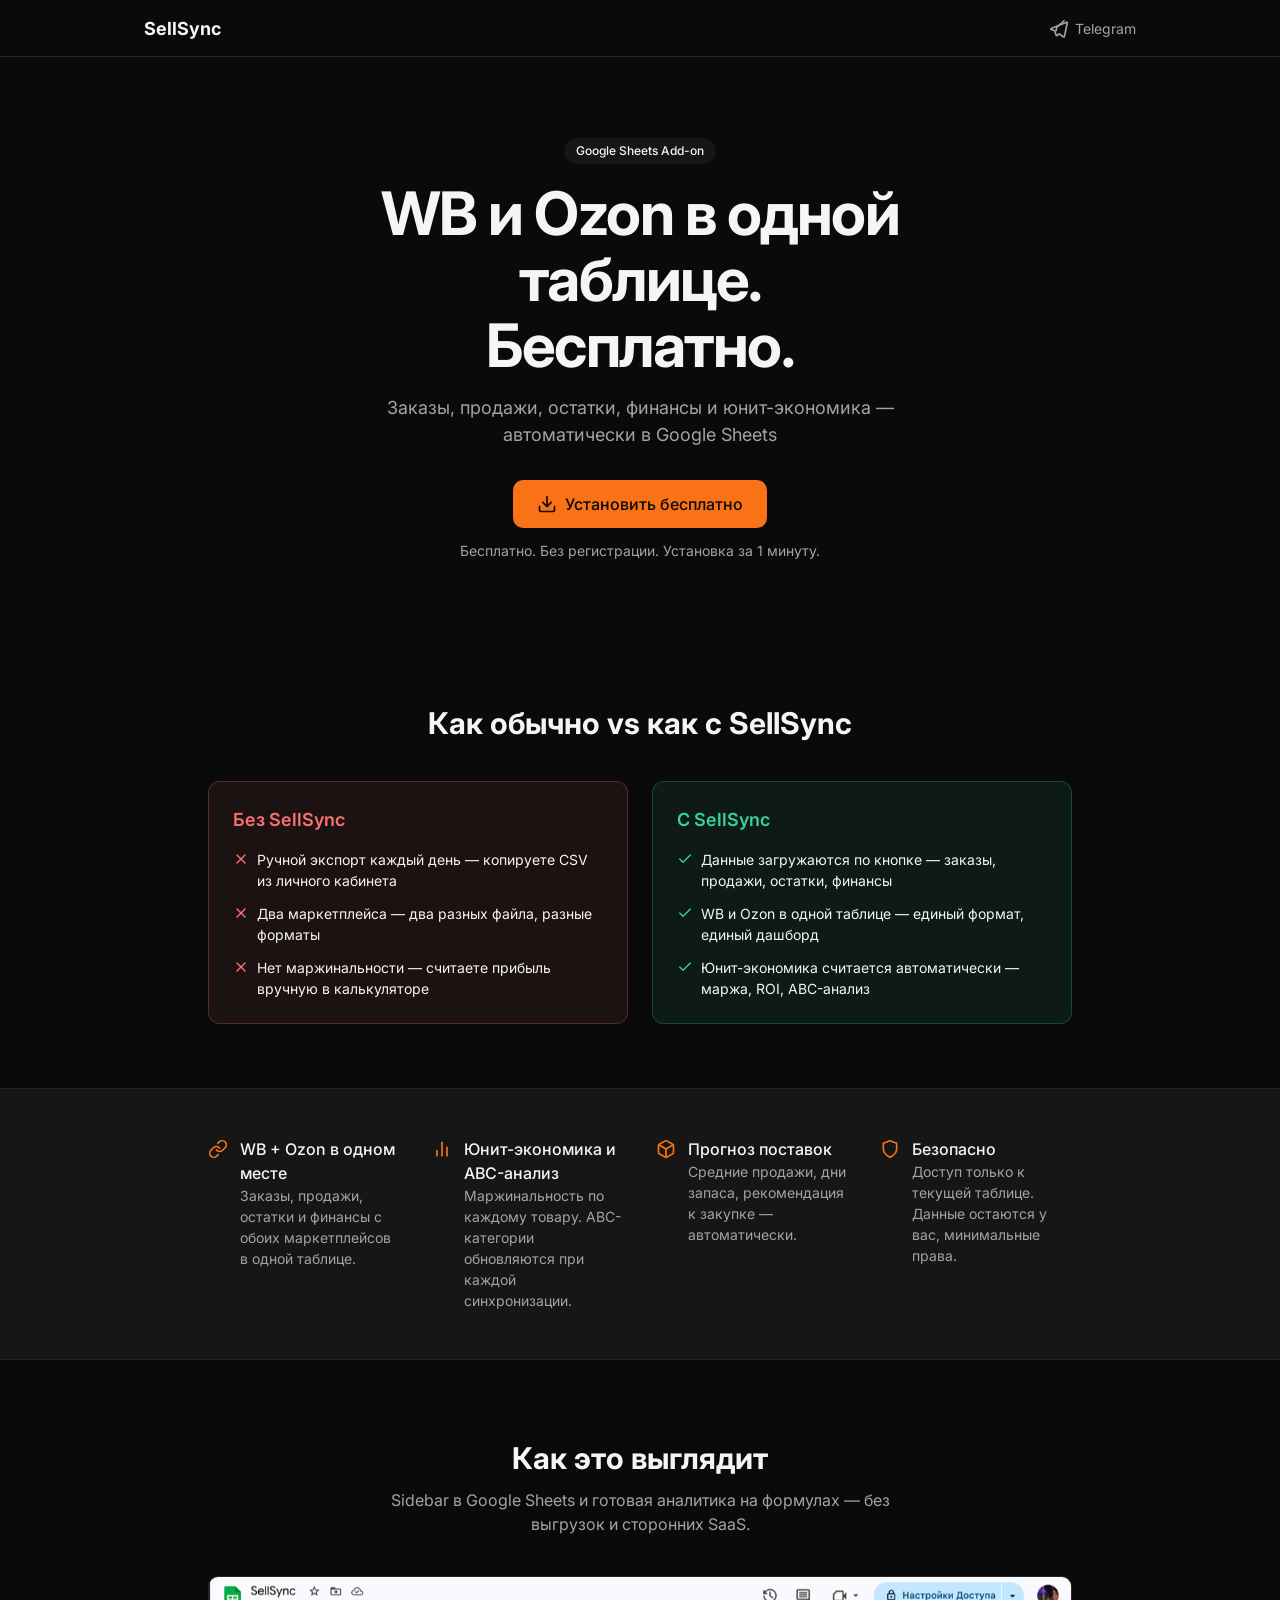
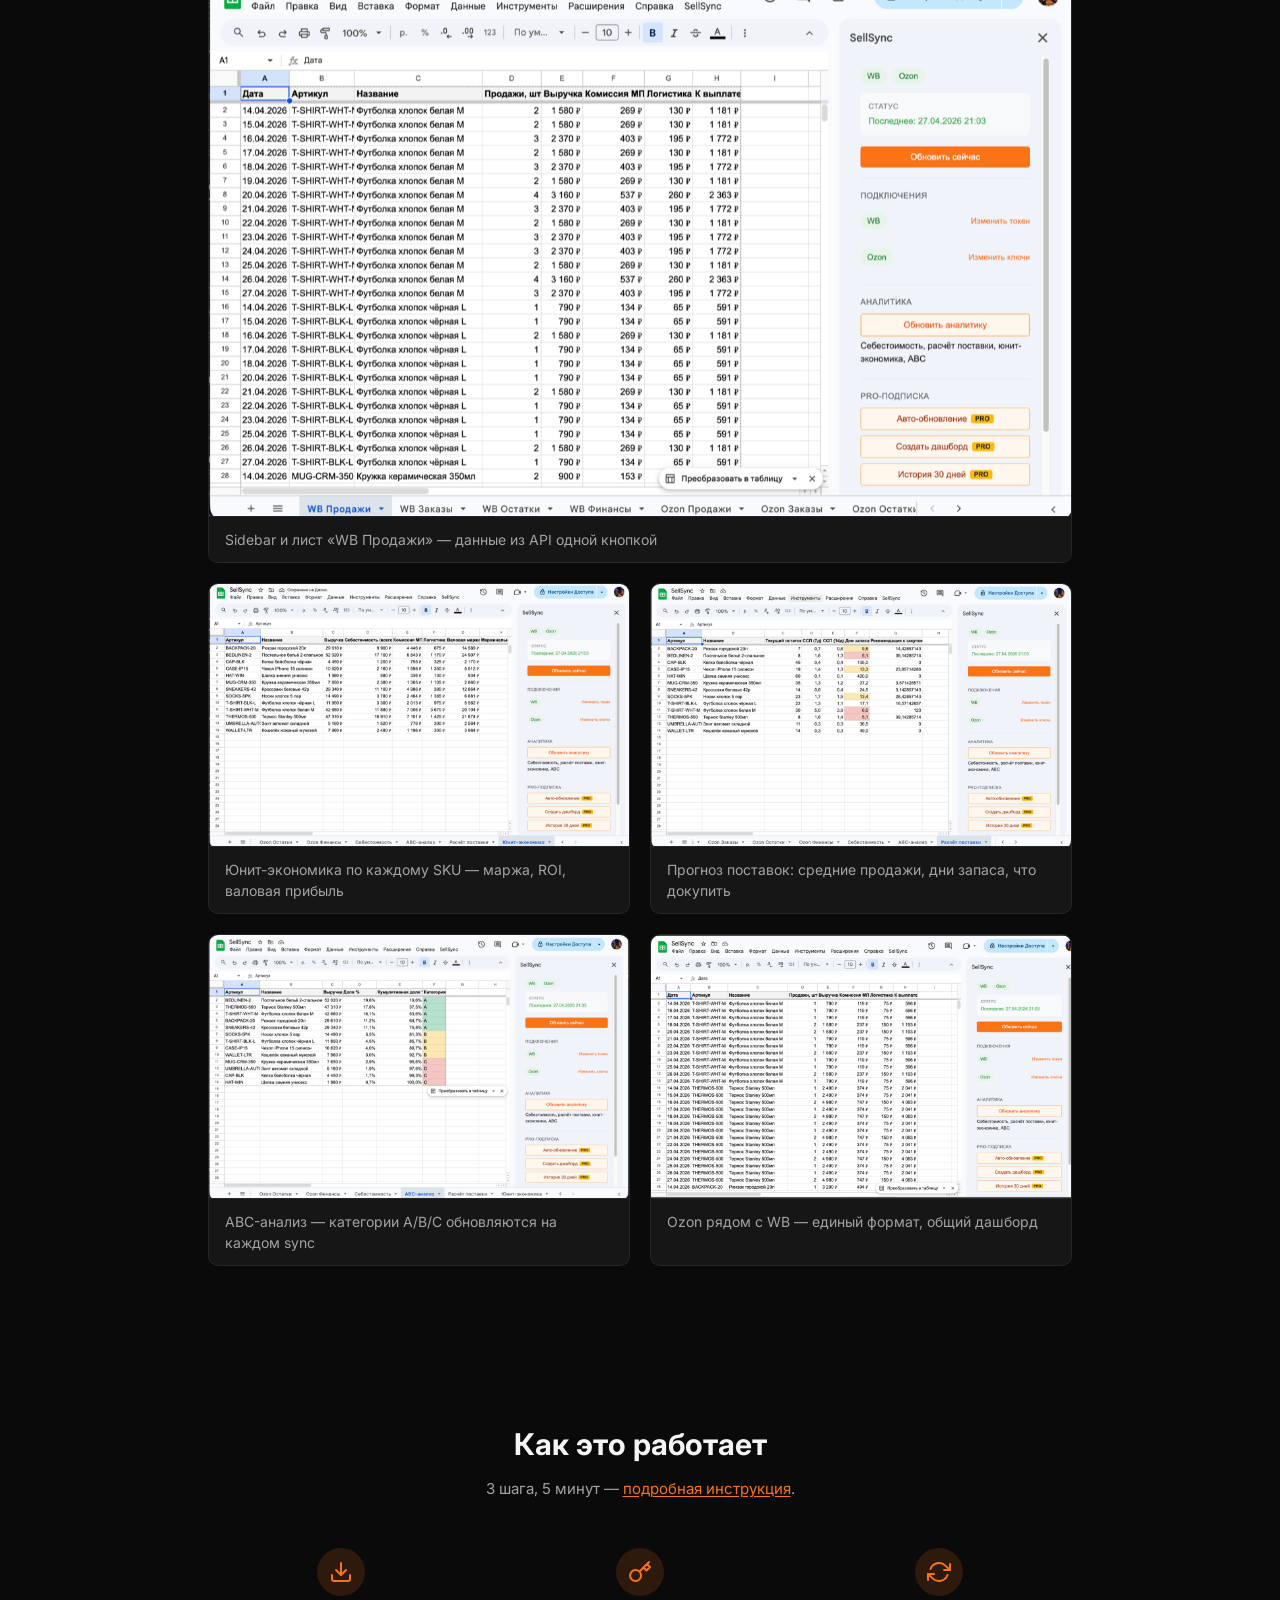
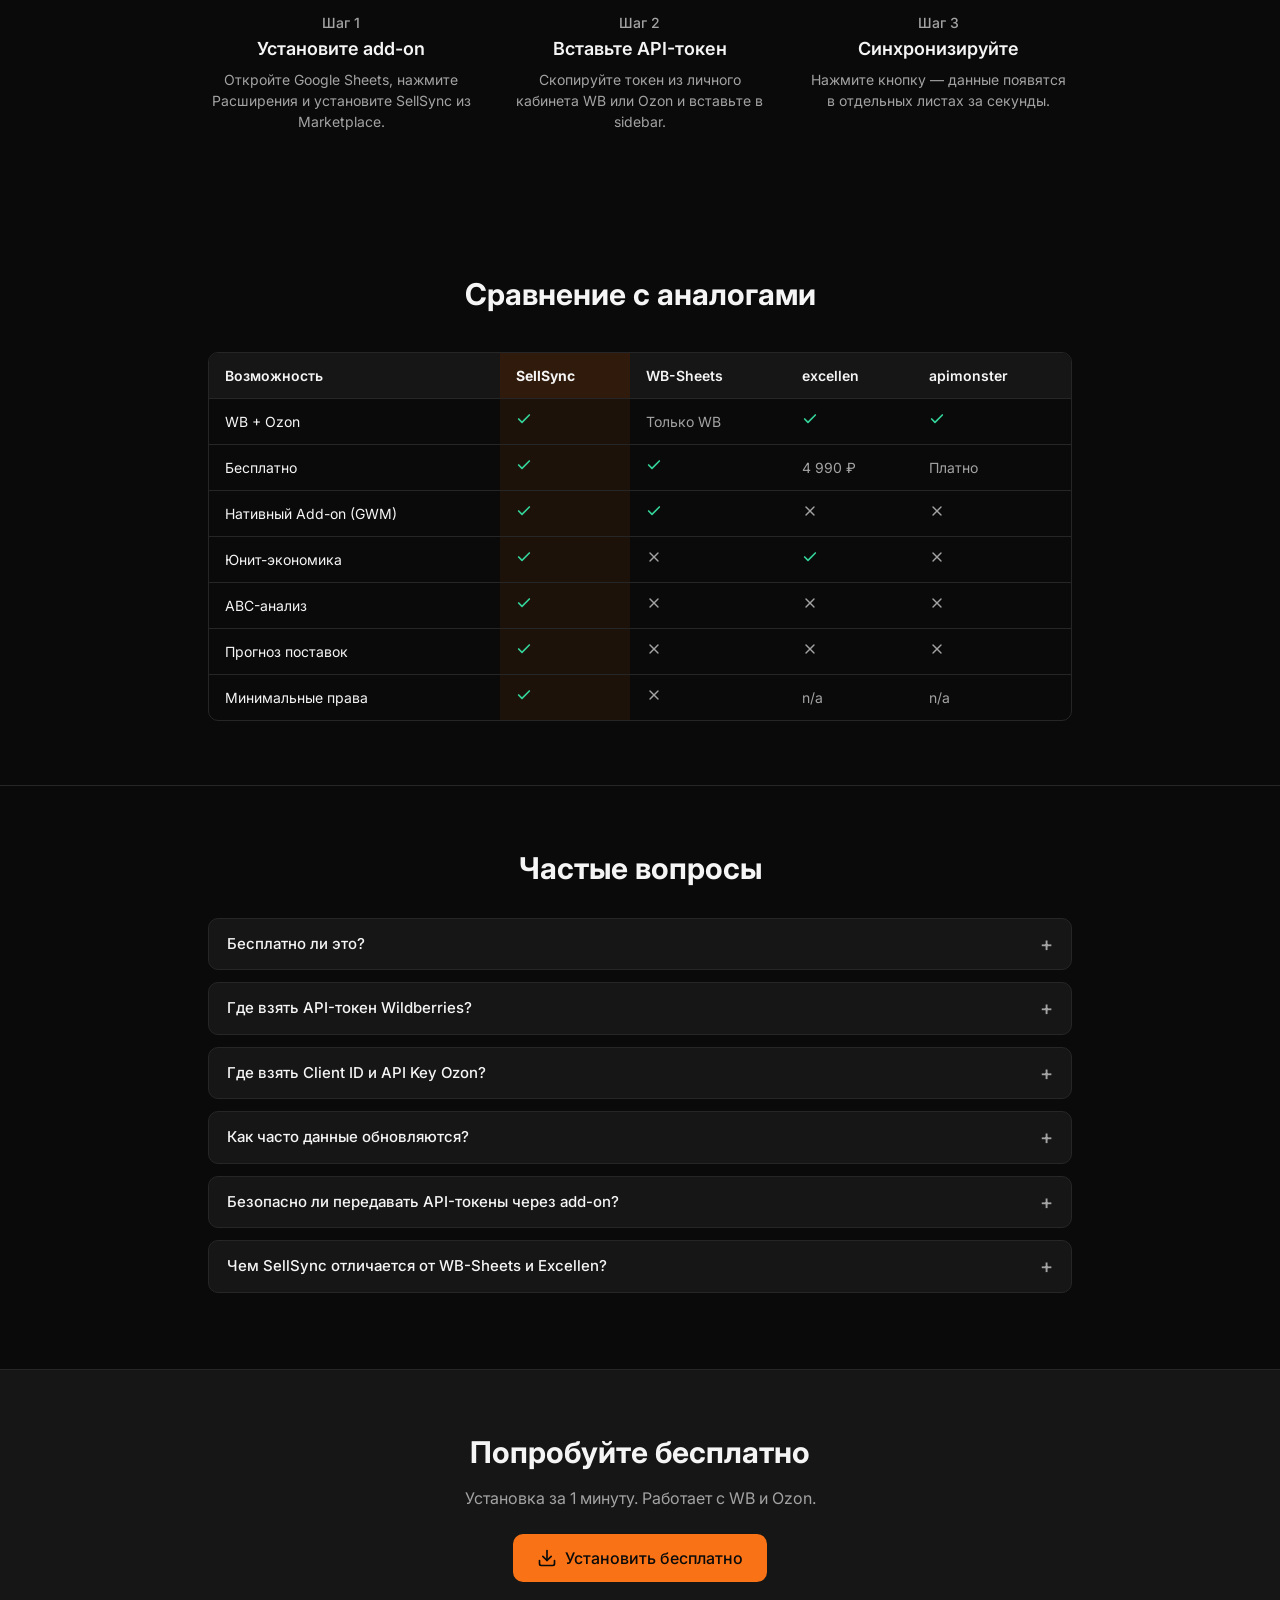
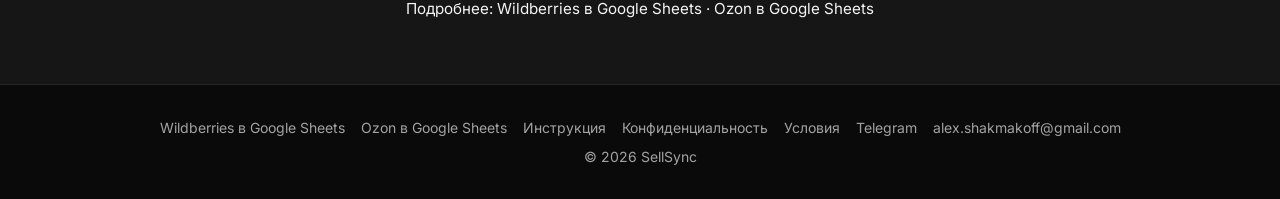
<file: index.html>
<!DOCTYPE html>
<html lang="ru">
<head>
  <meta charset="UTF-8">
  <meta name="viewport" content="width=device-width, initial-scale=1.0">

  <title>SellSync — WB и Ozon в Google Sheets. Бесплатный Add-on</title>
  <meta name="description" content="Заказы, продажи, остатки, финансы и юнит-экономика с Wildberries и Ozon — автоматически в Google Sheets. Бесплатный Google Workspace Add-on.">
  <meta name="keywords" content="wildberries google sheets, ozon google sheets, выгрузка wildberries, wb аналитика, ozon аналитика, маркетплейс google sheets, юнит-экономика wildberries, юнит-экономика ozon">
  <link rel="canonical" href="https://sellsync.bobot.click/">

  <!-- Search engine verification -->
  <meta name="yandex-verification" content="e989d5af87aa08bd">
  <meta name="google-site-verification" content="Suym1DY9x-EqzPrhPrK0IMof8knCBZZmkoHnWsVmByE">

  <!-- Favicon -->
  <link rel="icon" type="image/png" sizes="32x32" href="/favicon.png">
  <link rel="icon" type="image/png" sizes="192x192" href="/icon-192.png">
  <link rel="icon" type="image/png" sizes="512x512" href="/icon-512.png">
  <link rel="apple-touch-icon" sizes="180x180" href="/apple-touch-icon.png">

  <!-- Open Graph -->
  <meta property="og:title" content="SellSync — WB и Ozon в Google Sheets">
  <meta property="og:description" content="Заказы, продажи, остатки, финансы и юнит-экономика — автоматически в Google Sheets. Бесплатный Add-on.">
  <meta property="og:url" content="https://sellsync.bobot.click/">
  <meta property="og:type" content="website">
  <meta property="og:locale" content="ru_RU">
  <meta property="og:site_name" content="SellSync">
  <meta property="og:image" content="https://sellsync.bobot.click/og-image.png">
  <meta property="og:image:width" content="1200">
  <meta property="og:image:height" content="630">
  <meta property="og:image:alt" content="SellSync — бесплатный Add-on для выгрузки WB и Ozon в Google Sheets">
  <meta name="twitter:card" content="summary_large_image">
  <meta name="twitter:title" content="SellSync — WB и Ozon в Google Sheets">
  <meta name="twitter:description" content="Заказы, продажи, остатки, финансы и юнит-экономика — автоматически в Google Sheets. Бесплатный Add-on.">
  <meta name="twitter:image" content="https://sellsync.bobot.click/og-image.png">

  <!-- Fonts -->
  <link rel="preconnect" href="https://fonts.googleapis.com">
  <link rel="preconnect" href="https://fonts.gstatic.com" crossorigin>
  <link href="https://fonts.googleapis.com/css2?family=Inter:wght@400;500;600;700&display=swap&subset=cyrillic,latin" rel="stylesheet">

  <link rel="stylesheet" href="styles.css">

  <!-- JSON-LD -->
  <script type="application/ld+json">
  {
    "@context": "https://schema.org",
    "@type": "SoftwareApplication",
    "name": "SellSync",
    "applicationCategory": "BusinessApplication",
    "operatingSystem": "Web",
    "description": "Google Workspace Add-on для выгрузки данных Wildberries и Ozon в Google Sheets. Заказы, продажи, остатки, финансы, юнит-экономика.",
    "url": "https://sellsync.bobot.click",
    "offers": {
      "@type": "Offer",
      "price": "0",
      "priceCurrency": "RUB",
      "availability": "https://schema.org/InStock"
    }
  }
  </script>

  <!-- JSON-LD FAQPage -->
  <script type="application/ld+json">
  {
    "@context": "https://schema.org",
    "@type": "FAQPage",
    "mainEntity": [
      {
        "@type": "Question",
        "name": "Бесплатно ли это?",
        "acceptedAnswer": {
          "@type": "Answer",
          "text": "Да, базовые функции SellSync бесплатны: оба маркетплейса (WB и Ozon), все типы данных (заказы, продажи, остатки, финансы), юнит-экономика, ABC-анализ и прогноз поставок. Подписка появится позже и закроет авто-обновление и расширенную историю."
        }
      },
      {
        "@type": "Question",
        "name": "Где взять API-токен Wildberries?",
        "acceptedAnswer": {
          "@type": "Answer",
          "text": "В личном кабинете продавца WB: Профиль → Настройки → Доступ к API → Создать новый токен. Отметьте категории Контент, Маркетплейс, Статистика, Финансы, Аналитика. Токен начинается с eyJ — скопируйте его сразу, после закрытия окна WB больше не покажет."
        }
      },
      {
        "@type": "Question",
        "name": "Где взять Client ID и API Key Ozon?",
        "acceptedAnswer": {
          "@type": "Answer",
          "text": "В кабинете Ozon Seller: Настройки → Seller API → Сгенерировать ключ. Выберите роль Admin Read Only — этого достаточно. Скопируйте API Key (UUID) и Client ID — оба значения нужно вставить в sidebar SellSync."
        }
      },
      {
        "@type": "Question",
        "name": "Как часто данные обновляются?",
        "acceptedAnswer": {
          "@type": "Answer",
          "text": "В Free-плане — вручную: нажимаете «Обновить сейчас» в sidebar, и SellSync синхронизирует все листы за 1–3 минуты. Авто-обновление по расписанию (раз в час, 6 или 12 часов) появится в платном плане."
        }
      },
      {
        "@type": "Question",
        "name": "Безопасно ли передавать API-токены через add-on?",
        "acceptedAnswer": {
          "@type": "Answer",
          "text": "Токены хранятся в UserProperties — это защищённое хранилище Google Apps Script, доступное только вам. SellSync не отправляет токены никуда, кроме API Wildberries и Ozon. Add-on запрашивает доступ только к текущей таблице (currentonly), а не ко всем вашим документам Google."
        }
      },
      {
        "@type": "Question",
        "name": "Чем SellSync отличается от WB-Sheets и Excellen?",
        "acceptedAnswer": {
          "@type": "Answer",
          "text": "WB-Sheets от AliRadar поддерживает только Wildberries и не обновлялся с февраля 2022. Excellen — это платный шаблон Google Sheets за 4 990 ₽, не нативный аддон, без авто-синхронизации. SellSync — единственный бесплатный нативный аддон в Google Workspace Marketplace, который покрывает и WB, и Ozon в одной таблице с юнит-экономикой и ABC-анализом."
        }
      }
    ]
  }
  </script>

  <!-- Analytics -->
  <script async defer
    data-website-id="366d4537-053c-4a3b-89a4-de2ef907ab2b"
    src="https://umami.bobot.click/script.js"></script>
  <script defer src="/analytics.js"></script>
</head>
<body data-page="main">

  <!-- Header -->
  <header class="header">
    <div class="header-inner container-lg">
      <span class="header-logo">SellSync</span>
      <a href="https://t.me/aleksandr_later" class="header-link" target="_blank" rel="noopener"
         data-event="external_telegram" data-event-location="header" data-event-page="main">
        <svg width="20" height="20" viewBox="0 0 24 24" fill="none" stroke="currentColor" stroke-width="2" stroke-linecap="round" stroke-linejoin="round"><path d="M21.2 5.1L2.5 12.5c-.6.2-.6 1.1 0 1.3l4.4 1.5 1.7 5.3c.2.5.8.7 1.2.4l2.5-2 4.8 3.5c.5.4 1.2.1 1.4-.5L21.9 6c.2-.7-.4-1.2-1-.9z"/><path d="M8.6 15.3l.6-4 8.8-8"/></svg>
        Telegram
      </a>
    </div>
  </header>

  <!-- Hero -->
  <section class="hero">
    <div class="container-sm">
      <span class="badge">Google Sheets Add-on</span>
      <h1>WB и Ozon в одной таблице.<br>Бесплатно.</h1>
      <p class="hero-subtitle">Заказы, продажи, остатки, финансы и юнит-экономика — автоматически в Google Sheets</p>
      <div>
        <a href="/how-to/" class="btn btn-primary btn-lg pulse-glow"
           data-event="cta_install" data-event-location="hero" data-event-page="main">
          <svg width="20" height="20" viewBox="0 0 24 24" fill="none" stroke="currentColor" stroke-width="2" stroke-linecap="round" stroke-linejoin="round"><path d="M21 15v4a2 2 0 0 1-2 2H5a2 2 0 0 1-2-2v-4"/><polyline points="7 10 12 15 17 10"/><line x1="12" y1="15" x2="12" y2="3"/></svg>
          Установить бесплатно
        </a>
      </div>
      <p class="hero-sub-cta">Бесплатно. Без регистрации. Установка за 1 минуту.</p>
    </div>
  </section>

  <!-- Before / After -->
  <section class="before-after">
    <div class="container-md">
      <h2>Как обычно vs как с SellSync</h2>
      <div class="before-after-grid">

        <!-- Without -->
        <div class="card card-destructive">
          <div class="card-header">
            <div class="card-title">Без SellSync</div>
          </div>
          <div class="card-content">
            <div class="point">
              <svg class="icon icon-destructive" width="16" height="16" viewBox="0 0 24 24" fill="none" stroke="currentColor" stroke-width="2" stroke-linecap="round" stroke-linejoin="round"><line x1="18" y1="6" x2="6" y2="18"/><line x1="6" y1="6" x2="18" y2="18"/></svg>
              <p>Ручной экспорт каждый день — копируете CSV из личного кабинета</p>
            </div>
            <div class="point">
              <svg class="icon icon-destructive" width="16" height="16" viewBox="0 0 24 24" fill="none" stroke="currentColor" stroke-width="2" stroke-linecap="round" stroke-linejoin="round"><line x1="18" y1="6" x2="6" y2="18"/><line x1="6" y1="6" x2="18" y2="18"/></svg>
              <p>Два маркетплейса — два разных файла, разные форматы</p>
            </div>
            <div class="point">
              <svg class="icon icon-destructive" width="16" height="16" viewBox="0 0 24 24" fill="none" stroke="currentColor" stroke-width="2" stroke-linecap="round" stroke-linejoin="round"><line x1="18" y1="6" x2="6" y2="18"/><line x1="6" y1="6" x2="18" y2="18"/></svg>
              <p>Нет маржинальности — считаете прибыль вручную в калькуляторе</p>
            </div>
          </div>
        </div>

        <!-- With -->
        <div class="card card-success">
          <div class="card-header">
            <div class="card-title">С SellSync</div>
          </div>
          <div class="card-content">
            <div class="point">
              <svg class="icon icon-success" width="16" height="16" viewBox="0 0 24 24" fill="none" stroke="currentColor" stroke-width="2" stroke-linecap="round" stroke-linejoin="round"><polyline points="20 6 9 17 4 12"/></svg>
              <p>Данные загружаются по кнопке — заказы, продажи, остатки, финансы</p>
            </div>
            <div class="point">
              <svg class="icon icon-success" width="16" height="16" viewBox="0 0 24 24" fill="none" stroke="currentColor" stroke-width="2" stroke-linecap="round" stroke-linejoin="round"><polyline points="20 6 9 17 4 12"/></svg>
              <p>WB и Ozon в одной таблице — единый формат, единый дашборд</p>
            </div>
            <div class="point">
              <svg class="icon icon-success" width="16" height="16" viewBox="0 0 24 24" fill="none" stroke="currentColor" stroke-width="2" stroke-linecap="round" stroke-linejoin="round"><polyline points="20 6 9 17 4 12"/></svg>
              <p>Юнит-экономика считается автоматически — маржа, ROI, ABC-анализ</p>
            </div>
          </div>
        </div>

      </div>
    </div>
  </section>

  <!-- Features -->
  <section class="features">
    <div class="features-grid container-md">

      <div class="feature">
        <svg class="icon icon-primary" width="20" height="20" viewBox="0 0 24 24" fill="none" stroke="currentColor" stroke-width="2" stroke-linecap="round" stroke-linejoin="round"><path d="M10 13a5 5 0 0 0 7.54.54l3-3a5 5 0 0 0-7.07-7.07l-1.72 1.71"/><path d="M14 11a5 5 0 0 0-7.54-.54l-3 3a5 5 0 0 0 7.07 7.07l1.71-1.71"/></svg>
        <div>
          <p class="feature-title">WB + Ozon в одном месте</p>
          <p class="feature-desc">Заказы, продажи, остатки и финансы с обоих маркетплейсов в одной таблице.</p>
        </div>
      </div>

      <div class="feature">
        <svg class="icon icon-primary" width="20" height="20" viewBox="0 0 24 24" fill="none" stroke="currentColor" stroke-width="2" stroke-linecap="round" stroke-linejoin="round"><line x1="18" y1="20" x2="18" y2="10"/><line x1="12" y1="20" x2="12" y2="4"/><line x1="6" y1="20" x2="6" y2="14"/></svg>
        <div>
          <p class="feature-title">Юнит-экономика и ABC-анализ</p>
          <p class="feature-desc">Маржинальность по каждому товару. ABC-категории обновляются при каждой синхронизации.</p>
        </div>
      </div>

      <div class="feature">
        <svg class="icon icon-primary" width="20" height="20" viewBox="0 0 24 24" fill="none" stroke="currentColor" stroke-width="2" stroke-linecap="round" stroke-linejoin="round"><path d="M21 16V8a2 2 0 0 0-1-1.73l-7-4a2 2 0 0 0-2 0l-7 4A2 2 0 0 0 3 8v8a2 2 0 0 0 1 1.73l7 4a2 2 0 0 0 2 0l7-4A2 2 0 0 0 21 16z"/><polyline points="3.27 6.96 12 12.01 20.73 6.96"/><line x1="12" y1="22.08" x2="12" y2="12"/></svg>
        <div>
          <p class="feature-title">Прогноз поставок</p>
          <p class="feature-desc">Средние продажи, дни запаса, рекомендация к закупке — автоматически.</p>
        </div>
      </div>

      <div class="feature">
        <svg class="icon icon-primary" width="20" height="20" viewBox="0 0 24 24" fill="none" stroke="currentColor" stroke-width="2" stroke-linecap="round" stroke-linejoin="round"><path d="M12 22s8-4 8-10V5l-8-3-8 3v7c0 6 8 10 8 10z"/></svg>
        <div>
          <p class="feature-title">Безопасно</p>
          <p class="feature-desc">Доступ только к текущей таблице. Данные остаются у вас, минимальные права.</p>
        </div>
      </div>

    </div>
  </section>

  <!-- Screenshots -->
  <section class="screenshots">
    <div class="container-md">
      <h2>Как это выглядит</h2>
      <p class="screenshots-subtitle">Sidebar в Google Sheets и готовая аналитика на формулах — без выгрузок и сторонних SaaS.</p>
      <div class="screenshots-grid">

        <figure class="screenshot screenshot-wide">
          <img src="/screenshots/01-sidebar-wb-prodazhi.png" alt="Sidebar SellSync рядом с листом WB Продажи в Google Sheets" width="1280" height="800" loading="lazy">
          <figcaption>Sidebar и лист «WB Продажи» — данные из API одной кнопкой</figcaption>
        </figure>

        <figure class="screenshot">
          <img src="/screenshots/02-unit-ekonomika.png" alt="Лист юнит-экономики: маржинальность, ROI, валовая прибыль по SKU" width="1280" height="800" loading="lazy">
          <figcaption>Юнит-экономика по каждому SKU — маржа, ROI, валовая прибыль</figcaption>
        </figure>

        <figure class="screenshot">
          <img src="/screenshots/03-raschet-postavki.png" alt="Лист расчёта поставки: ССП, дни запаса, рекомендация к закупке" width="1280" height="800" loading="lazy">
          <figcaption>Прогноз поставок: средние продажи, дни запаса, что докупить</figcaption>
        </figure>

        <figure class="screenshot">
          <img src="/screenshots/04-abc-analiz.png" alt="ABC-анализ товаров: доля выручки, кумулятивный процент, категории A/B/C" width="1280" height="800" loading="lazy">
          <figcaption>ABC-анализ — категории A/B/C обновляются на каждом sync</figcaption>
        </figure>

        <figure class="screenshot">
          <img src="/screenshots/05-ozon-prodazhi.png" alt="Лист Ozon Продажи рядом с WB в одной Google-таблице" width="1280" height="800" loading="lazy">
          <figcaption>Ozon рядом с WB — единый формат, общий дашборд</figcaption>
        </figure>

      </div>
    </div>
  </section>

  <!-- How it works -->
  <section class="steps">
    <div class="container-md">
      <h2>Как это работает</h2>
      <p style="text-align: center; color: var(--muted-foreground); margin-top: -32px; margin-bottom: 48px; font-size: 0.9375rem;">3 шага, 5 минут — <a href="/how-to/" style="color: var(--primary); text-decoration: underline; text-underline-offset: 2px;">подробная инструкция</a>.</p>
      <div class="steps-grid">

        <div class="step">
          <div class="step-icon">
            <svg width="24" height="24" viewBox="0 0 24 24" fill="none" stroke="currentColor" stroke-width="2" stroke-linecap="round" stroke-linejoin="round"><path d="M21 15v4a2 2 0 0 1-2 2H5a2 2 0 0 1-2-2v-4"/><polyline points="7 10 12 15 17 10"/><line x1="12" y1="15" x2="12" y2="3"/></svg>
          </div>
          <p class="step-label">Шаг 1</p>
          <h3>Установите add-on</h3>
          <p>Откройте Google Sheets, нажмите Расширения и установите SellSync из Marketplace.</p>
        </div>

        <div class="step">
          <div class="step-icon">
            <svg width="24" height="24" viewBox="0 0 24 24" fill="none" stroke="currentColor" stroke-width="2" stroke-linecap="round" stroke-linejoin="round"><path d="M21 2l-2 2m-7.61 7.61a5.5 5.5 0 1 1-7.778 7.778 5.5 5.5 0 0 1 7.777-7.777zm0 0L15.5 7.5m0 0l3 3L22 7l-3-3m-3.5 3.5L19 4"/></svg>
          </div>
          <p class="step-label">Шаг 2</p>
          <h3>Вставьте API-токен</h3>
          <p>Скопируйте токен из личного кабинета WB или Ozon и вставьте в sidebar.</p>
        </div>

        <div class="step">
          <div class="step-icon">
            <svg width="24" height="24" viewBox="0 0 24 24" fill="none" stroke="currentColor" stroke-width="2" stroke-linecap="round" stroke-linejoin="round"><polyline points="23 4 23 10 17 10"/><polyline points="1 20 1 14 7 14"/><path d="M3.51 9a9 9 0 0 1 14.85-3.36L23 10M1 14l4.64 4.36A9 9 0 0 0 20.49 15"/></svg>
          </div>
          <p class="step-label">Шаг 3</p>
          <h3>Синхронизируйте</h3>
          <p>Нажмите кнопку — данные появятся в отдельных листах за секунды.</p>
        </div>

      </div>
    </div>
  </section>

  <!-- Comparison -->
  <section class="comparison">
    <div class="container-md">
      <h2>Сравнение с аналогами</h2>
      <div class="table-wrap">
        <table>
          <thead>
            <tr>
              <th>Возможность</th>
              <th class="col-sellsync">SellSync</th>
              <th>WB-Sheets</th>
              <th>excellen</th>
              <th>apimonster</th>
            </tr>
          </thead>
          <tbody>
            <tr>
              <td>WB + Ozon</td>
              <td class="col-sellsync table-check">
                <svg width="16" height="16" viewBox="0 0 24 24" fill="none" stroke="currentColor" stroke-width="2.5" stroke-linecap="round" stroke-linejoin="round"><polyline points="20 6 9 17 4 12"/></svg>
              </td>
              <td class="table-x">Только WB</td>
              <td class="table-check">
                <svg width="16" height="16" viewBox="0 0 24 24" fill="none" stroke="currentColor" stroke-width="2.5" stroke-linecap="round" stroke-linejoin="round"><polyline points="20 6 9 17 4 12"/></svg>
              </td>
              <td class="table-check">
                <svg width="16" height="16" viewBox="0 0 24 24" fill="none" stroke="currentColor" stroke-width="2.5" stroke-linecap="round" stroke-linejoin="round"><polyline points="20 6 9 17 4 12"/></svg>
              </td>
            </tr>
            <tr>
              <td>Бесплатно</td>
              <td class="col-sellsync table-check">
                <svg width="16" height="16" viewBox="0 0 24 24" fill="none" stroke="currentColor" stroke-width="2.5" stroke-linecap="round" stroke-linejoin="round"><polyline points="20 6 9 17 4 12"/></svg>
              </td>
              <td class="table-check">
                <svg width="16" height="16" viewBox="0 0 24 24" fill="none" stroke="currentColor" stroke-width="2.5" stroke-linecap="round" stroke-linejoin="round"><polyline points="20 6 9 17 4 12"/></svg>
              </td>
              <td class="table-x">4 990 &#8381;</td>
              <td class="table-x">Платно</td>
            </tr>
            <tr>
              <td>Нативный Add-on (GWM)</td>
              <td class="col-sellsync table-check">
                <svg width="16" height="16" viewBox="0 0 24 24" fill="none" stroke="currentColor" stroke-width="2.5" stroke-linecap="round" stroke-linejoin="round"><polyline points="20 6 9 17 4 12"/></svg>
              </td>
              <td class="table-check">
                <svg width="16" height="16" viewBox="0 0 24 24" fill="none" stroke="currentColor" stroke-width="2.5" stroke-linecap="round" stroke-linejoin="round"><polyline points="20 6 9 17 4 12"/></svg>
              </td>
              <td class="table-x">
                <svg width="16" height="16" viewBox="0 0 24 24" fill="none" stroke="currentColor" stroke-width="2" stroke-linecap="round" stroke-linejoin="round"><line x1="18" y1="6" x2="6" y2="18"/><line x1="6" y1="6" x2="18" y2="18"/></svg>
              </td>
              <td class="table-x">
                <svg width="16" height="16" viewBox="0 0 24 24" fill="none" stroke="currentColor" stroke-width="2" stroke-linecap="round" stroke-linejoin="round"><line x1="18" y1="6" x2="6" y2="18"/><line x1="6" y1="6" x2="18" y2="18"/></svg>
              </td>
            </tr>
            <tr>
              <td>Юнит-экономика</td>
              <td class="col-sellsync table-check">
                <svg width="16" height="16" viewBox="0 0 24 24" fill="none" stroke="currentColor" stroke-width="2.5" stroke-linecap="round" stroke-linejoin="round"><polyline points="20 6 9 17 4 12"/></svg>
              </td>
              <td class="table-x">
                <svg width="16" height="16" viewBox="0 0 24 24" fill="none" stroke="currentColor" stroke-width="2" stroke-linecap="round" stroke-linejoin="round"><line x1="18" y1="6" x2="6" y2="18"/><line x1="6" y1="6" x2="18" y2="18"/></svg>
              </td>
              <td class="table-check">
                <svg width="16" height="16" viewBox="0 0 24 24" fill="none" stroke="currentColor" stroke-width="2.5" stroke-linecap="round" stroke-linejoin="round"><polyline points="20 6 9 17 4 12"/></svg>
              </td>
              <td class="table-x">
                <svg width="16" height="16" viewBox="0 0 24 24" fill="none" stroke="currentColor" stroke-width="2" stroke-linecap="round" stroke-linejoin="round"><line x1="18" y1="6" x2="6" y2="18"/><line x1="6" y1="6" x2="18" y2="18"/></svg>
              </td>
            </tr>
            <tr>
              <td>ABC-анализ</td>
              <td class="col-sellsync table-check">
                <svg width="16" height="16" viewBox="0 0 24 24" fill="none" stroke="currentColor" stroke-width="2.5" stroke-linecap="round" stroke-linejoin="round"><polyline points="20 6 9 17 4 12"/></svg>
              </td>
              <td class="table-x">
                <svg width="16" height="16" viewBox="0 0 24 24" fill="none" stroke="currentColor" stroke-width="2" stroke-linecap="round" stroke-linejoin="round"><line x1="18" y1="6" x2="6" y2="18"/><line x1="6" y1="6" x2="18" y2="18"/></svg>
              </td>
              <td class="table-x">
                <svg width="16" height="16" viewBox="0 0 24 24" fill="none" stroke="currentColor" stroke-width="2" stroke-linecap="round" stroke-linejoin="round"><line x1="18" y1="6" x2="6" y2="18"/><line x1="6" y1="6" x2="18" y2="18"/></svg>
              </td>
              <td class="table-x">
                <svg width="16" height="16" viewBox="0 0 24 24" fill="none" stroke="currentColor" stroke-width="2" stroke-linecap="round" stroke-linejoin="round"><line x1="18" y1="6" x2="6" y2="18"/><line x1="6" y1="6" x2="18" y2="18"/></svg>
              </td>
            </tr>
            <tr>
              <td>Прогноз поставок</td>
              <td class="col-sellsync table-check">
                <svg width="16" height="16" viewBox="0 0 24 24" fill="none" stroke="currentColor" stroke-width="2.5" stroke-linecap="round" stroke-linejoin="round"><polyline points="20 6 9 17 4 12"/></svg>
              </td>
              <td class="table-x">
                <svg width="16" height="16" viewBox="0 0 24 24" fill="none" stroke="currentColor" stroke-width="2" stroke-linecap="round" stroke-linejoin="round"><line x1="18" y1="6" x2="6" y2="18"/><line x1="6" y1="6" x2="18" y2="18"/></svg>
              </td>
              <td class="table-x">
                <svg width="16" height="16" viewBox="0 0 24 24" fill="none" stroke="currentColor" stroke-width="2" stroke-linecap="round" stroke-linejoin="round"><line x1="18" y1="6" x2="6" y2="18"/><line x1="6" y1="6" x2="18" y2="18"/></svg>
              </td>
              <td class="table-x">
                <svg width="16" height="16" viewBox="0 0 24 24" fill="none" stroke="currentColor" stroke-width="2" stroke-linecap="round" stroke-linejoin="round"><line x1="18" y1="6" x2="6" y2="18"/><line x1="6" y1="6" x2="18" y2="18"/></svg>
              </td>
            </tr>
            <tr>
              <td>Минимальные права</td>
              <td class="col-sellsync table-check">
                <svg width="16" height="16" viewBox="0 0 24 24" fill="none" stroke="currentColor" stroke-width="2.5" stroke-linecap="round" stroke-linejoin="round"><polyline points="20 6 9 17 4 12"/></svg>
              </td>
              <td class="table-x">
                <svg width="16" height="16" viewBox="0 0 24 24" fill="none" stroke="currentColor" stroke-width="2" stroke-linecap="round" stroke-linejoin="round"><line x1="18" y1="6" x2="6" y2="18"/><line x1="6" y1="6" x2="18" y2="18"/></svg>
              </td>
              <td class="table-x">n/a</td>
              <td class="table-x">n/a</td>
            </tr>
          </tbody>
        </table>
      </div>
    </div>
  </section>

  <!-- FAQ -->
  <section class="faq">
    <div class="container-md">
      <h2>Частые вопросы</h2>

      <details class="faq-item" data-event="faq_open" data-event-question="is_free" data-event-page="main">
        <summary>Бесплатно ли это?</summary>
        <p>Да, базовые функции SellSync бесплатны: оба маркетплейса (WB и Ozon), все типы данных (заказы, продажи, остатки, финансы), юнит-экономика, ABC-анализ и прогноз поставок. Подписка появится позже и закроет авто-обновление и расширенную историю.</p>
      </details>

      <details class="faq-item" data-event="faq_open" data-event-question="wb_token" data-event-page="main">
        <summary>Где взять API-токен Wildberries?</summary>
        <p>В личном кабинете продавца WB: <strong>Профиль → Настройки → Доступ к API → Создать новый токен</strong>. Отметьте категории <strong>Контент, Маркетплейс, Статистика, Финансы, Аналитика</strong>. Токен начинается с <code>eyJ</code> — скопируйте его сразу, после закрытия окна WB больше не покажет.</p>
      </details>

      <details class="faq-item" data-event="faq_open" data-event-question="ozon_keys" data-event-page="main">
        <summary>Где взять Client ID и API Key Ozon?</summary>
        <p>В кабинете Ozon Seller: <strong>Настройки → Seller API → Сгенерировать ключ</strong>. Выберите роль <strong>Admin Read Only</strong> — этого достаточно. Скопируйте API Key (UUID) и Client ID — оба значения нужно вставить в sidebar SellSync.</p>
      </details>

      <details class="faq-item" data-event="faq_open" data-event-question="update_frequency" data-event-page="main">
        <summary>Как часто данные обновляются?</summary>
        <p>В Free-плане — вручную: нажимаете «Обновить сейчас» в sidebar, и SellSync синхронизирует все листы за 1–3 минуты. Авто-обновление по расписанию (раз в час, 6 или 12 часов) появится в платном плане.</p>
      </details>

      <details class="faq-item" data-event="faq_open" data-event-question="token_security" data-event-page="main">
        <summary>Безопасно ли передавать API-токены через add-on?</summary>
        <p>Токены хранятся в <strong>UserProperties</strong> — это защищённое хранилище Google Apps Script, доступное только вам. SellSync не отправляет токены никуда, кроме API Wildberries и Ozon. Add-on запрашивает доступ только к текущей таблице (<code>currentonly</code>), а не ко всем вашим документам Google.</p>
      </details>

      <details class="faq-item" data-event="faq_open" data-event-question="vs_competitors" data-event-page="main">
        <summary>Чем SellSync отличается от WB-Sheets и Excellen?</summary>
        <p><strong>WB-Sheets от AliRadar</strong> поддерживает только Wildberries и не обновлялся с февраля 2022. <strong>Excellen</strong> — это платный шаблон Google Sheets за 4 990 ₽, не нативный аддон, без авто-синхронизации. <strong>SellSync</strong> — единственный бесплатный нативный аддон в Google Workspace Marketplace, который покрывает и WB, и Ozon в одной таблице с юнит-экономикой и ABC-анализом.</p>
      </details>

    </div>
  </section>

  <!-- Final CTA -->
  <section class="final-cta">
    <div class="container-sm" style="max-width: 512px;">
      <h2>Попробуйте бесплатно</h2>
      <p class="final-cta-subtitle">Установка за 1 минуту. Работает с WB и Ozon.</p>
      <a href="/how-to/" class="btn btn-primary btn-lg pulse-glow"
         data-event="cta_install" data-event-location="final" data-event-page="main">
        <svg width="20" height="20" viewBox="0 0 24 24" fill="none" stroke="currentColor" stroke-width="2" stroke-linecap="round" stroke-linejoin="round"><path d="M21 15v4a2 2 0 0 1-2 2H5a2 2 0 0 1-2-2v-4"/><polyline points="7 10 12 15 17 10"/><line x1="12" y1="15" x2="12" y2="3"/></svg>
        Установить бесплатно
      </a>
      <p class="final-cta-links" style="margin-top: 16px; font-size: 0.95em;">
        Подробнее: <a href="/wb-google-sheets/">Wildberries в Google Sheets</a>
        · <a href="/ozon-google-sheets/">Ozon в Google Sheets</a>
      </p>
    </div>
  </section>

  <!-- Footer -->
  <footer class="footer">
    <div class="container-lg">
      <div class="footer-links">
        <a href="/wb-google-sheets/">Wildberries в Google Sheets</a>
        <a href="/ozon-google-sheets/">Ozon в Google Sheets</a>
        <a href="/how-to/">Инструкция</a>
        <a href="/privacy/">Конфиденциальность</a>
        <a href="/terms/">Условия</a>
        <a href="https://t.me/aleksandr_later" target="_blank" rel="noopener"
           data-event="external_telegram" data-event-location="footer" data-event-page="main">Telegram</a>
        <a href="mailto:alex.shakmakoff@gmail.com">alex.shakmakoff@gmail.com</a>
      </div>
      <p>&copy; 2026 SellSync</p>
    </div>
  </footer>

</body>
</html>
</file>
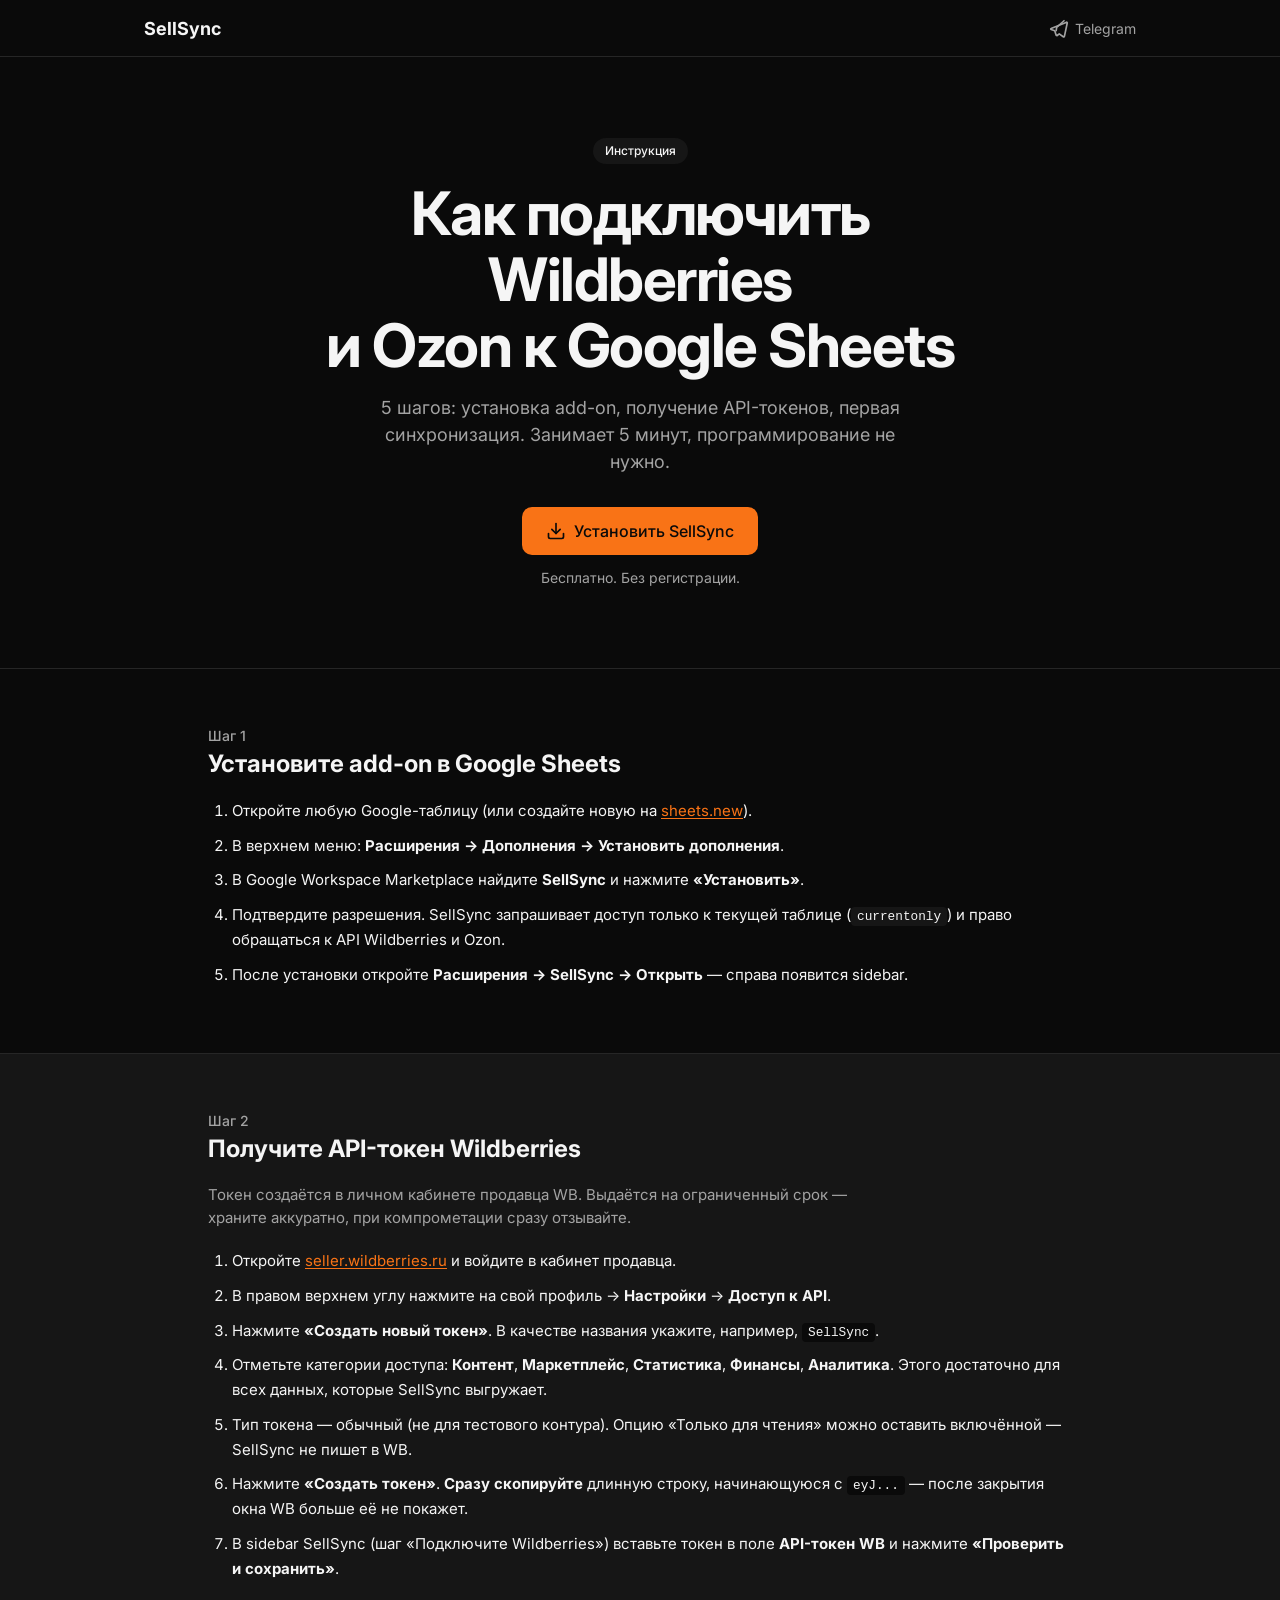
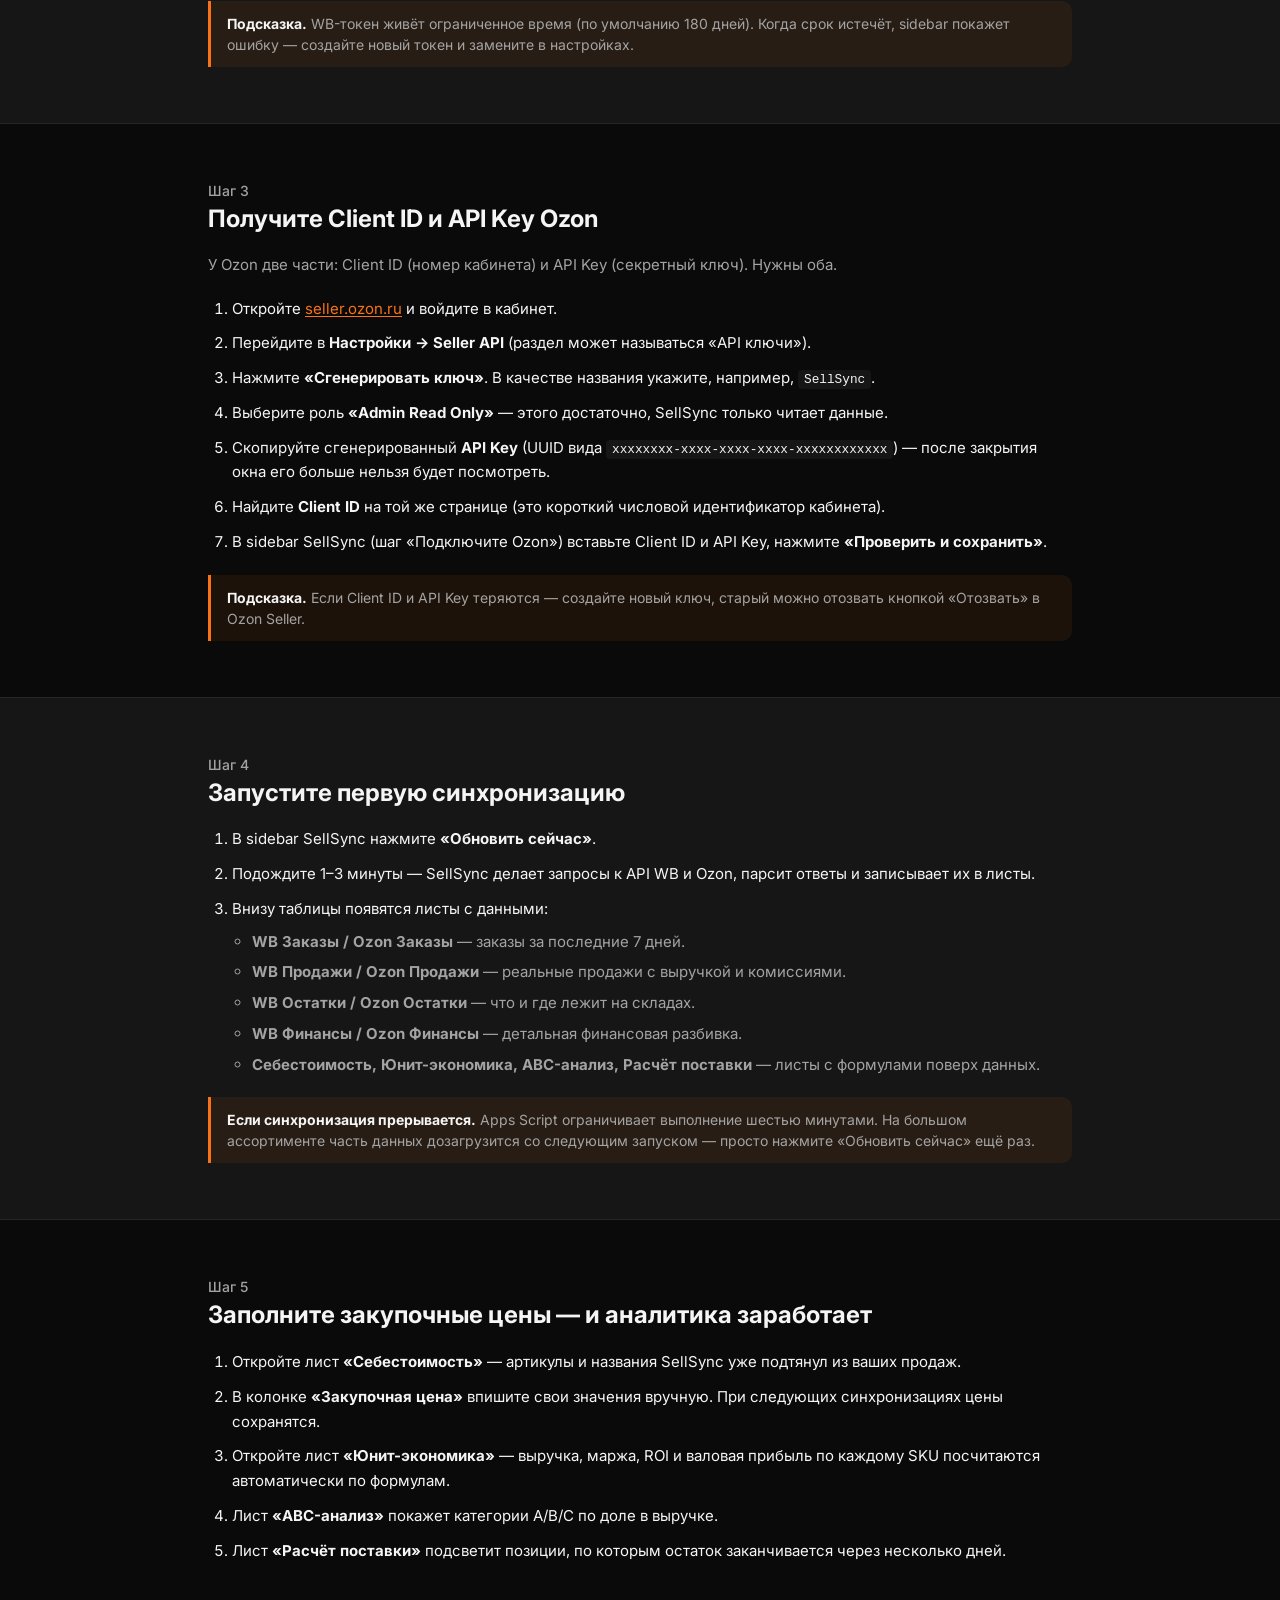
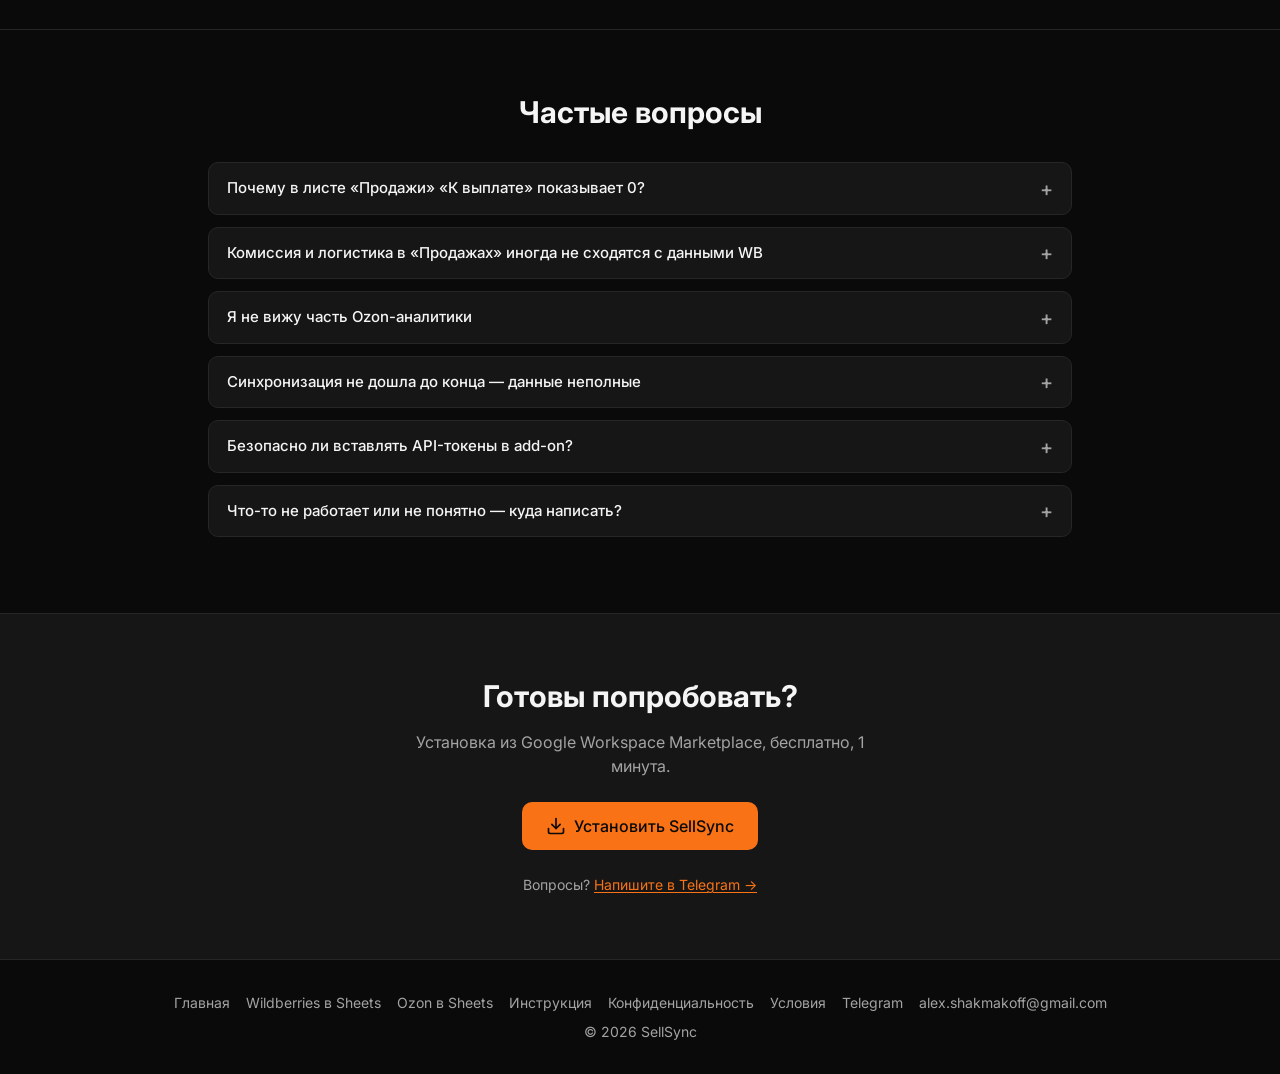
<file: how-to/index.html>
<!DOCTYPE html>
<html lang="ru">
<head>
  <meta charset="UTF-8">
  <meta name="viewport" content="width=device-width, initial-scale=1.0">

  <title>Как подключить Wildberries и Ozon к Google Sheets — инструкция SellSync</title>
  <meta name="description" content="Пошаговая инструкция: установка SellSync, получение API-токена Wildberries, Client ID и API Key Ozon, первый запуск синхронизации в Google Sheets.">
  <meta name="keywords" content="как подключить wildberries к google sheets, api ключ wildberries, как получить api ключ wildberries, client id ozon, api key ozon, sellsync инструкция, sellsync как подключить">
  <link rel="canonical" href="https://sellsync.bobot.click/how-to/">

  <meta name="robots" content="index, follow">

  <!-- Search engine verification -->
  <meta name="yandex-verification" content="e989d5af87aa08bd">
  <meta name="google-site-verification" content="Suym1DY9x-EqzPrhPrK0IMof8knCBZZmkoHnWsVmByE">

  <!-- Favicon -->
  <link rel="icon" type="image/png" sizes="32x32" href="/favicon.png">
  <link rel="icon" type="image/png" sizes="192x192" href="/icon-192.png">
  <link rel="icon" type="image/png" sizes="512x512" href="/icon-512.png">
  <link rel="apple-touch-icon" sizes="180x180" href="/apple-touch-icon.png">

  <!-- Open Graph -->
  <meta property="og:title" content="Как подключить Wildberries и Ozon к Google Sheets">
  <meta property="og:description" content="Пошаговая инструкция: установка SellSync, получение API-токена Wildberries, Client ID и API Key Ozon, первый запуск синхронизации.">
  <meta property="og:url" content="https://sellsync.bobot.click/how-to/">
  <meta property="og:type" content="article">
  <meta property="og:locale" content="ru_RU">
  <meta property="og:site_name" content="SellSync">
  <meta property="og:image" content="https://sellsync.bobot.click/og-image.png">
  <meta property="og:image:width" content="1200">
  <meta property="og:image:height" content="630">
  <meta property="og:image:alt" content="SellSync — Wildberries и Ozon в Google Sheets">
  <meta name="twitter:card" content="summary_large_image">
  <meta name="twitter:title" content="Как подключить Wildberries и Ozon к Google Sheets">
  <meta name="twitter:description" content="Пошаговая инструкция: установка SellSync, получение API-токена Wildberries, Client ID и API Key Ozon, первый запуск синхронизации.">
  <meta name="twitter:image" content="https://sellsync.bobot.click/og-image.png">

  <!-- Fonts -->
  <link rel="preconnect" href="https://fonts.googleapis.com">
  <link rel="preconnect" href="https://fonts.gstatic.com" crossorigin>
  <link href="https://fonts.googleapis.com/css2?family=Inter:wght@400;500;600;700&display=swap&subset=cyrillic,latin" rel="stylesheet">

  <link rel="stylesheet" href="/styles.css">

  <!-- JSON-LD HowTo -->
  <script type="application/ld+json">
  {
    "@context": "https://schema.org",
    "@type": "HowTo",
    "name": "Как подключить Wildberries и Ozon к Google Sheets через SellSync",
    "description": "Пошаговая инструкция по установке SellSync, получению API-токенов Wildberries и Ozon, первой синхронизации данных в Google Sheets.",
    "totalTime": "PT5M",
    "step": [
      {
        "@type": "HowToStep",
        "position": 1,
        "name": "Установить SellSync",
        "text": "Откройте Google Sheets, перейдите в Расширения → Дополнения → Установить дополнения, найдите SellSync и установите."
      },
      {
        "@type": "HowToStep",
        "position": 2,
        "name": "Получить API-токен Wildberries",
        "text": "В личном кабинете WB откройте Профиль → Настройки → Доступ к API, создайте токен с категориями Контент, Маркетплейс, Статистика, Финансы, Аналитика, скопируйте и вставьте в sidebar SellSync.",
        "url": "https://sellsync.bobot.click/how-to/#wb"
      },
      {
        "@type": "HowToStep",
        "position": 3,
        "name": "Получить Client ID и API Key Ozon",
        "text": "В кабинете Ozon Seller откройте Настройки → Seller API, создайте ключ с ролью Admin Read Only, скопируйте Client ID и API Key, вставьте в sidebar SellSync.",
        "url": "https://sellsync.bobot.click/how-to/#ozon"
      },
      {
        "@type": "HowToStep",
        "position": 4,
        "name": "Запустить первую синхронизацию",
        "text": "Нажмите «Обновить сейчас» — за 1–3 минуты появятся листы с заказами, продажами, остатками, финансами и аналитикой."
      },
      {
        "@type": "HowToStep",
        "position": 5,
        "name": "Заполнить себестоимость",
        "text": "Откройте лист «Себестоимость», впишите закупочные цены — юнит-экономика и ABC-анализ заполнятся автоматически."
      }
    ]
  }
  </script>

  <!-- JSON-LD FAQPage -->
  <script type="application/ld+json">
  {
    "@context": "https://schema.org",
    "@type": "FAQPage",
    "mainEntity": [
      {
        "@type": "Question",
        "name": "Почему в листе «Продажи» «К выплате» показывает 0?",
        "acceptedAnswer": {
          "@type": "Answer",
          "text": "Wildberries считает поле forPay асинхронно — первые 24 часа после продажи там может быть 0. Точная сумма к выплате появится позже, либо смотрите её в листе «WB Финансы» (источник — отчёт reportDetailByPeriod)."
        }
      },
      {
        "@type": "Question",
        "name": "Комиссия и логистика в «Продажах» иногда не сходятся с данными WB",
        "acceptedAnswer": {
          "@type": "Answer",
          "text": "В листе «Продажи» комиссия и логистика приблизительные — они агрегируются из финансовых отчётов и распределяются пропорционально выручке. Точные суммы — в листах «WB Финансы» и «Ozon Финансы», там данные напрямую из финансовых API."
        }
      },
      {
        "@type": "Question",
        "name": "Я не вижу часть Ozon-аналитики",
        "acceptedAnswer": {
          "@type": "Answer",
          "text": "Часть продвинутых отчётов Ozon доступна только продавцам с подпиской Premium. Это ограничение платформы — SellSync не может его обойти. Базовые данные (заказы, продажи, остатки, финансы) работают на любом тарифе Ozon."
        }
      },
      {
        "@type": "Question",
        "name": "Синхронизация не дошла до конца — данные неполные",
        "acceptedAnswer": {
          "@type": "Answer",
          "text": "Apps Script ограничен 6 минутами на одно выполнение. Если ассортимент большой и SellSync не успел всё за один заход, нажмите «Обновить сейчас» ещё раз — SellSync дозагрузит остальное. Это нормально и не приводит к потере данных."
        }
      },
      {
        "@type": "Question",
        "name": "Безопасно ли вставлять API-токены в add-on?",
        "acceptedAnswer": {
          "@type": "Answer",
          "text": "Токены хранятся в UserProperties — это защищённое хранилище Google Apps Script, доступное только вам. SellSync не отправляет токены никуда, кроме самих API Wildberries и Ozon. Add-on запрашивает доступ только к текущей таблице (currentonly), а не ко всем вашим документам."
        }
      },
      {
        "@type": "Question",
        "name": "Что-то не работает или не понятно — куда написать?",
        "acceptedAnswer": {
          "@type": "Answer",
          "text": "Напишите в Telegram (https://t.me/aleksandr_later) — отвечаю быстро, помогу разобраться."
        }
      }
    ]
  }
  </script>

  <!-- Analytics -->
  <script async defer
    data-website-id="366d4537-053c-4a3b-89a4-de2ef907ab2b"
    src="https://umami.bobot.click/script.js"></script>
  <script defer src="/analytics.js"></script>
</head>
<body data-page="how_to">

  <!-- Header -->
  <header class="header">
    <div class="header-inner container-lg">
      <a href="/" class="header-logo">SellSync</a>
      <a href="https://t.me/aleksandr_later" class="header-link" target="_blank" rel="noopener"
         data-event="external_telegram" data-event-location="header" data-event-page="how_to">
        <svg width="20" height="20" viewBox="0 0 24 24" fill="none" stroke="currentColor" stroke-width="2" stroke-linecap="round" stroke-linejoin="round"><path d="M21.2 5.1L2.5 12.5c-.6.2-.6 1.1 0 1.3l4.4 1.5 1.7 5.3c.2.5.8.7 1.2.4l2.5-2 4.8 3.5c.5.4 1.2.1 1.4-.5L21.9 6c.2-.7-.4-1.2-1-.9z"/><path d="M8.6 15.3l.6-4 8.8-8"/></svg>
        Telegram
      </a>
    </div>
  </header>

  <!-- Hero -->
  <section class="hero">
    <div class="container-sm">
      <span class="badge">Инструкция</span>
      <h1>Как подключить Wildberries<br>и Ozon к Google Sheets</h1>
      <p class="hero-subtitle">5 шагов: установка add-on, получение API-токенов, первая синхронизация. Занимает 5 минут, программирование не нужно.</p>
      <div>
        <a href="#install" class="btn btn-primary btn-lg pulse-glow"
           data-event="cta_install" data-event-location="hero" data-event-page="how_to">
          <svg width="20" height="20" viewBox="0 0 24 24" fill="none" stroke="currentColor" stroke-width="2" stroke-linecap="round" stroke-linejoin="round"><path d="M21 15v4a2 2 0 0 1-2 2H5a2 2 0 0 1-2-2v-4"/><polyline points="7 10 12 15 17 10"/><line x1="12" y1="15" x2="12" y2="3"/></svg>
          Установить SellSync
        </a>
      </div>
      <p class="hero-sub-cta">Бесплатно. Без регистрации.</p>
    </div>
  </section>

  <!-- Шаг 1: Установка -->
  <section class="howto-step" id="install">
    <div class="container-md">
      <p class="step-label">Шаг 1</p>
      <h2>Установите add-on в Google Sheets</h2>
      <ol class="howto-list">
        <li>Откройте любую Google-таблицу (или создайте новую на <a href="https://sheets.new" target="_blank" rel="noopener">sheets.new</a>).</li>
        <li>В верхнем меню: <strong>Расширения → Дополнения → Установить дополнения</strong>.</li>
        <li>В Google Workspace Marketplace найдите <strong>SellSync</strong> и нажмите <strong>«Установить»</strong>.</li>
        <li>Подтвердите разрешения. SellSync запрашивает доступ только к текущей таблице (<code>currentonly</code>) и право обращаться к API Wildberries и Ozon.</li>
        <li>После установки откройте <strong>Расширения → SellSync → Открыть</strong> — справа появится sidebar.</li>
      </ol>
    </div>
  </section>

  <!-- Шаг 2: WB -->
  <section class="howto-step howto-step-alt" id="wb">
    <div class="container-md">
      <p class="step-label">Шаг 2</p>
      <h2>Получите API-токен Wildberries</h2>
      <p class="howto-intro">Токен создаётся в личном кабинете продавца WB. Выдаётся на ограниченный срок — храните аккуратно, при компрометации сразу отзывайте.</p>
      <ol class="howto-list">
        <li>Откройте <a href="https://seller.wildberries.ru/" target="_blank" rel="noopener">seller.wildberries.ru</a> и войдите в кабинет продавца.</li>
        <li>В правом верхнем углу нажмите на свой профиль → <strong>Настройки</strong> → <strong>Доступ к API</strong>.</li>
        <li>Нажмите <strong>«Создать новый токен»</strong>. В качестве названия укажите, например, <code>SellSync</code>.</li>
        <li>Отметьте категории доступа: <strong>Контент</strong>, <strong>Маркетплейс</strong>, <strong>Статистика</strong>, <strong>Финансы</strong>, <strong>Аналитика</strong>. Этого достаточно для всех данных, которые SellSync выгружает.</li>
        <li>Тип токена — обычный (не для тестового контура). Опцию «Только для чтения» можно оставить включённой — SellSync не пишет в WB.</li>
        <li>Нажмите <strong>«Создать токен»</strong>. <strong>Сразу скопируйте</strong> длинную строку, начинающуюся с <code>eyJ...</code> — после закрытия окна WB больше её не покажет.</li>
        <li>В sidebar SellSync (шаг «Подключите Wildberries») вставьте токен в поле <strong>API-токен WB</strong> и нажмите <strong>«Проверить и сохранить»</strong>.</li>
      </ol>
      <p class="howto-note"><strong>Подсказка.</strong> WB-токен живёт ограниченное время (по умолчанию 180 дней). Когда срок истечёт, sidebar покажет ошибку — создайте новый токен и замените в настройках.</p>
    </div>
  </section>

  <!-- Шаг 3: Ozon -->
  <section class="howto-step" id="ozon">
    <div class="container-md">
      <p class="step-label">Шаг 3</p>
      <h2>Получите Client ID и API Key Ozon</h2>
      <p class="howto-intro">У Ozon две части: Client ID (номер кабинета) и API Key (секретный ключ). Нужны оба.</p>
      <ol class="howto-list">
        <li>Откройте <a href="https://seller.ozon.ru/" target="_blank" rel="noopener">seller.ozon.ru</a> и войдите в кабинет.</li>
        <li>Перейдите в <strong>Настройки → Seller API</strong> (раздел может называться «API ключи»).</li>
        <li>Нажмите <strong>«Сгенерировать ключ»</strong>. В качестве названия укажите, например, <code>SellSync</code>.</li>
        <li>Выберите роль <strong>«Admin Read Only»</strong> — этого достаточно, SellSync только читает данные.</li>
        <li>Скопируйте сгенерированный <strong>API Key</strong> (UUID вида <code>xxxxxxxx-xxxx-xxxx-xxxx-xxxxxxxxxxxx</code>) — после закрытия окна его больше нельзя будет посмотреть.</li>
        <li>Найдите <strong>Client ID</strong> на той же странице (это короткий числовой идентификатор кабинета).</li>
        <li>В sidebar SellSync (шаг «Подключите Ozon») вставьте Client ID и API Key, нажмите <strong>«Проверить и сохранить»</strong>.</li>
      </ol>
      <p class="howto-note"><strong>Подсказка.</strong> Если Client ID и API Key теряются — создайте новый ключ, старый можно отозвать кнопкой «Отозвать» в Ozon Seller.</p>
    </div>
  </section>

  <!-- Шаг 4: Первый sync -->
  <section class="howto-step howto-step-alt" id="sync">
    <div class="container-md">
      <p class="step-label">Шаг 4</p>
      <h2>Запустите первую синхронизацию</h2>
      <ol class="howto-list">
        <li>В sidebar SellSync нажмите <strong>«Обновить сейчас»</strong>.</li>
        <li>Подождите 1–3 минуты — SellSync делает запросы к API WB и Ozon, парсит ответы и записывает их в листы.</li>
        <li>Внизу таблицы появятся листы с данными:
          <ul class="howto-sublist">
            <li><strong>WB Заказы / Ozon Заказы</strong> — заказы за последние 7 дней.</li>
            <li><strong>WB Продажи / Ozon Продажи</strong> — реальные продажи с выручкой и комиссиями.</li>
            <li><strong>WB Остатки / Ozon Остатки</strong> — что и где лежит на складах.</li>
            <li><strong>WB Финансы / Ozon Финансы</strong> — детальная финансовая разбивка.</li>
            <li><strong>Себестоимость, Юнит-экономика, ABC-анализ, Расчёт поставки</strong> — листы с формулами поверх данных.</li>
          </ul>
        </li>
      </ol>
      <p class="howto-note"><strong>Если синхронизация прерывается.</strong> Apps Script ограничивает выполнение шестью минутами. На большом ассортименте часть данных дозагрузится со следующим запуском — просто нажмите «Обновить сейчас» ещё раз.</p>
    </div>
  </section>

  <!-- Шаг 5: Что дальше -->
  <section class="howto-step" id="cogs">
    <div class="container-md">
      <p class="step-label">Шаг 5</p>
      <h2>Заполните закупочные цены — и аналитика заработает</h2>
      <ol class="howto-list">
        <li>Откройте лист <strong>«Себестоимость»</strong> — артикулы и названия SellSync уже подтянул из ваших продаж.</li>
        <li>В колонке <strong>«Закупочная цена»</strong> впишите свои значения вручную. При следующих синхронизациях цены сохранятся.</li>
        <li>Откройте лист <strong>«Юнит-экономика»</strong> — выручка, маржа, ROI и валовая прибыль по каждому SKU посчитаются автоматически по формулам.</li>
        <li>Лист <strong>«ABC-анализ»</strong> покажет категории A/B/C по доле в выручке.</li>
        <li>Лист <strong>«Расчёт поставки»</strong> подсветит позиции, по которым остаток заканчивается через несколько дней.</li>
      </ol>
    </div>
  </section>

  <!-- FAQ -->
  <section class="faq">
    <div class="container-md">
      <h2>Частые вопросы</h2>

      <details class="faq-item" data-event="faq_open" data-event-question="forpay_zero" data-event-page="how_to">
        <summary>Почему в листе «Продажи» «К выплате» показывает 0?</summary>
        <p>Wildberries считает поле <code>forPay</code> асинхронно — первые 24 часа после продажи там может быть 0. Точная сумма к выплате появится позже, либо смотрите её в листе «WB Финансы» (источник — отчёт <code>reportDetailByPeriod</code>).</p>
      </details>

      <details class="faq-item" data-event="faq_open" data-event-question="commission_mismatch" data-event-page="how_to">
        <summary>Комиссия и логистика в «Продажах» иногда не сходятся с данными WB</summary>
        <p>В листе «Продажи» комиссия и логистика приблизительные — они агрегируются из финансовых отчётов и распределяются пропорционально выручке. Точные суммы — в листах <strong>«WB Финансы»</strong> и <strong>«Ozon Финансы»</strong>, там данные напрямую из финансовых API.</p>
      </details>

      <details class="faq-item" data-event="faq_open" data-event-question="ozon_premium_missing" data-event-page="how_to">
        <summary>Я не вижу часть Ozon-аналитики</summary>
        <p>Часть продвинутых отчётов Ozon доступна только продавцам с подпиской Premium. Это ограничение платформы — SellSync не может его обойти. Базовые данные (заказы, продажи, остатки, финансы) работают на любом тарифе Ozon.</p>
      </details>

      <details class="faq-item" data-event="faq_open" data-event-question="sync_incomplete" data-event-page="how_to">
        <summary>Синхронизация не дошла до конца — данные неполные</summary>
        <p>Apps Script ограничен 6 минутами на одно выполнение. Если ассортимент большой и SellSync не успел всё за один заход, нажмите «Обновить сейчас» ещё раз — SellSync дозагрузит остальное. Это нормально и не приводит к потере данных.</p>
      </details>

      <details class="faq-item" data-event="faq_open" data-event-question="token_security" data-event-page="how_to">
        <summary>Безопасно ли вставлять API-токены в add-on?</summary>
        <p>Токены хранятся в <strong>UserProperties</strong> — это защищённое хранилище Google Apps Script, доступное только вам. SellSync не отправляет токены никуда, кроме самих API Wildberries и Ozon. Add-on запрашивает доступ только к текущей таблице (<code>currentonly</code>), а не ко всем вашим документам.</p>
      </details>

      <details class="faq-item" data-event="faq_open" data-event-question="contact_support" data-event-page="how_to">
        <summary>Что-то не работает или не понятно — куда написать?</summary>
        <p>Напишите в <a href="https://t.me/aleksandr_later" target="_blank" rel="noopener">Telegram</a> — отвечаю быстро, помогу разобраться.</p>
      </details>
    </div>
  </section>

  <!-- Final CTA -->
  <section class="final-cta">
    <div class="container-sm" style="max-width: 512px;">
      <h2>Готовы попробовать?</h2>
      <p class="final-cta-subtitle">Установка из Google Workspace Marketplace, бесплатно, 1 минута.</p>
      <a href="#install" class="btn btn-primary btn-lg pulse-glow"
         data-event="cta_install" data-event-location="final" data-event-page="how_to">
        <svg width="20" height="20" viewBox="0 0 24 24" fill="none" stroke="currentColor" stroke-width="2" stroke-linecap="round" stroke-linejoin="round"><path d="M21 15v4a2 2 0 0 1-2 2H5a2 2 0 0 1-2-2v-4"/><polyline points="7 10 12 15 17 10"/><line x1="12" y1="15" x2="12" y2="3"/></svg>
        Установить SellSync
      </a>
      <p style="margin-top: 24px; font-size: 0.875rem; color: var(--muted-foreground);">
        Вопросы? <a href="https://t.me/aleksandr_later" target="_blank" rel="noopener" style="color: var(--primary); text-decoration: underline; text-underline-offset: 2px;">Напишите в Telegram →</a>
      </p>
    </div>
  </section>

  <!-- Footer -->
  <footer class="footer">
    <div class="container-lg">
      <div class="footer-links">
        <a href="/">Главная</a>
        <a href="/wb-google-sheets/">Wildberries в Sheets</a>
        <a href="/ozon-google-sheets/">Ozon в Sheets</a>
        <a href="/how-to/">Инструкция</a>
        <a href="/privacy/">Конфиденциальность</a>
        <a href="/terms/">Условия</a>
        <a href="https://t.me/aleksandr_later" target="_blank" rel="noopener"
           data-event="external_telegram" data-event-location="footer" data-event-page="how_to">Telegram</a>
        <a href="mailto:alex.shakmakoff@gmail.com">alex.shakmakoff@gmail.com</a>
      </div>
      <p>&copy; 2026 SellSync</p>
    </div>
  </footer>

</body>
</html>
</file>
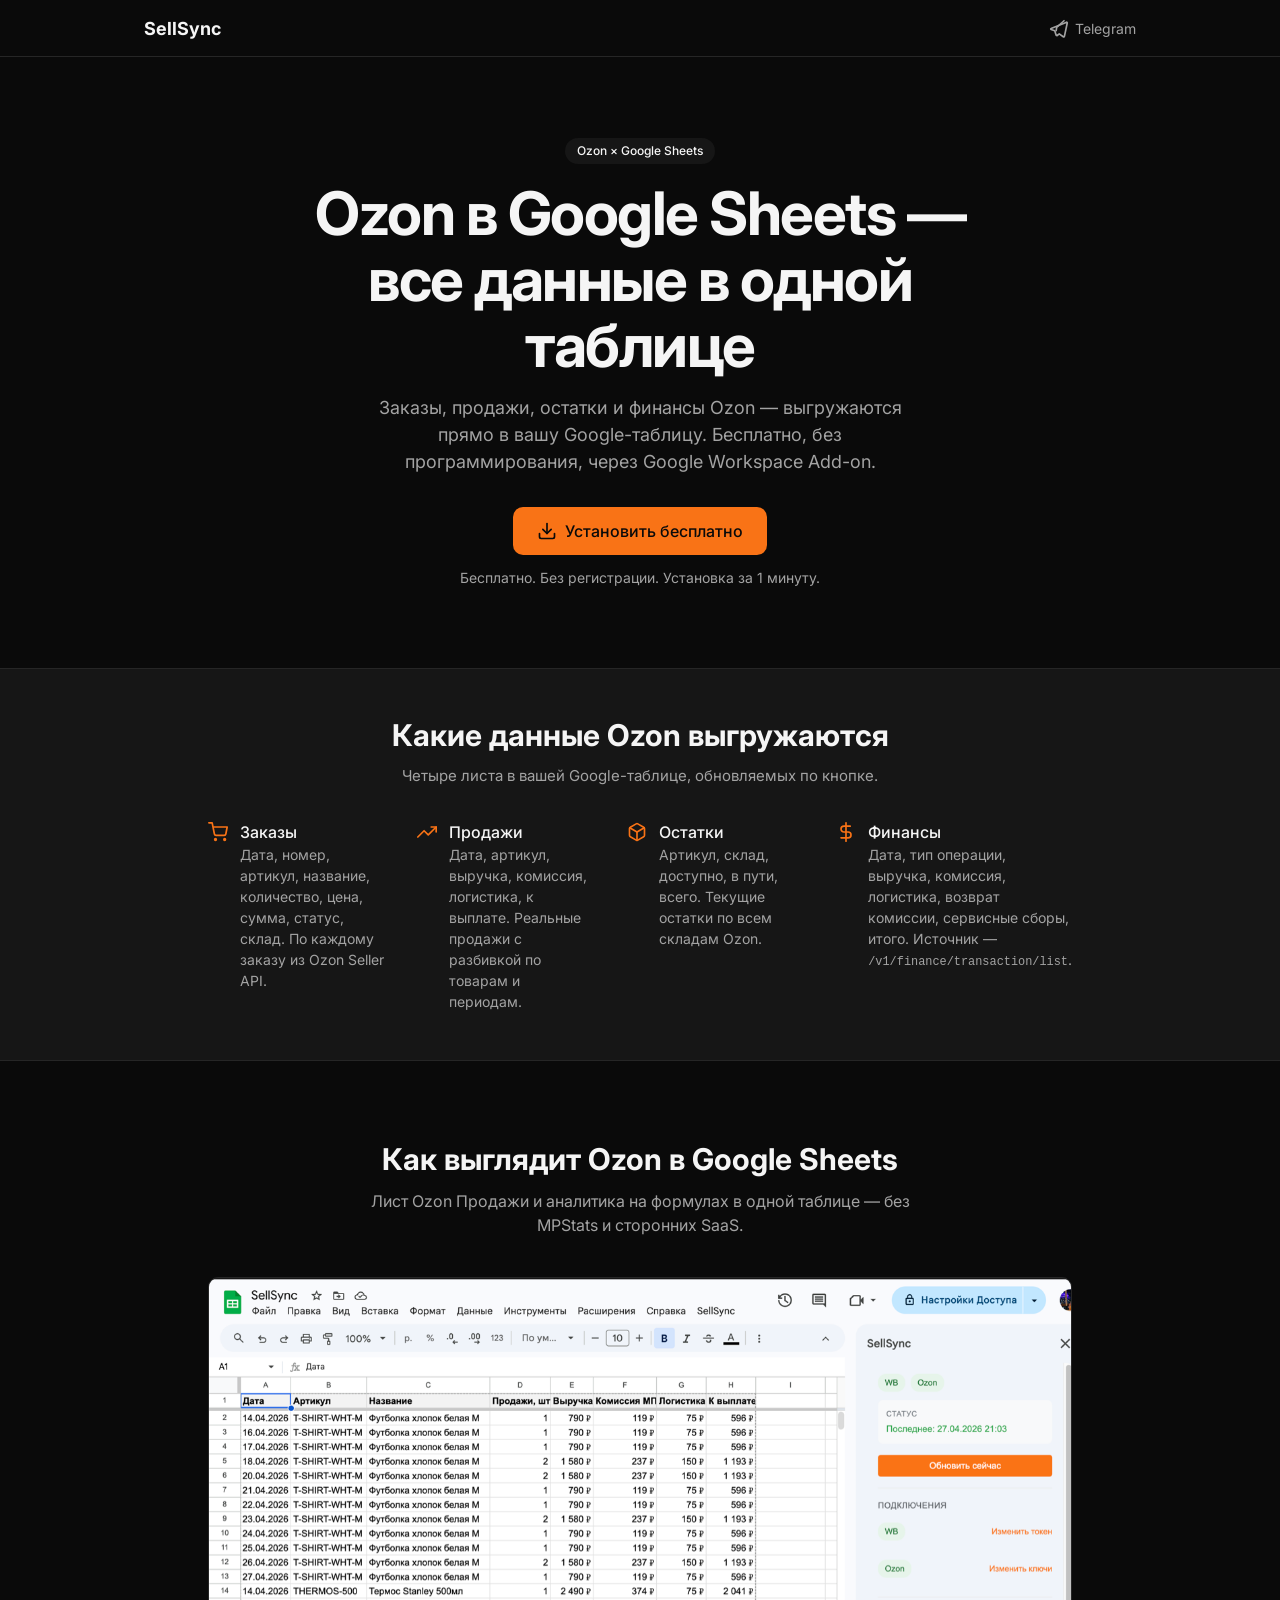
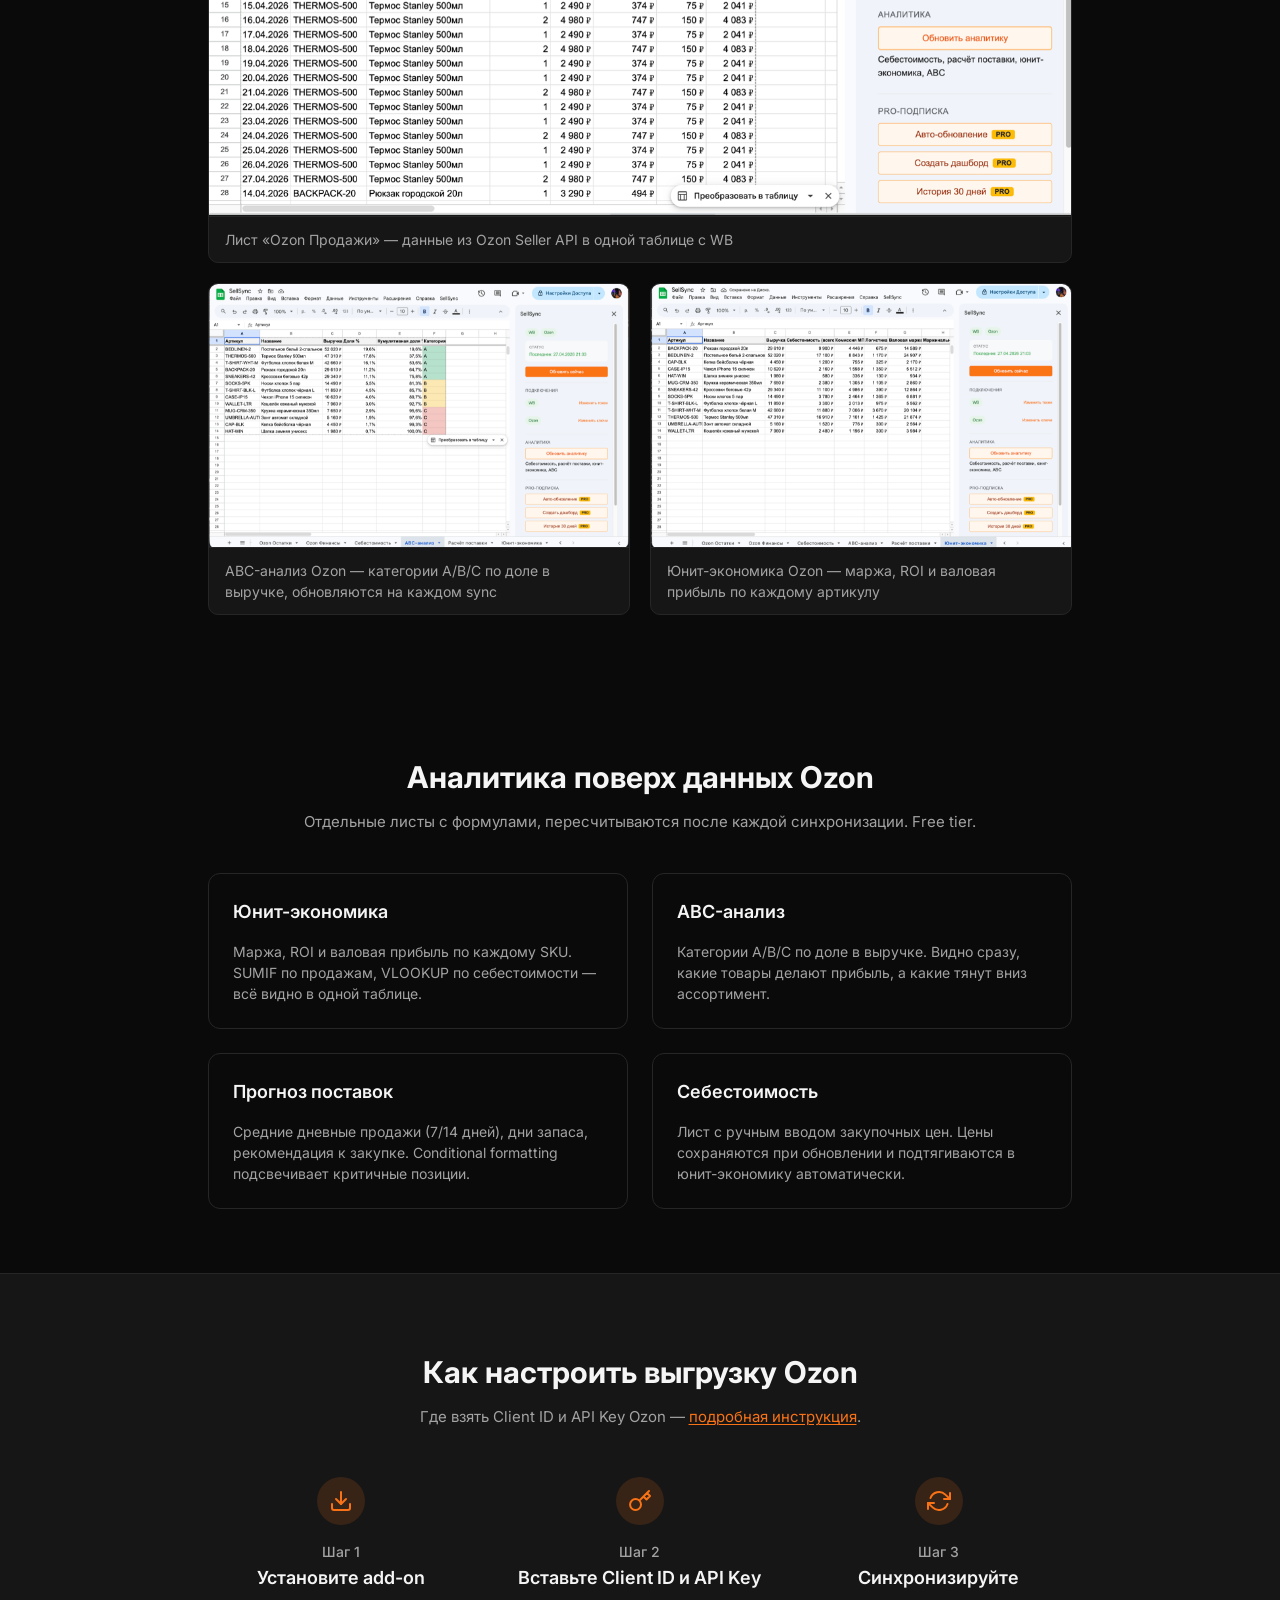
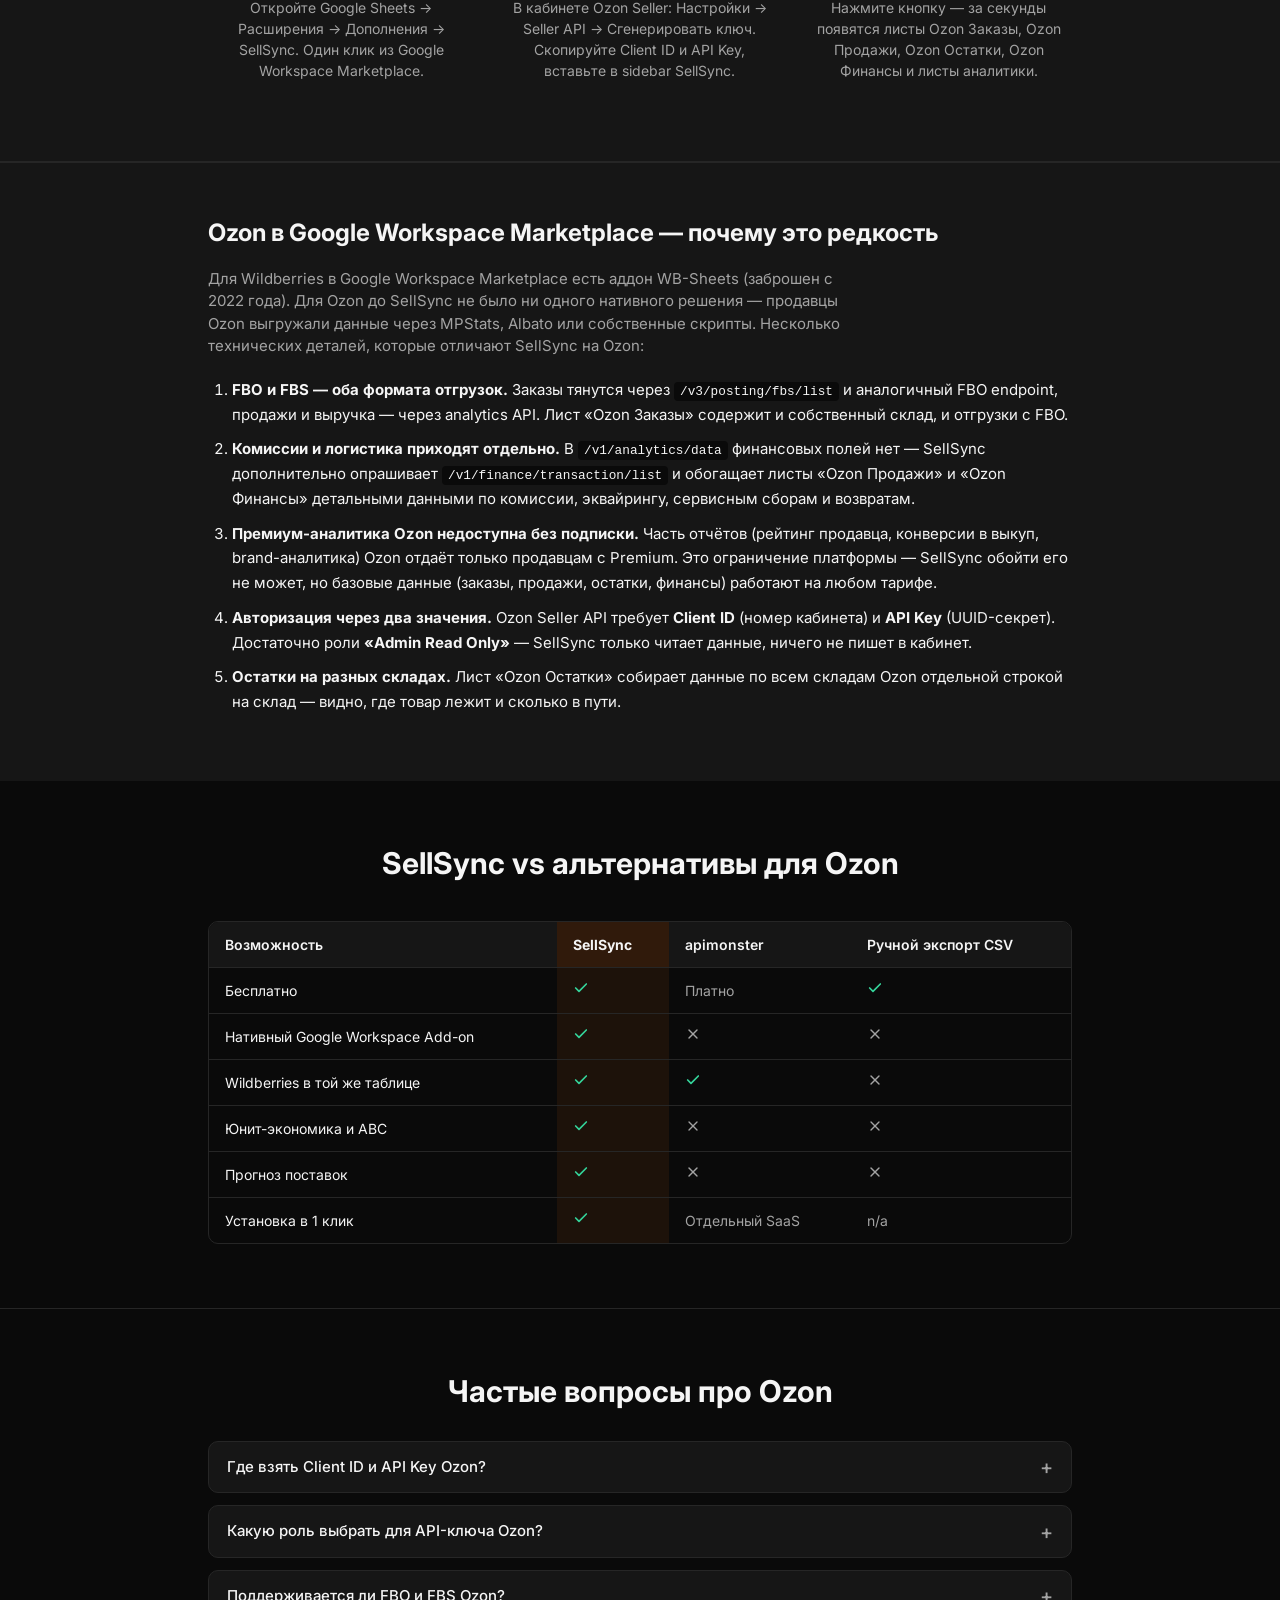
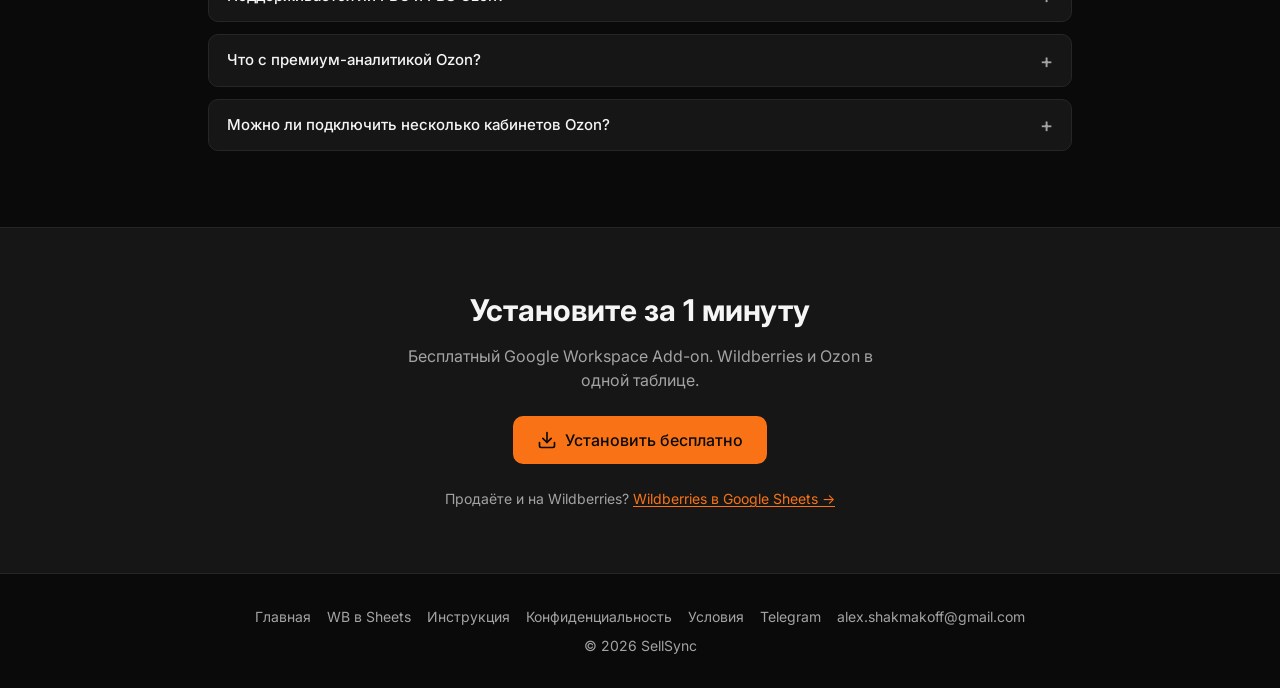
<file: ozon-google-sheets/index.html>
<!DOCTYPE html>
<html lang="ru">
<head>
  <meta charset="UTF-8">
  <meta name="viewport" content="width=device-width, initial-scale=1.0">

  <title>Ozon в Google Sheets — выгрузка заказов, продаж, остатков. Бесплатно — SellSync</title>
  <meta name="description" content="Бесплатный Google Workspace Add-on для выгрузки данных Ozon в Google Sheets: заказы, продажи, остатки, финансы и юнит-экономика. Установка за 1 минуту.">
  <meta name="keywords" content="ozon google sheets, выгрузка ozon в google sheets, ozon api google sheets, аналитика ozon в таблице, юнит-экономика ozon, ozon в гугл таблицу, ozon seller api sheets">
  <link rel="canonical" href="https://sellsync.bobot.click/ozon-google-sheets/">

  <meta name="robots" content="index, follow">

  <!-- Search engine verification -->
  <meta name="yandex-verification" content="e989d5af87aa08bd">
  <meta name="google-site-verification" content="Suym1DY9x-EqzPrhPrK0IMof8knCBZZmkoHnWsVmByE">

  <!-- Open Graph -->
  <meta property="og:title" content="Ozon в Google Sheets — бесплатный Add-on">
  <meta property="og:description" content="Заказы, продажи, остатки, финансы и юнит-экономика Ozon — автоматически в Google Sheets. Бесплатный Google Workspace Add-on.">
  <meta property="og:url" content="https://sellsync.bobot.click/ozon-google-sheets/">
  <meta property="og:type" content="website">
  <meta property="og:locale" content="ru_RU">
  <meta property="og:site_name" content="SellSync">
  <meta property="og:image" content="https://sellsync.bobot.click/og-image.png">
  <meta property="og:image:width" content="1200">
  <meta property="og:image:height" content="630">
  <meta property="og:image:alt" content="SellSync — Wildberries и Ozon в Google Sheets">
  <meta name="twitter:card" content="summary_large_image">
  <meta name="twitter:title" content="Ozon в Google Sheets — бесплатный Add-on">
  <meta name="twitter:description" content="Заказы, продажи, остатки, финансы и юнит-экономика Ozon — автоматически в Google Sheets.">
  <meta name="twitter:image" content="https://sellsync.bobot.click/og-image.png">

  <!-- Fonts -->
  <link rel="preconnect" href="https://fonts.googleapis.com">
  <link rel="preconnect" href="https://fonts.gstatic.com" crossorigin>
  <link href="https://fonts.googleapis.com/css2?family=Inter:wght@400;500;600;700&display=swap&subset=cyrillic,latin" rel="stylesheet">

  <link rel="stylesheet" href="/styles.css">

  <!-- JSON-LD -->
  <script type="application/ld+json">
  {
    "@context": "https://schema.org",
    "@type": "SoftwareApplication",
    "name": "SellSync — Ozon в Google Sheets",
    "applicationCategory": "BusinessApplication",
    "operatingSystem": "Web",
    "description": "Google Workspace Add-on для выгрузки данных Ozon в Google Sheets. Заказы, продажи, остатки, финансы, юнит-экономика, ABC-анализ, прогноз поставок.",
    "url": "https://sellsync.bobot.click/ozon-google-sheets/",
    "offers": {
      "@type": "Offer",
      "price": "0",
      "priceCurrency": "RUB",
      "availability": "https://schema.org/InStock"
    }
  }
  </script>

  <!-- JSON-LD FAQPage -->
  <script type="application/ld+json">
  {
    "@context": "https://schema.org",
    "@type": "FAQPage",
    "mainEntity": [
      {
        "@type": "Question",
        "name": "Где взять Client ID и API Key Ozon?",
        "acceptedAnswer": {
          "@type": "Answer",
          "text": "В кабинете продавца на seller.ozon.ru: Настройки → Seller API → Сгенерировать ключ. Скопируйте API Key (UUID вида xxxxxxxx-xxxx-xxxx-xxxx-xxxxxxxxxxxx) — после закрытия окна его больше не показывают. Client ID — короткий числовой идентификатор кабинета, отображается на той же странице."
        }
      },
      {
        "@type": "Question",
        "name": "Какую роль выбрать для API-ключа Ozon?",
        "acceptedAnswer": {
          "@type": "Answer",
          "text": "Достаточно роли Admin Read Only. SellSync только читает данные из кабинета — заказы, продажи, остатки, финансы. В кабинет Ozon ничего не записывается, поэтому права на запись не нужны."
        }
      },
      {
        "@type": "Question",
        "name": "Поддерживается ли FBO и FBS Ozon?",
        "acceptedAnswer": {
          "@type": "Answer",
          "text": "Да, оба формата отгрузок. Заказы выгружаются и для FBS (отгрузка со склада продавца), и для FBO (склады Ozon). В листе «Ozon Заказы» отгрузки видны вместе с признаком склада, по которому можно фильтровать."
        }
      },
      {
        "@type": "Question",
        "name": "Что с премиум-аналитикой Ozon?",
        "acceptedAnswer": {
          "@type": "Answer",
          "text": "Часть продвинутых отчётов Ozon (рейтинг продавца, конверсия в выкуп, brand-аналитика) доступна только продавцам с подпиской Premium. Это ограничение платформы — SellSync не может его обойти. Базовые данные — заказы, продажи, остатки, финансы — работают на любом тарифе Ozon."
        }
      },
      {
        "@type": "Question",
        "name": "Можно ли подключить несколько кабинетов Ozon?",
        "acceptedAnswer": {
          "@type": "Answer",
          "text": "В одной Google-таблице — одна пара Client ID + API Key Ozon. Если у вас несколько кабинетов, создайте отдельные Google-таблицы и установите SellSync в каждой со своими credentials."
        }
      }
    ]
  }
  </script>

  <!-- Analytics -->
  <script async defer
    data-website-id="366d4537-053c-4a3b-89a4-de2ef907ab2b"
    src="https://umami.bobot.click/script.js"></script>
  <script defer src="/analytics.js"></script>
</head>
<body data-page="ozon">

  <!-- Header -->
  <header class="header">
    <div class="header-inner container-lg">
      <a href="/" class="header-logo">SellSync</a>
      <a href="https://t.me/aleksandr_later" class="header-link" target="_blank" rel="noopener"
         data-event="external_telegram" data-event-location="header" data-event-page="ozon">
        <svg width="20" height="20" viewBox="0 0 24 24" fill="none" stroke="currentColor" stroke-width="2" stroke-linecap="round" stroke-linejoin="round"><path d="M21.2 5.1L2.5 12.5c-.6.2-.6 1.1 0 1.3l4.4 1.5 1.7 5.3c.2.5.8.7 1.2.4l2.5-2 4.8 3.5c.5.4 1.2.1 1.4-.5L21.9 6c.2-.7-.4-1.2-1-.9z"/><path d="M8.6 15.3l.6-4 8.8-8"/></svg>
        Telegram
      </a>
    </div>
  </header>

  <!-- Hero -->
  <section class="hero">
    <div class="container-sm">
      <span class="badge">Ozon × Google Sheets</span>
      <h1>Ozon в Google Sheets —<br>все данные в одной таблице</h1>
      <p class="hero-subtitle">Заказы, продажи, остатки и финансы Ozon — выгружаются прямо в вашу Google-таблицу. Бесплатно, без программирования, через Google Workspace Add-on.</p>
      <div>
        <a href="/how-to/" class="btn btn-primary btn-lg pulse-glow"
           data-event="cta_install" data-event-location="hero" data-event-page="ozon">
          <svg width="20" height="20" viewBox="0 0 24 24" fill="none" stroke="currentColor" stroke-width="2" stroke-linecap="round" stroke-linejoin="round"><path d="M21 15v4a2 2 0 0 1-2 2H5a2 2 0 0 1-2-2v-4"/><polyline points="7 10 12 15 17 10"/><line x1="12" y1="15" x2="12" y2="3"/></svg>
          Установить бесплатно
        </a>
      </div>
      <p class="hero-sub-cta">Бесплатно. Без регистрации. Установка за 1 минуту.</p>
    </div>
  </section>

  <!-- Что выгружается -->
  <section class="features">
    <div class="container-md" style="margin-bottom: 32px; text-align: center;">
      <h2 style="margin-bottom: 12px;">Какие данные Ozon выгружаются</h2>
      <p style="color: var(--muted-foreground); font-size: 0.9375rem;">Четыре листа в вашей Google-таблице, обновляемых по кнопке.</p>
    </div>
    <div class="features-grid container-md">

      <div class="feature">
        <svg class="icon icon-primary" width="20" height="20" viewBox="0 0 24 24" fill="none" stroke="currentColor" stroke-width="2" stroke-linecap="round" stroke-linejoin="round"><circle cx="9" cy="21" r="1"/><circle cx="20" cy="21" r="1"/><path d="M1 1h4l2.68 13.39a2 2 0 0 0 2 1.61h9.72a2 2 0 0 0 2-1.61L23 6H6"/></svg>
        <div>
          <p class="feature-title">Заказы</p>
          <p class="feature-desc">Дата, номер, артикул, название, количество, цена, сумма, статус, склад. По каждому заказу из Ozon Seller API.</p>
        </div>
      </div>

      <div class="feature">
        <svg class="icon icon-primary" width="20" height="20" viewBox="0 0 24 24" fill="none" stroke="currentColor" stroke-width="2" stroke-linecap="round" stroke-linejoin="round"><polyline points="23 6 13.5 15.5 8.5 10.5 1 18"/><polyline points="17 6 23 6 23 12"/></svg>
        <div>
          <p class="feature-title">Продажи</p>
          <p class="feature-desc">Дата, артикул, выручка, комиссия, логистика, к выплате. Реальные продажи с разбивкой по товарам и периодам.</p>
        </div>
      </div>

      <div class="feature">
        <svg class="icon icon-primary" width="20" height="20" viewBox="0 0 24 24" fill="none" stroke="currentColor" stroke-width="2" stroke-linecap="round" stroke-linejoin="round"><path d="M21 16V8a2 2 0 0 0-1-1.73l-7-4a2 2 0 0 0-2 0l-7 4A2 2 0 0 0 3 8v8a2 2 0 0 0 1 1.73l7 4a2 2 0 0 0 2 0l7-4A2 2 0 0 0 21 16z"/><polyline points="3.27 6.96 12 12.01 20.73 6.96"/><line x1="12" y1="22.08" x2="12" y2="12"/></svg>
        <div>
          <p class="feature-title">Остатки</p>
          <p class="feature-desc">Артикул, склад, доступно, в пути, всего. Текущие остатки по всем складам Ozon.</p>
        </div>
      </div>

      <div class="feature">
        <svg class="icon icon-primary" width="20" height="20" viewBox="0 0 24 24" fill="none" stroke="currentColor" stroke-width="2" stroke-linecap="round" stroke-linejoin="round"><line x1="12" y1="1" x2="12" y2="23"/><path d="M17 5H9.5a3.5 3.5 0 0 0 0 7h5a3.5 3.5 0 0 1 0 7H6"/></svg>
        <div>
          <p class="feature-title">Финансы</p>
          <p class="feature-desc">Дата, тип операции, выручка, комиссия, логистика, возврат комиссии, сервисные сборы, итого. Источник — <code style="font-family: ui-monospace, Menlo, monospace; font-size: 0.85em;">/v1/finance/transaction/list</code>.</p>
        </div>
      </div>

    </div>
  </section>

  <!-- Скриншоты -->
  <section class="screenshots">
    <div class="container-md">
      <h2>Как выглядит Ozon в Google Sheets</h2>
      <p class="screenshots-subtitle">Лист Ozon Продажи и аналитика на формулах в одной таблице — без MPStats и сторонних SaaS.</p>
      <div class="screenshots-grid">

        <figure class="screenshot screenshot-wide">
          <img src="/screenshots/05-ozon-prodazhi.png" alt="Лист Ozon Продажи в Google Sheets — выгрузка через Ozon Seller API" width="1280" height="800" loading="lazy">
          <figcaption>Лист «Ozon Продажи» — данные из Ozon Seller API в одной таблице с WB</figcaption>
        </figure>

        <figure class="screenshot">
          <img src="/screenshots/04-abc-analiz.png" alt="ABC-анализ товаров Ozon — доля выручки, кумулятивный процент, категории A/B/C" width="1280" height="800" loading="lazy">
          <figcaption>ABC-анализ Ozon — категории A/B/C по доле в выручке, обновляются на каждом sync</figcaption>
        </figure>

        <figure class="screenshot">
          <img src="/screenshots/02-unit-ekonomika.png" alt="Юнит-экономика Ozon по SKU — маржа, ROI и валовая прибыль на формулах" width="1280" height="800" loading="lazy">
          <figcaption>Юнит-экономика Ozon — маржа, ROI и валовая прибыль по каждому артикулу</figcaption>
        </figure>

      </div>
    </div>
  </section>

  <!-- Аналитика -->
  <section class="before-after">
    <div class="container-md">
      <h2>Аналитика поверх данных Ozon</h2>
      <p style="text-align: center; color: var(--muted-foreground); margin-top: -24px; margin-bottom: 40px; font-size: 0.9375rem;">Отдельные листы с формулами, пересчитываются после каждой синхронизации. Free tier.</p>
      <div class="before-after-grid">

        <div class="card">
          <div class="card-header">
            <div class="card-title">Юнит-экономика</div>
          </div>
          <div class="card-content">
            <p style="font-size: 0.875rem; color: var(--muted-foreground);">Маржа, ROI и валовая прибыль по каждому SKU. SUMIF по продажам, VLOOKUP по себестоимости — всё видно в одной таблице.</p>
          </div>
        </div>

        <div class="card">
          <div class="card-header">
            <div class="card-title">ABC-анализ</div>
          </div>
          <div class="card-content">
            <p style="font-size: 0.875rem; color: var(--muted-foreground);">Категории A/B/C по доле в выручке. Видно сразу, какие товары делают прибыль, а какие тянут вниз ассортимент.</p>
          </div>
        </div>

        <div class="card">
          <div class="card-header">
            <div class="card-title">Прогноз поставок</div>
          </div>
          <div class="card-content">
            <p style="font-size: 0.875rem; color: var(--muted-foreground);">Средние дневные продажи (7/14 дней), дни запаса, рекомендация к закупке. Conditional formatting подсвечивает критичные позиции.</p>
          </div>
        </div>

        <div class="card">
          <div class="card-header">
            <div class="card-title">Себестоимость</div>
          </div>
          <div class="card-content">
            <p style="font-size: 0.875rem; color: var(--muted-foreground);">Лист с ручным вводом закупочных цен. Цены сохраняются при обновлении и подтягиваются в юнит-экономику автоматически.</p>
          </div>
        </div>

      </div>
    </div>
  </section>

  <!-- Как начать -->
  <section class="steps" style="background: var(--muted); border-top: 1px solid var(--border); border-bottom: 1px solid var(--border);">
    <div class="container-md">
      <h2>Как настроить выгрузку Ozon</h2>
      <p style="text-align: center; color: var(--muted-foreground); margin-top: -32px; margin-bottom: 48px; font-size: 0.9375rem;">Где взять Client ID и API Key Ozon — <a href="/how-to/#ozon" style="color: var(--primary); text-decoration: underline; text-underline-offset: 2px;">подробная инструкция</a>.</p>
      <div class="steps-grid">

        <div class="step">
          <div class="step-icon">
            <svg width="24" height="24" viewBox="0 0 24 24" fill="none" stroke="currentColor" stroke-width="2" stroke-linecap="round" stroke-linejoin="round"><path d="M21 15v4a2 2 0 0 1-2 2H5a2 2 0 0 1-2-2v-4"/><polyline points="7 10 12 15 17 10"/><line x1="12" y1="15" x2="12" y2="3"/></svg>
          </div>
          <p class="step-label">Шаг 1</p>
          <h3>Установите add-on</h3>
          <p>Откройте Google Sheets → Расширения → Дополнения → SellSync. Один клик из Google Workspace Marketplace.</p>
        </div>

        <div class="step">
          <div class="step-icon">
            <svg width="24" height="24" viewBox="0 0 24 24" fill="none" stroke="currentColor" stroke-width="2" stroke-linecap="round" stroke-linejoin="round"><path d="M21 2l-2 2m-7.61 7.61a5.5 5.5 0 1 1-7.778 7.778 5.5 5.5 0 0 1 7.777-7.777zm0 0L15.5 7.5m0 0l3 3L22 7l-3-3m-3.5 3.5L19 4"/></svg>
          </div>
          <p class="step-label">Шаг 2</p>
          <h3>Вставьте Client ID и API Key</h3>
          <p>В кабинете Ozon Seller: Настройки → Seller API → Сгенерировать ключ. Скопируйте Client ID и API Key, вставьте в sidebar SellSync.</p>
        </div>

        <div class="step">
          <div class="step-icon">
            <svg width="24" height="24" viewBox="0 0 24 24" fill="none" stroke="currentColor" stroke-width="2" stroke-linecap="round" stroke-linejoin="round"><polyline points="23 4 23 10 17 10"/><polyline points="1 20 1 14 7 14"/><path d="M3.51 9a9 9 0 0 1 14.85-3.36L23 10M1 14l4.64 4.36A9 9 0 0 0 20.49 15"/></svg>
          </div>
          <p class="step-label">Шаг 3</p>
          <h3>Синхронизируйте</h3>
          <p>Нажмите кнопку — за секунды появятся листы Ozon Заказы, Ozon Продажи, Ozon Остатки, Ozon Финансы и листы аналитики.</p>
        </div>

      </div>
    </div>
  </section>

  <!-- Особенности Ozon -->
  <section class="howto-step howto-step-alt">
    <div class="container-md">
      <h2>Ozon в Google Workspace Marketplace — почему это редкость</h2>
      <p class="howto-intro">Для Wildberries в Google Workspace Marketplace есть аддон WB-Sheets (заброшен с 2022 года). Для Ozon до SellSync не было ни одного нативного решения — продавцы Ozon выгружали данные через MPStats, Albato или собственные скрипты. Несколько технических деталей, которые отличают SellSync на Ozon:</p>
      <ol class="howto-list">
        <li><strong>FBO и FBS — оба формата отгрузок.</strong> Заказы тянутся через <code>/v3/posting/fbs/list</code> и аналогичный FBO endpoint, продажи и выручка — через analytics API. Лист «Ozon Заказы» содержит и собственный склад, и отгрузки с FBO.</li>
        <li><strong>Комиссии и логистика приходят отдельно.</strong> В <code>/v1/analytics/data</code> финансовых полей нет — SellSync дополнительно опрашивает <code>/v1/finance/transaction/list</code> и обогащает листы «Ozon Продажи» и «Ozon Финансы» детальными данными по комиссии, эквайрингу, сервисным сборам и возвратам.</li>
        <li><strong>Премиум-аналитика Ozon недоступна без подписки.</strong> Часть отчётов (рейтинг продавца, конверсии в выкуп, brand-аналитика) Ozon отдаёт только продавцам с Premium. Это ограничение платформы — SellSync обойти его не может, но базовые данные (заказы, продажи, остатки, финансы) работают на любом тарифе.</li>
        <li><strong>Авторизация через два значения.</strong> Ozon Seller API требует <strong>Client ID</strong> (номер кабинета) и <strong>API Key</strong> (UUID-секрет). Достаточно роли <strong>«Admin Read Only»</strong> — SellSync только читает данные, ничего не пишет в кабинет.</li>
        <li><strong>Остатки на разных складах.</strong> Лист «Ozon Остатки» собирает данные по всем складам Ozon отдельной строкой на склад — видно, где товар лежит и сколько в пути.</li>
      </ol>
    </div>
  </section>

  <!-- Сравнение -->
  <section class="comparison">
    <div class="container-md">
      <h2>SellSync vs альтернативы для Ozon</h2>
      <div class="table-wrap">
        <table>
          <thead>
            <tr>
              <th>Возможность</th>
              <th class="col-sellsync">SellSync</th>
              <th>apimonster</th>
              <th>Ручной экспорт CSV</th>
            </tr>
          </thead>
          <tbody>
            <tr>
              <td>Бесплатно</td>
              <td class="col-sellsync table-check"><svg width="16" height="16" viewBox="0 0 24 24" fill="none" stroke="currentColor" stroke-width="2.5" stroke-linecap="round" stroke-linejoin="round"><polyline points="20 6 9 17 4 12"/></svg></td>
              <td class="table-x">Платно</td>
              <td class="table-check"><svg width="16" height="16" viewBox="0 0 24 24" fill="none" stroke="currentColor" stroke-width="2.5" stroke-linecap="round" stroke-linejoin="round"><polyline points="20 6 9 17 4 12"/></svg></td>
            </tr>
            <tr>
              <td>Нативный Google Workspace Add-on</td>
              <td class="col-sellsync table-check"><svg width="16" height="16" viewBox="0 0 24 24" fill="none" stroke="currentColor" stroke-width="2.5" stroke-linecap="round" stroke-linejoin="round"><polyline points="20 6 9 17 4 12"/></svg></td>
              <td class="table-x"><svg width="16" height="16" viewBox="0 0 24 24" fill="none" stroke="currentColor" stroke-width="2" stroke-linecap="round" stroke-linejoin="round"><line x1="18" y1="6" x2="6" y2="18"/><line x1="6" y1="6" x2="18" y2="18"/></svg></td>
              <td class="table-x"><svg width="16" height="16" viewBox="0 0 24 24" fill="none" stroke="currentColor" stroke-width="2" stroke-linecap="round" stroke-linejoin="round"><line x1="18" y1="6" x2="6" y2="18"/><line x1="6" y1="6" x2="18" y2="18"/></svg></td>
            </tr>
            <tr>
              <td>Wildberries в той же таблице</td>
              <td class="col-sellsync table-check"><svg width="16" height="16" viewBox="0 0 24 24" fill="none" stroke="currentColor" stroke-width="2.5" stroke-linecap="round" stroke-linejoin="round"><polyline points="20 6 9 17 4 12"/></svg></td>
              <td class="table-check"><svg width="16" height="16" viewBox="0 0 24 24" fill="none" stroke="currentColor" stroke-width="2.5" stroke-linecap="round" stroke-linejoin="round"><polyline points="20 6 9 17 4 12"/></svg></td>
              <td class="table-x"><svg width="16" height="16" viewBox="0 0 24 24" fill="none" stroke="currentColor" stroke-width="2" stroke-linecap="round" stroke-linejoin="round"><line x1="18" y1="6" x2="6" y2="18"/><line x1="6" y1="6" x2="18" y2="18"/></svg></td>
            </tr>
            <tr>
              <td>Юнит-экономика и ABC</td>
              <td class="col-sellsync table-check"><svg width="16" height="16" viewBox="0 0 24 24" fill="none" stroke="currentColor" stroke-width="2.5" stroke-linecap="round" stroke-linejoin="round"><polyline points="20 6 9 17 4 12"/></svg></td>
              <td class="table-x"><svg width="16" height="16" viewBox="0 0 24 24" fill="none" stroke="currentColor" stroke-width="2" stroke-linecap="round" stroke-linejoin="round"><line x1="18" y1="6" x2="6" y2="18"/><line x1="6" y1="6" x2="18" y2="18"/></svg></td>
              <td class="table-x"><svg width="16" height="16" viewBox="0 0 24 24" fill="none" stroke="currentColor" stroke-width="2" stroke-linecap="round" stroke-linejoin="round"><line x1="18" y1="6" x2="6" y2="18"/><line x1="6" y1="6" x2="18" y2="18"/></svg></td>
            </tr>
            <tr>
              <td>Прогноз поставок</td>
              <td class="col-sellsync table-check"><svg width="16" height="16" viewBox="0 0 24 24" fill="none" stroke="currentColor" stroke-width="2.5" stroke-linecap="round" stroke-linejoin="round"><polyline points="20 6 9 17 4 12"/></svg></td>
              <td class="table-x"><svg width="16" height="16" viewBox="0 0 24 24" fill="none" stroke="currentColor" stroke-width="2" stroke-linecap="round" stroke-linejoin="round"><line x1="18" y1="6" x2="6" y2="18"/><line x1="6" y1="6" x2="18" y2="18"/></svg></td>
              <td class="table-x"><svg width="16" height="16" viewBox="0 0 24 24" fill="none" stroke="currentColor" stroke-width="2" stroke-linecap="round" stroke-linejoin="round"><line x1="18" y1="6" x2="6" y2="18"/><line x1="6" y1="6" x2="18" y2="18"/></svg></td>
            </tr>
            <tr>
              <td>Установка в 1 клик</td>
              <td class="col-sellsync table-check"><svg width="16" height="16" viewBox="0 0 24 24" fill="none" stroke="currentColor" stroke-width="2.5" stroke-linecap="round" stroke-linejoin="round"><polyline points="20 6 9 17 4 12"/></svg></td>
              <td class="table-x">Отдельный SaaS</td>
              <td class="table-x">n/a</td>
            </tr>
          </tbody>
        </table>
      </div>
    </div>
  </section>

  <!-- FAQ -->
  <section class="faq">
    <div class="container-md">
      <h2>Частые вопросы про Ozon</h2>

      <details class="faq-item" data-event="faq_open" data-event-question="ozon_keys_where" data-event-page="ozon">
        <summary>Где взять Client ID и API Key Ozon?</summary>
        <p>В кабинете продавца на <a href="https://seller.ozon.ru/" target="_blank" rel="noopener">seller.ozon.ru</a>: <strong>Настройки → Seller API → Сгенерировать ключ</strong>. Скопируйте API Key (UUID вида <code>xxxxxxxx-xxxx-xxxx-xxxx-xxxxxxxxxxxx</code>) — после закрытия окна его больше не показывают. <strong>Client ID</strong> — короткий числовой идентификатор кабинета, отображается на той же странице.</p>
      </details>

      <details class="faq-item" data-event="faq_open" data-event-question="ozon_api_role" data-event-page="ozon">
        <summary>Какую роль выбрать для API-ключа Ozon?</summary>
        <p>Достаточно роли <strong>Admin Read Only</strong>. SellSync только читает данные из кабинета — заказы, продажи, остатки, финансы. В кабинет Ozon ничего не записывается, поэтому права на запись не нужны.</p>
      </details>

      <details class="faq-item" data-event="faq_open" data-event-question="ozon_fbo_fbs" data-event-page="ozon">
        <summary>Поддерживается ли FBO и FBS Ozon?</summary>
        <p>Да, оба формата отгрузок. Заказы выгружаются и для <strong>FBS</strong> (отгрузка со склада продавца), и для <strong>FBO</strong> (склады Ozon). В листе «Ozon Заказы» отгрузки видны вместе с признаком склада, по которому можно фильтровать.</p>
      </details>

      <details class="faq-item" data-event="faq_open" data-event-question="ozon_premium" data-event-page="ozon">
        <summary>Что с премиум-аналитикой Ozon?</summary>
        <p>Часть продвинутых отчётов Ozon (рейтинг продавца, конверсия в выкуп, brand-аналитика) доступна только продавцам с подпиской Premium. Это ограничение платформы — SellSync не может его обойти. Базовые данные — заказы, продажи, остатки, финансы — работают на любом тарифе Ozon.</p>
      </details>

      <details class="faq-item" data-event="faq_open" data-event-question="multiple_ozon_accounts" data-event-page="ozon">
        <summary>Можно ли подключить несколько кабинетов Ozon?</summary>
        <p>В одной Google-таблице — одна пара Client ID + API Key Ozon. Если у вас несколько кабинетов, создайте отдельные Google-таблицы и установите SellSync в каждой со своими credentials.</p>
      </details>

    </div>
  </section>

  <!-- Final CTA -->
  <section class="final-cta">
    <div class="container-sm" style="max-width: 512px;">
      <h2>Установите за 1 минуту</h2>
      <p class="final-cta-subtitle">Бесплатный Google Workspace Add-on. Wildberries и Ozon в одной таблице.</p>
      <a href="/how-to/" class="btn btn-primary btn-lg pulse-glow"
         data-event="cta_install" data-event-location="final" data-event-page="ozon">
        <svg width="20" height="20" viewBox="0 0 24 24" fill="none" stroke="currentColor" stroke-width="2" stroke-linecap="round" stroke-linejoin="round"><path d="M21 15v4a2 2 0 0 1-2 2H5a2 2 0 0 1-2-2v-4"/><polyline points="7 10 12 15 17 10"/><line x1="12" y1="15" x2="12" y2="3"/></svg>
        Установить бесплатно
      </a>
      <p style="margin-top: 24px; font-size: 0.875rem; color: var(--muted-foreground);">
        Продаёте и на Wildberries? <a href="/wb-google-sheets/" style="color: var(--primary); text-decoration: underline; text-underline-offset: 2px;">Wildberries в Google Sheets →</a>
      </p>
    </div>
  </section>

  <!-- Footer -->
  <footer class="footer">
    <div class="container-lg">
      <div class="footer-links">
        <a href="/">Главная</a>
        <a href="/wb-google-sheets/">WB в Sheets</a>
        <a href="/how-to/">Инструкция</a>
        <a href="/privacy/">Конфиденциальность</a>
        <a href="/terms/">Условия</a>
        <a href="https://t.me/aleksandr_later" target="_blank" rel="noopener"
           data-event="external_telegram" data-event-location="footer" data-event-page="ozon">Telegram</a>
        <a href="mailto:alex.shakmakoff@gmail.com">alex.shakmakoff@gmail.com</a>
      </div>
      <p>&copy; 2026 SellSync</p>
    </div>
  </footer>

</body>
</html>
</file>
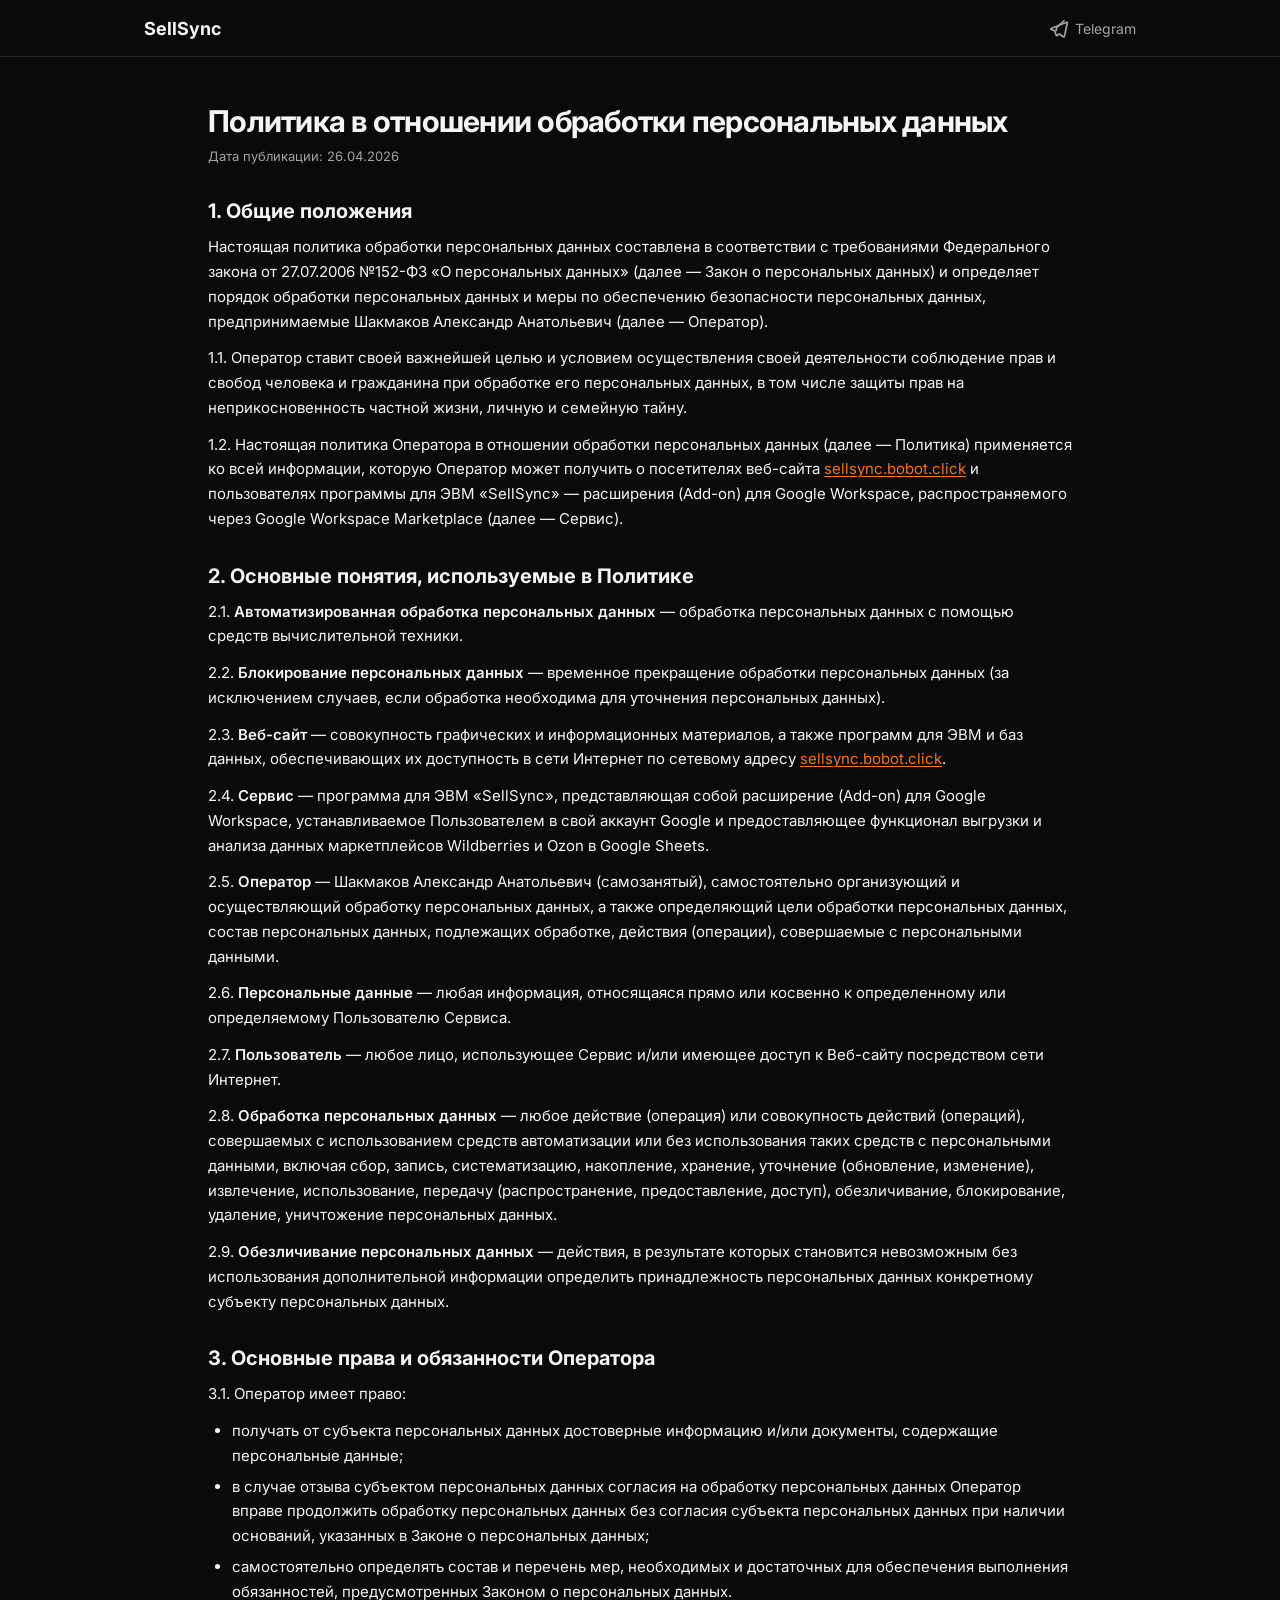
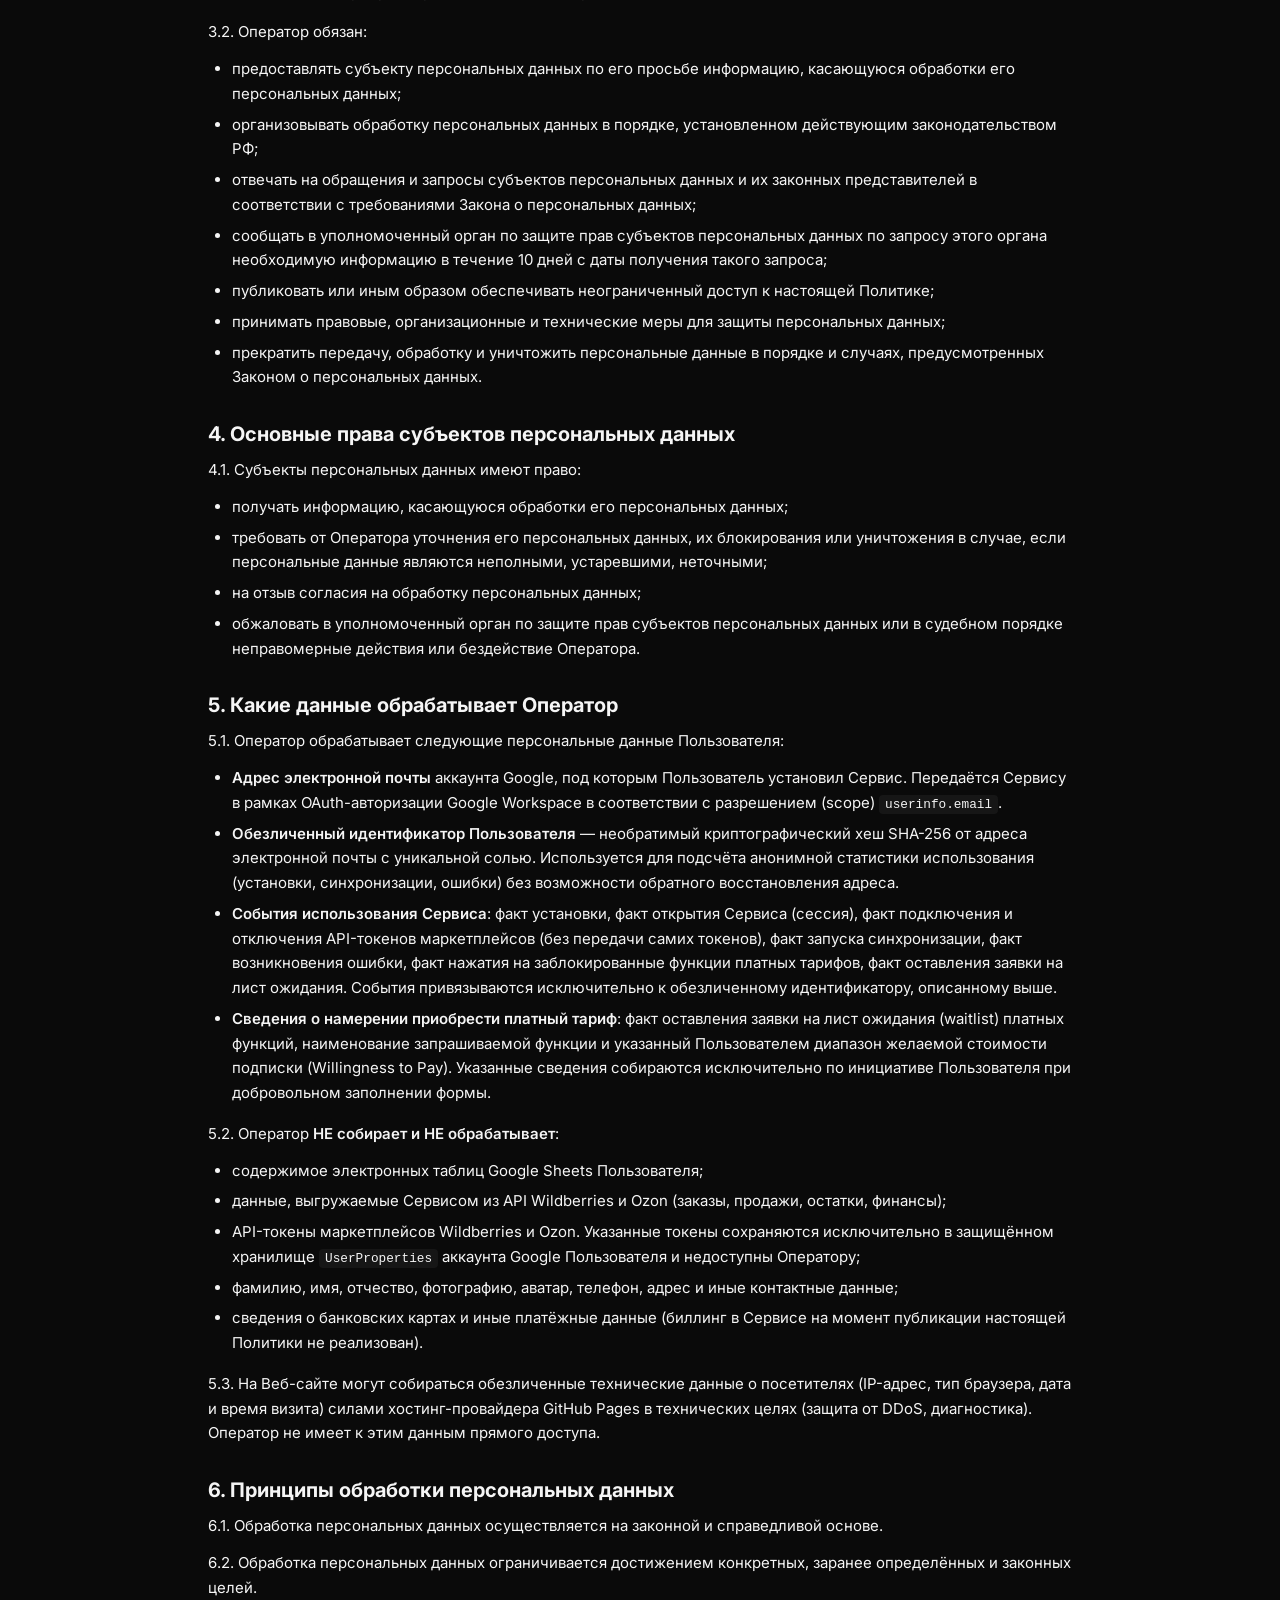
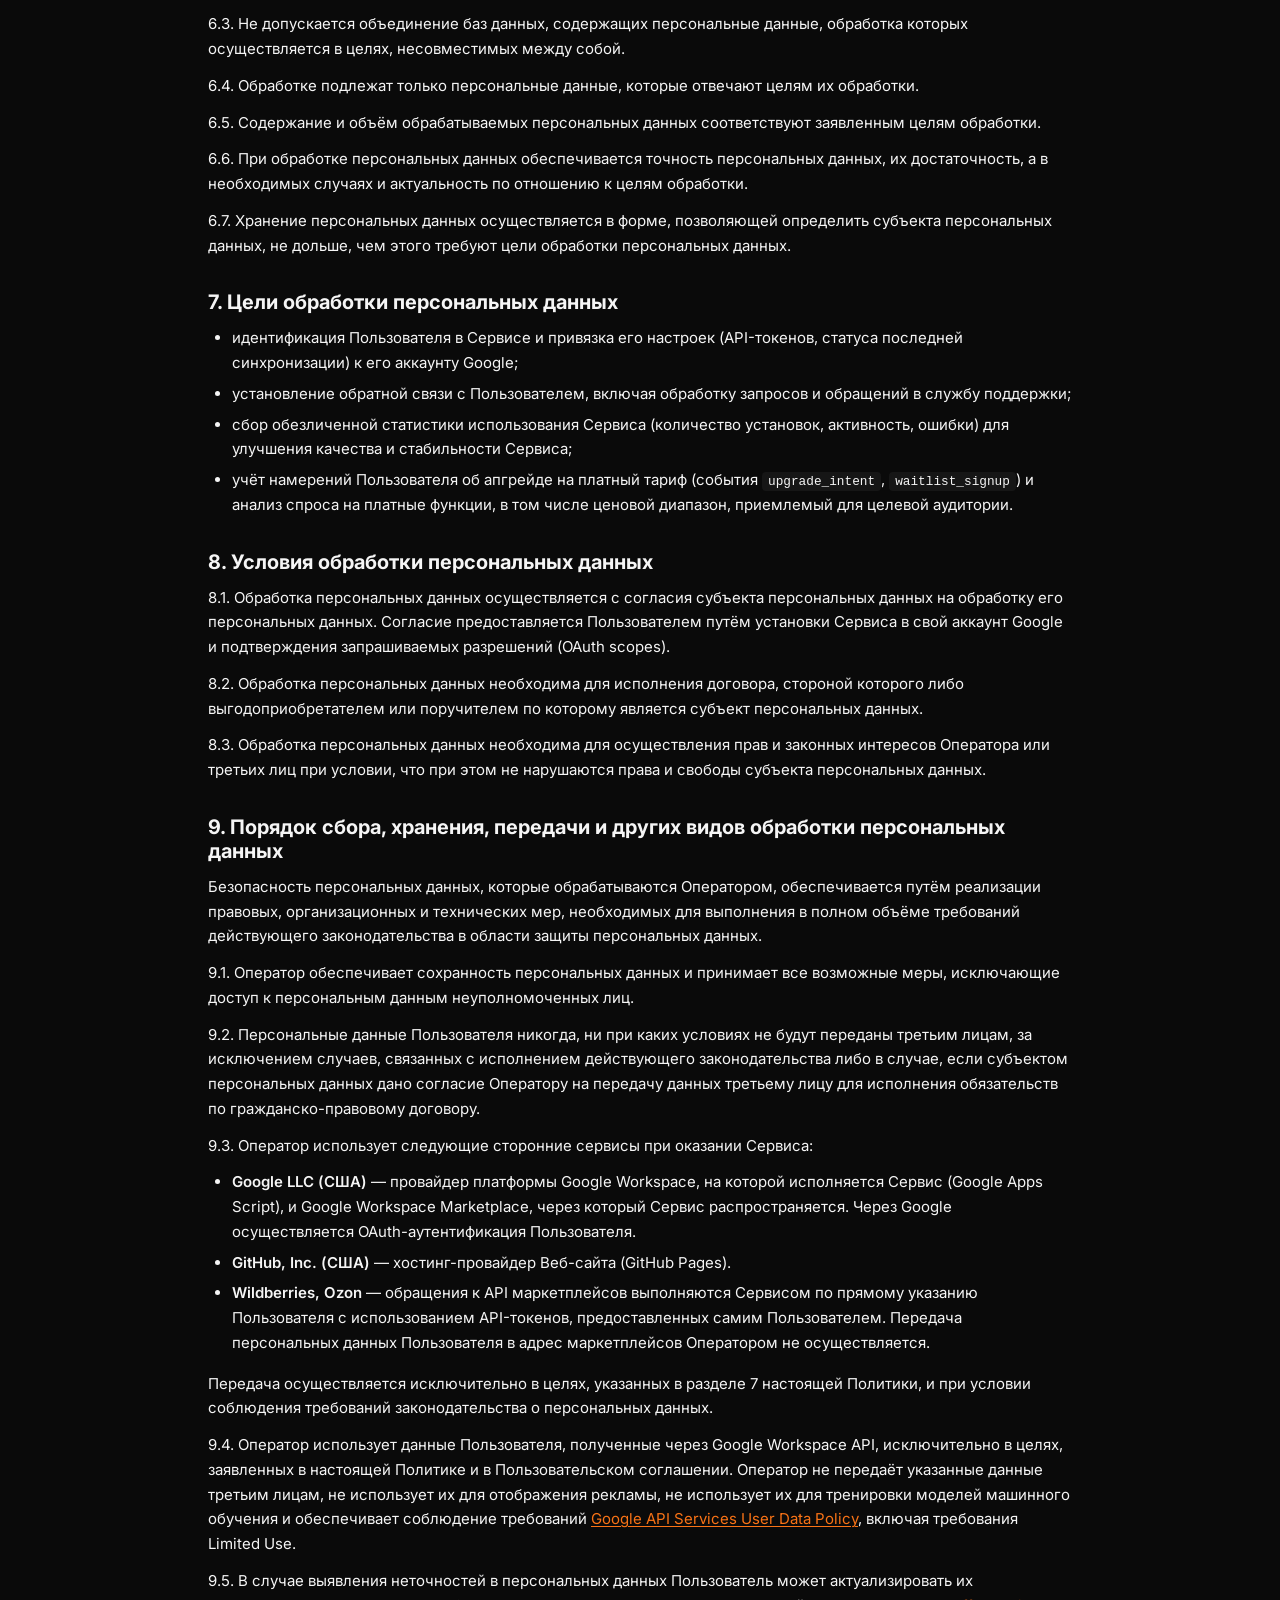
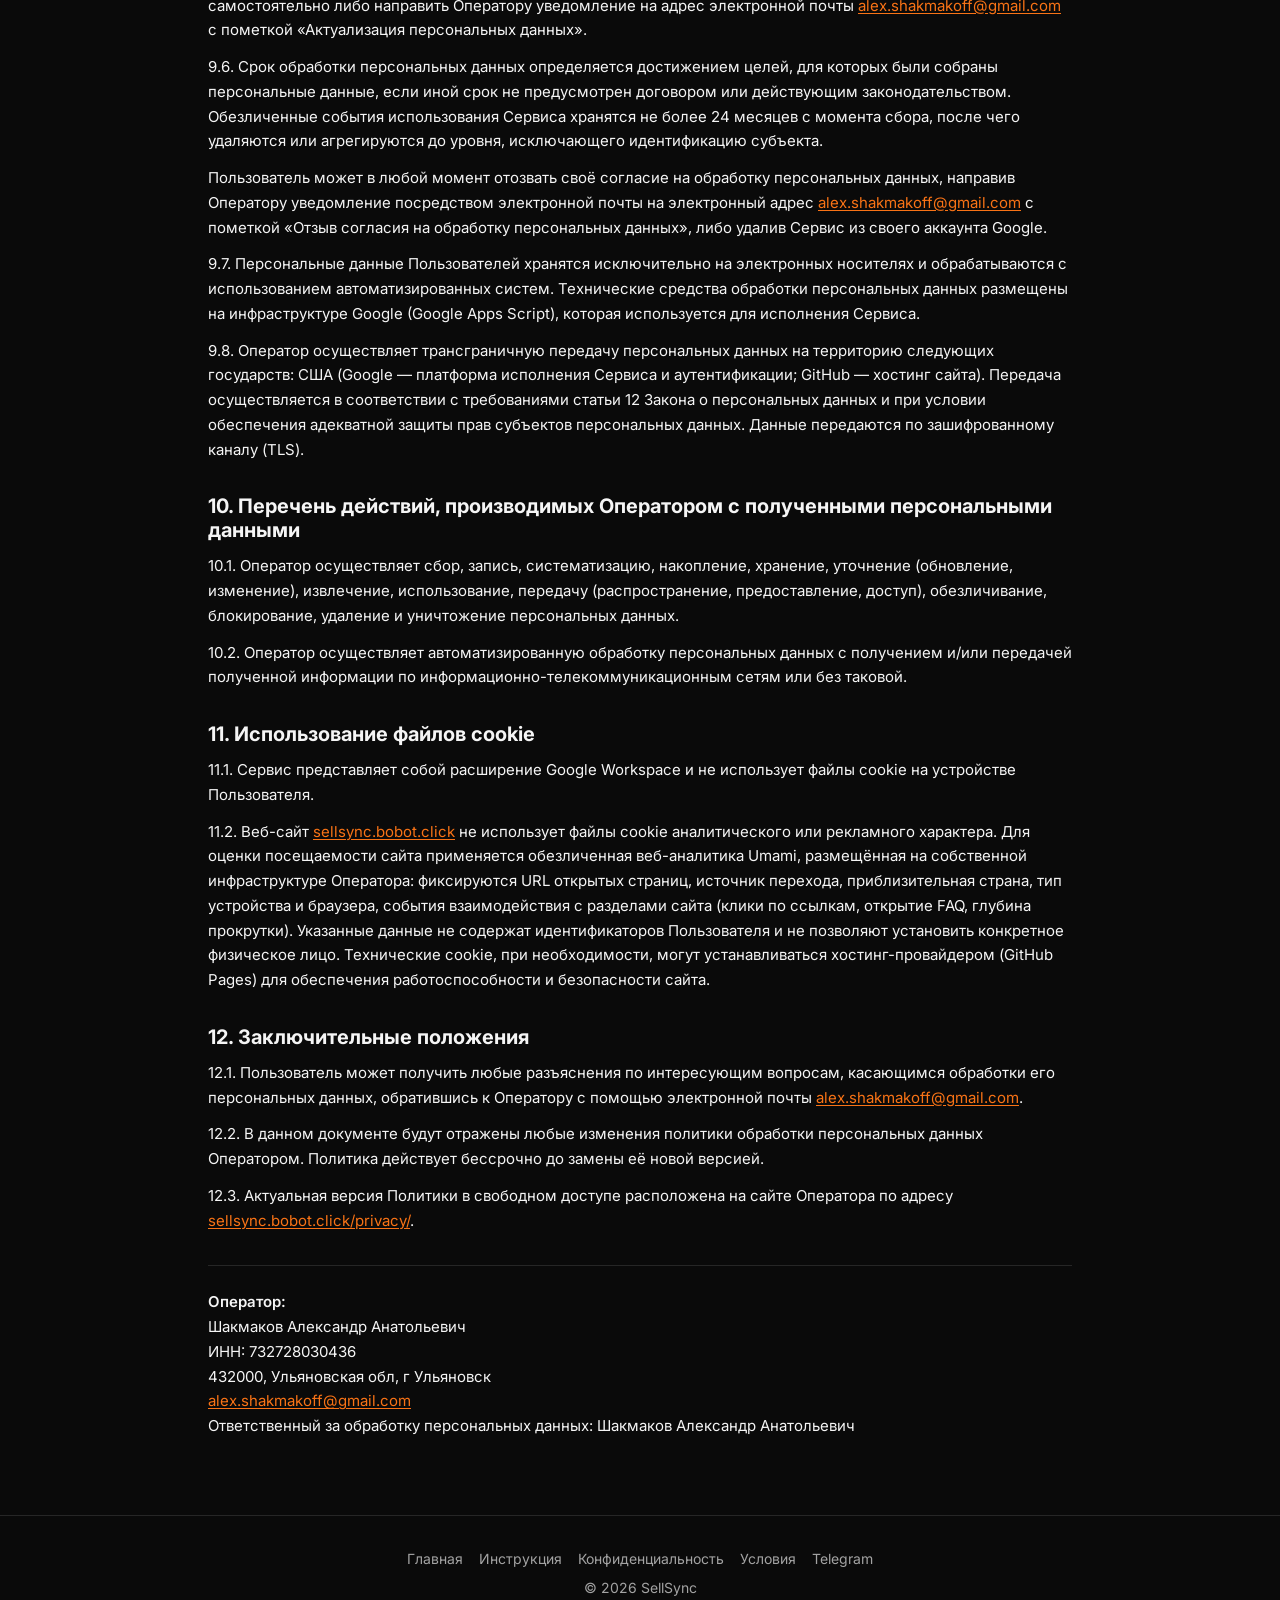
<file: privacy/index.html>
<!DOCTYPE html>
<html lang="ru">
<head>
  <meta charset="UTF-8">
  <meta name="viewport" content="width=device-width, initial-scale=1.0">

  <title>Политика конфиденциальности — SellSync</title>
  <meta name="description" content="Политика обработки персональных данных сервиса SellSync — Google Workspace Add-on для выгрузки данных Wildberries и Ozon в Google Sheets.">
  <link rel="canonical" href="https://sellsync.bobot.click/privacy/">

  <meta name="robots" content="index, follow">

  <!-- Fonts -->
  <link rel="preconnect" href="https://fonts.googleapis.com">
  <link rel="preconnect" href="https://fonts.gstatic.com" crossorigin>
  <link href="https://fonts.googleapis.com/css2?family=Inter:wght@400;500;600;700&display=swap&subset=cyrillic,latin" rel="stylesheet">

  <link rel="stylesheet" href="/styles.css">

  <!-- Analytics -->
  <script async defer
    data-website-id="366d4537-053c-4a3b-89a4-de2ef907ab2b"
    src="https://umami.bobot.click/script.js"></script>
  <script defer src="/analytics.js"></script>
</head>
<body data-page="privacy">

  <!-- Header -->
  <header class="header">
    <div class="header-inner container-lg">
      <a href="/" class="header-logo">SellSync</a>
      <a href="https://t.me/aleksandr_later" class="header-link" target="_blank" rel="noopener"
         data-event="external_telegram" data-event-location="header" data-event-page="privacy">
        <svg width="20" height="20" viewBox="0 0 24 24" fill="none" stroke="currentColor" stroke-width="2" stroke-linecap="round" stroke-linejoin="round"><path d="M21.2 5.1L2.5 12.5c-.6.2-.6 1.1 0 1.3l4.4 1.5 1.7 5.3c.2.5.8.7 1.2.4l2.5-2 4.8 3.5c.5.4 1.2.1 1.4-.5L21.9 6c.2-.7-.4-1.2-1-.9z"/><path d="M8.6 15.3l.6-4 8.8-8"/></svg>
        Telegram
      </a>
    </div>
  </header>

  <main class="legal container-md">
    <article class="legal-article">
      <h1>Политика в отношении обработки персональных данных</h1>
      <p class="legal-meta">Дата публикации: 26.04.2026</p>

      <h2>1. Общие положения</h2>
      <p>Настоящая политика обработки персональных данных составлена в соответствии с требованиями Федерального закона от 27.07.2006 №152-ФЗ «О персональных данных» (далее — Закон о персональных данных) и определяет порядок обработки персональных данных и меры по обеспечению безопасности персональных данных, предпринимаемые Шакмаков Александр Анатольевич (далее — Оператор).</p>
      <p>1.1. Оператор ставит своей важнейшей целью и условием осуществления своей деятельности соблюдение прав и свобод человека и гражданина при обработке его персональных данных, в том числе защиты прав на неприкосновенность частной жизни, личную и семейную тайну.</p>
      <p>1.2. Настоящая политика Оператора в отношении обработки персональных данных (далее — Политика) применяется ко всей информации, которую Оператор может получить о посетителях веб-сайта <a href="https://sellsync.bobot.click">sellsync.bobot.click</a> и пользователях программы для ЭВМ «SellSync» — расширения (Add-on) для Google Workspace, распространяемого через Google Workspace Marketplace (далее — Сервис).</p>

      <h2>2. Основные понятия, используемые в Политике</h2>
      <p>2.1. <strong>Автоматизированная обработка персональных данных</strong> — обработка персональных данных с помощью средств вычислительной техники.</p>
      <p>2.2. <strong>Блокирование персональных данных</strong> — временное прекращение обработки персональных данных (за исключением случаев, если обработка необходима для уточнения персональных данных).</p>
      <p>2.3. <strong>Веб-сайт</strong> — совокупность графических и информационных материалов, а также программ для ЭВМ и баз данных, обеспечивающих их доступность в сети Интернет по сетевому адресу <a href="https://sellsync.bobot.click">sellsync.bobot.click</a>.</p>
      <p>2.4. <strong>Сервис</strong> — программа для ЭВМ «SellSync», представляющая собой расширение (Add-on) для Google Workspace, устанавливаемое Пользователем в свой аккаунт Google и предоставляющее функционал выгрузки и анализа данных маркетплейсов Wildberries и Ozon в Google Sheets.</p>
      <p>2.5. <strong>Оператор</strong> — Шакмаков Александр Анатольевич (самозанятый), самостоятельно организующий и осуществляющий обработку персональных данных, а также определяющий цели обработки персональных данных, состав персональных данных, подлежащих обработке, действия (операции), совершаемые с персональными данными.</p>
      <p>2.6. <strong>Персональные данные</strong> — любая информация, относящаяся прямо или косвенно к определенному или определяемому Пользователю Сервиса.</p>
      <p>2.7. <strong>Пользователь</strong> — любое лицо, использующее Сервис и/или имеющее доступ к Веб-сайту посредством сети Интернет.</p>
      <p>2.8. <strong>Обработка персональных данных</strong> — любое действие (операция) или совокупность действий (операций), совершаемых с использованием средств автоматизации или без использования таких средств с персональными данными, включая сбор, запись, систематизацию, накопление, хранение, уточнение (обновление, изменение), извлечение, использование, передачу (распространение, предоставление, доступ), обезличивание, блокирование, удаление, уничтожение персональных данных.</p>
      <p>2.9. <strong>Обезличивание персональных данных</strong> — действия, в результате которых становится невозможным без использования дополнительной информации определить принадлежность персональных данных конкретному субъекту персональных данных.</p>

      <h2>3. Основные права и обязанности Оператора</h2>
      <p>3.1. Оператор имеет право:</p>
      <ul>
        <li>получать от субъекта персональных данных достоверные информацию и/или документы, содержащие персональные данные;</li>
        <li>в случае отзыва субъектом персональных данных согласия на обработку персональных данных Оператор вправе продолжить обработку персональных данных без согласия субъекта персональных данных при наличии оснований, указанных в Законе о персональных данных;</li>
        <li>самостоятельно определять состав и перечень мер, необходимых и достаточных для обеспечения выполнения обязанностей, предусмотренных Законом о персональных данных.</li>
      </ul>
      <p>3.2. Оператор обязан:</p>
      <ul>
        <li>предоставлять субъекту персональных данных по его просьбе информацию, касающуюся обработки его персональных данных;</li>
        <li>организовывать обработку персональных данных в порядке, установленном действующим законодательством РФ;</li>
        <li>отвечать на обращения и запросы субъектов персональных данных и их законных представителей в соответствии с требованиями Закона о персональных данных;</li>
        <li>сообщать в уполномоченный орган по защите прав субъектов персональных данных по запросу этого органа необходимую информацию в течение 10 дней с даты получения такого запроса;</li>
        <li>публиковать или иным образом обеспечивать неограниченный доступ к настоящей Политике;</li>
        <li>принимать правовые, организационные и технические меры для защиты персональных данных;</li>
        <li>прекратить передачу, обработку и уничтожить персональные данные в порядке и случаях, предусмотренных Законом о персональных данных.</li>
      </ul>

      <h2>4. Основные права субъектов персональных данных</h2>
      <p>4.1. Субъекты персональных данных имеют право:</p>
      <ul>
        <li>получать информацию, касающуюся обработки его персональных данных;</li>
        <li>требовать от Оператора уточнения его персональных данных, их блокирования или уничтожения в случае, если персональные данные являются неполными, устаревшими, неточными;</li>
        <li>на отзыв согласия на обработку персональных данных;</li>
        <li>обжаловать в уполномоченный орган по защите прав субъектов персональных данных или в судебном порядке неправомерные действия или бездействие Оператора.</li>
      </ul>

      <h2>5. Какие данные обрабатывает Оператор</h2>
      <p>5.1. Оператор обрабатывает следующие персональные данные Пользователя:</p>
      <ul>
        <li><strong>Адрес электронной почты</strong> аккаунта Google, под которым Пользователь установил Сервис. Передаётся Сервису в рамках OAuth-авторизации Google Workspace в соответствии с разрешением (scope) <code>userinfo.email</code>.</li>
        <li><strong>Обезличенный идентификатор Пользователя</strong> — необратимый криптографический хеш SHA-256 от адреса электронной почты с уникальной солью. Используется для подсчёта анонимной статистики использования (установки, синхронизации, ошибки) без возможности обратного восстановления адреса.</li>
        <li><strong>События использования Сервиса</strong>: факт установки, факт открытия Сервиса (сессия), факт подключения и отключения API-токенов маркетплейсов (без передачи самих токенов), факт запуска синхронизации, факт возникновения ошибки, факт нажатия на заблокированные функции платных тарифов, факт оставления заявки на лист ожидания. События привязываются исключительно к обезличенному идентификатору, описанному выше.</li>
        <li><strong>Сведения о намерении приобрести платный тариф</strong>: факт оставления заявки на лист ожидания (waitlist) платных функций, наименование запрашиваемой функции и указанный Пользователем диапазон желаемой стоимости подписки (Willingness to Pay). Указанные сведения собираются исключительно по инициативе Пользователя при добровольном заполнении формы.</li>
      </ul>
      <p>5.2. Оператор <strong>НЕ собирает и НЕ обрабатывает</strong>:</p>
      <ul>
        <li>содержимое электронных таблиц Google Sheets Пользователя;</li>
        <li>данные, выгружаемые Сервисом из API Wildberries и Ozon (заказы, продажи, остатки, финансы);</li>
        <li>API-токены маркетплейсов Wildberries и Ozon. Указанные токены сохраняются исключительно в защищённом хранилище <code>UserProperties</code> аккаунта Google Пользователя и недоступны Оператору;</li>
        <li>фамилию, имя, отчество, фотографию, аватар, телефон, адрес и иные контактные данные;</li>
        <li>сведения о банковских картах и иные платёжные данные (биллинг в Сервисе на момент публикации настоящей Политики не реализован).</li>
      </ul>
      <p>5.3. На Веб-сайте могут собираться обезличенные технические данные о посетителях (IP-адрес, тип браузера, дата и время визита) силами хостинг-провайдера GitHub Pages в технических целях (защита от DDoS, диагностика). Оператор не имеет к этим данным прямого доступа.</p>

      <h2>6. Принципы обработки персональных данных</h2>
      <p>6.1. Обработка персональных данных осуществляется на законной и справедливой основе.</p>
      <p>6.2. Обработка персональных данных ограничивается достижением конкретных, заранее определённых и законных целей.</p>
      <p>6.3. Не допускается объединение баз данных, содержащих персональные данные, обработка которых осуществляется в целях, несовместимых между собой.</p>
      <p>6.4. Обработке подлежат только персональные данные, которые отвечают целям их обработки.</p>
      <p>6.5. Содержание и объём обрабатываемых персональных данных соответствуют заявленным целям обработки.</p>
      <p>6.6. При обработке персональных данных обеспечивается точность персональных данных, их достаточность, а в необходимых случаях и актуальность по отношению к целям обработки.</p>
      <p>6.7. Хранение персональных данных осуществляется в форме, позволяющей определить субъекта персональных данных, не дольше, чем этого требуют цели обработки персональных данных.</p>

      <h2>7. Цели обработки персональных данных</h2>
      <ul>
        <li>идентификация Пользователя в Сервисе и привязка его настроек (API-токенов, статуса последней синхронизации) к его аккаунту Google;</li>
        <li>установление обратной связи с Пользователем, включая обработку запросов и обращений в службу поддержки;</li>
        <li>сбор обезличенной статистики использования Сервиса (количество установок, активность, ошибки) для улучшения качества и стабильности Сервиса;</li>
        <li>учёт намерений Пользователя об апгрейде на платный тариф (события <code>upgrade_intent</code>, <code>waitlist_signup</code>) и анализ спроса на платные функции, в том числе ценовой диапазон, приемлемый для целевой аудитории.</li>
      </ul>

      <h2>8. Условия обработки персональных данных</h2>
      <p>8.1. Обработка персональных данных осуществляется с согласия субъекта персональных данных на обработку его персональных данных. Согласие предоставляется Пользователем путём установки Сервиса в свой аккаунт Google и подтверждения запрашиваемых разрешений (OAuth scopes).</p>
      <p>8.2. Обработка персональных данных необходима для исполнения договора, стороной которого либо выгодоприобретателем или поручителем по которому является субъект персональных данных.</p>
      <p>8.3. Обработка персональных данных необходима для осуществления прав и законных интересов Оператора или третьих лиц при условии, что при этом не нарушаются права и свободы субъекта персональных данных.</p>

      <h2>9. Порядок сбора, хранения, передачи и других видов обработки персональных данных</h2>
      <p>Безопасность персональных данных, которые обрабатываются Оператором, обеспечивается путём реализации правовых, организационных и технических мер, необходимых для выполнения в полном объёме требований действующего законодательства в области защиты персональных данных.</p>
      <p>9.1. Оператор обеспечивает сохранность персональных данных и принимает все возможные меры, исключающие доступ к персональным данным неуполномоченных лиц.</p>
      <p>9.2. Персональные данные Пользователя никогда, ни при каких условиях не будут переданы третьим лицам, за исключением случаев, связанных с исполнением действующего законодательства либо в случае, если субъектом персональных данных дано согласие Оператору на передачу данных третьему лицу для исполнения обязательств по гражданско-правовому договору.</p>
      <p>9.3. Оператор использует следующие сторонние сервисы при оказании Сервиса:</p>
      <ul>
        <li><strong>Google LLC (США)</strong> — провайдер платформы Google Workspace, на которой исполняется Сервис (Google Apps Script), и Google Workspace Marketplace, через который Сервис распространяется. Через Google осуществляется OAuth-аутентификация Пользователя.</li>
        <li><strong>GitHub, Inc. (США)</strong> — хостинг-провайдер Веб-сайта (GitHub Pages).</li>
        <li><strong>Wildberries, Ozon</strong> — обращения к API маркетплейсов выполняются Сервисом по прямому указанию Пользователя с использованием API-токенов, предоставленных самим Пользователем. Передача персональных данных Пользователя в адрес маркетплейсов Оператором не осуществляется.</li>
      </ul>
      <p>Передача осуществляется исключительно в целях, указанных в разделе 7 настоящей Политики, и при условии соблюдения требований законодательства о персональных данных.</p>
      <p>9.4. Оператор использует данные Пользователя, полученные через Google Workspace API, исключительно в целях, заявленных в настоящей Политике и в Пользовательском соглашении. Оператор не передаёт указанные данные третьим лицам, не использует их для отображения рекламы, не использует их для тренировки моделей машинного обучения и обеспечивает соблюдение требований <a href="https://developers.google.com/terms/api-services-user-data-policy" target="_blank" rel="noopener">Google API Services User Data Policy</a>, включая требования Limited Use.</p>
      <p>9.5. В случае выявления неточностей в персональных данных Пользователь может актуализировать их самостоятельно либо направить Оператору уведомление на адрес электронной почты <a href="mailto:alex.shakmakoff@gmail.com">alex.shakmakoff@gmail.com</a> с пометкой «Актуализация персональных данных».</p>
      <p>9.6. Срок обработки персональных данных определяется достижением целей, для которых были собраны персональные данные, если иной срок не предусмотрен договором или действующим законодательством. Обезличенные события использования Сервиса хранятся не более 24 месяцев с момента сбора, после чего удаляются или агрегируются до уровня, исключающего идентификацию субъекта.</p>
      <p>Пользователь может в любой момент отозвать своё согласие на обработку персональных данных, направив Оператору уведомление посредством электронной почты на электронный адрес <a href="mailto:alex.shakmakoff@gmail.com">alex.shakmakoff@gmail.com</a> с пометкой «Отзыв согласия на обработку персональных данных», либо удалив Сервис из своего аккаунта Google.</p>
      <p>9.7. Персональные данные Пользователей хранятся исключительно на электронных носителях и обрабатываются с использованием автоматизированных систем. Технические средства обработки персональных данных размещены на инфраструктуре Google (Google Apps Script), которая используется для исполнения Сервиса.</p>
      <p>9.8. Оператор осуществляет трансграничную передачу персональных данных на территорию следующих государств: США (Google — платформа исполнения Сервиса и аутентификации; GitHub — хостинг сайта). Передача осуществляется в соответствии с требованиями статьи 12 Закона о персональных данных и при условии обеспечения адекватной защиты прав субъектов персональных данных. Данные передаются по зашифрованному каналу (TLS).</p>

      <h2>10. Перечень действий, производимых Оператором с полученными персональными данными</h2>
      <p>10.1. Оператор осуществляет сбор, запись, систематизацию, накопление, хранение, уточнение (обновление, изменение), извлечение, использование, передачу (распространение, предоставление, доступ), обезличивание, блокирование, удаление и уничтожение персональных данных.</p>
      <p>10.2. Оператор осуществляет автоматизированную обработку персональных данных с получением и/или передачей полученной информации по информационно-телекоммуникационным сетям или без таковой.</p>

      <h2>11. Использование файлов cookie</h2>
      <p>11.1. Сервис представляет собой расширение Google Workspace и не использует файлы cookie на устройстве Пользователя.</p>
      <p>11.2. Веб-сайт <a href="https://sellsync.bobot.click">sellsync.bobot.click</a> не использует файлы cookie аналитического или рекламного характера. Для оценки посещаемости сайта применяется обезличенная веб-аналитика Umami, размещённая на собственной инфраструктуре Оператора: фиксируются URL открытых страниц, источник перехода, приблизительная страна, тип устройства и браузера, события взаимодействия с разделами сайта (клики по ссылкам, открытие FAQ, глубина прокрутки). Указанные данные не содержат идентификаторов Пользователя и не позволяют установить конкретное физическое лицо. Технические cookie, при необходимости, могут устанавливаться хостинг-провайдером (GitHub Pages) для обеспечения работоспособности и безопасности сайта.</p>

      <h2>12. Заключительные положения</h2>
      <p>12.1. Пользователь может получить любые разъяснения по интересующим вопросам, касающимся обработки его персональных данных, обратившись к Оператору с помощью электронной почты <a href="mailto:alex.shakmakoff@gmail.com">alex.shakmakoff@gmail.com</a>.</p>
      <p>12.2. В данном документе будут отражены любые изменения политики обработки персональных данных Оператором. Политика действует бессрочно до замены её новой версией.</p>
      <p>12.3. Актуальная версия Политики в свободном доступе расположена на сайте Оператора по адресу <a href="https://sellsync.bobot.click/privacy/">sellsync.bobot.click/privacy/</a>.</p>

      <hr>
      <p><strong>Оператор:</strong><br>
      Шакмаков Александр Анатольевич<br>
      ИНН: 732728030436<br>
      432000, Ульяновская обл, г Ульяновск<br>
      <a href="mailto:alex.shakmakoff@gmail.com">alex.shakmakoff@gmail.com</a><br>
      Ответственный за обработку персональных данных: Шакмаков Александр Анатольевич</p>
    </article>
  </main>

  <!-- Footer -->
  <footer class="footer">
    <div class="container-lg">
      <div class="footer-links">
        <a href="/">Главная</a>
        <a href="/how-to/">Инструкция</a>
        <a href="/privacy/">Конфиденциальность</a>
        <a href="/terms/">Условия</a>
        <a href="https://t.me/aleksandr_later" target="_blank" rel="noopener"
           data-event="external_telegram" data-event-location="footer" data-event-page="privacy">Telegram</a>
      </div>
      <p>&copy; 2026 SellSync</p>
    </div>
  </footer>

</body>
</html>
</file>
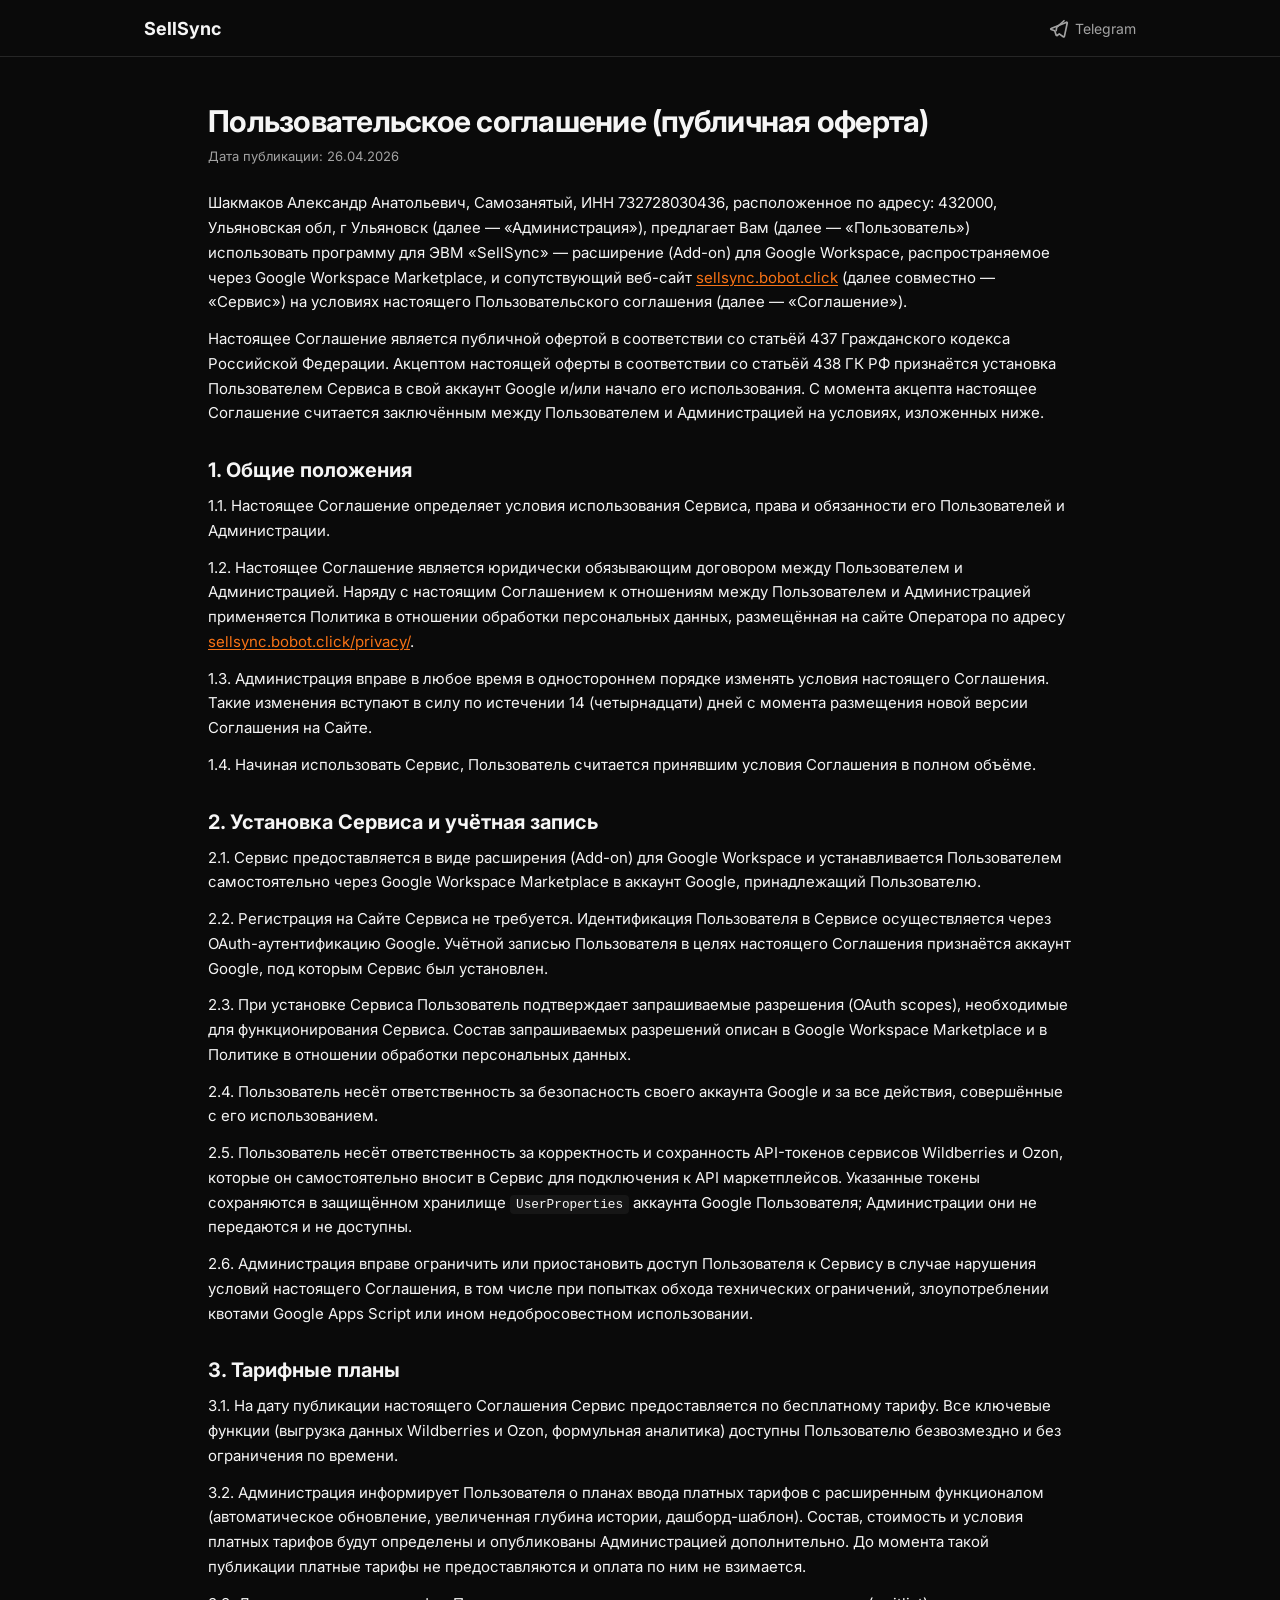
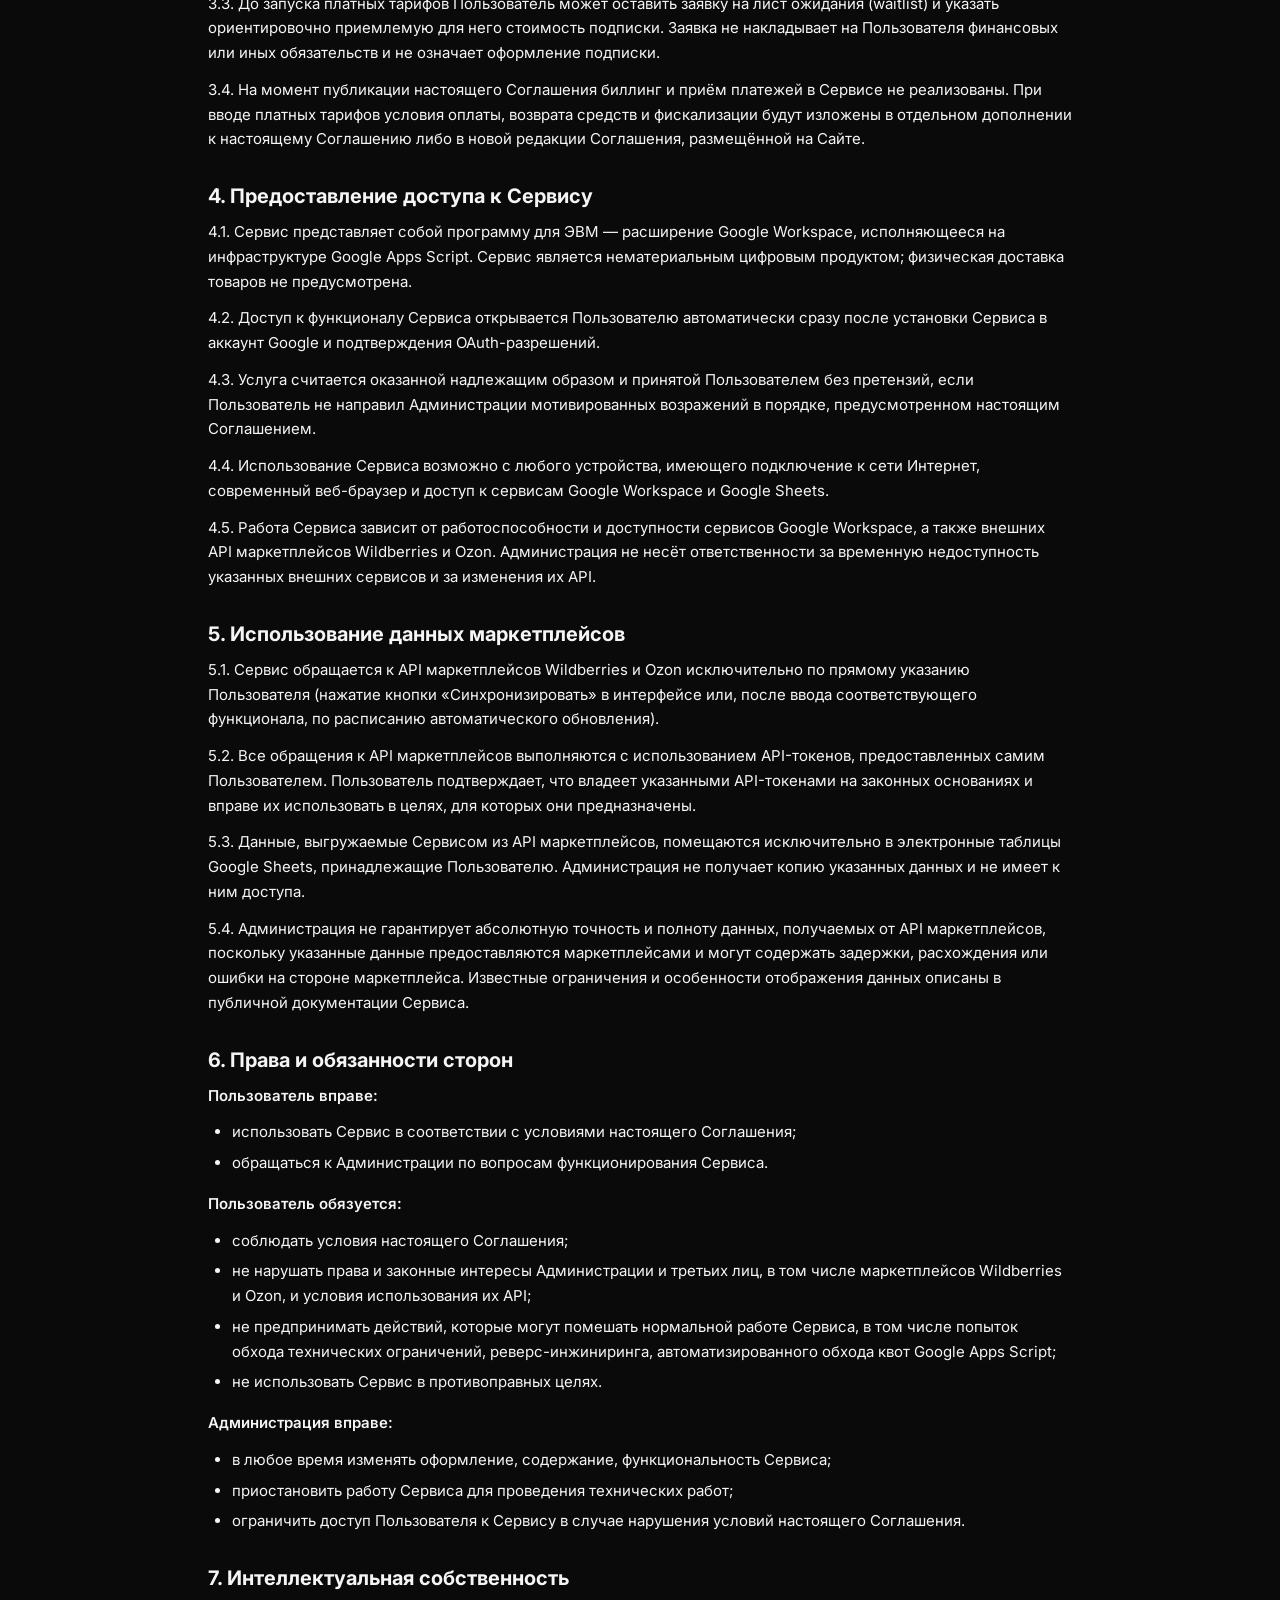
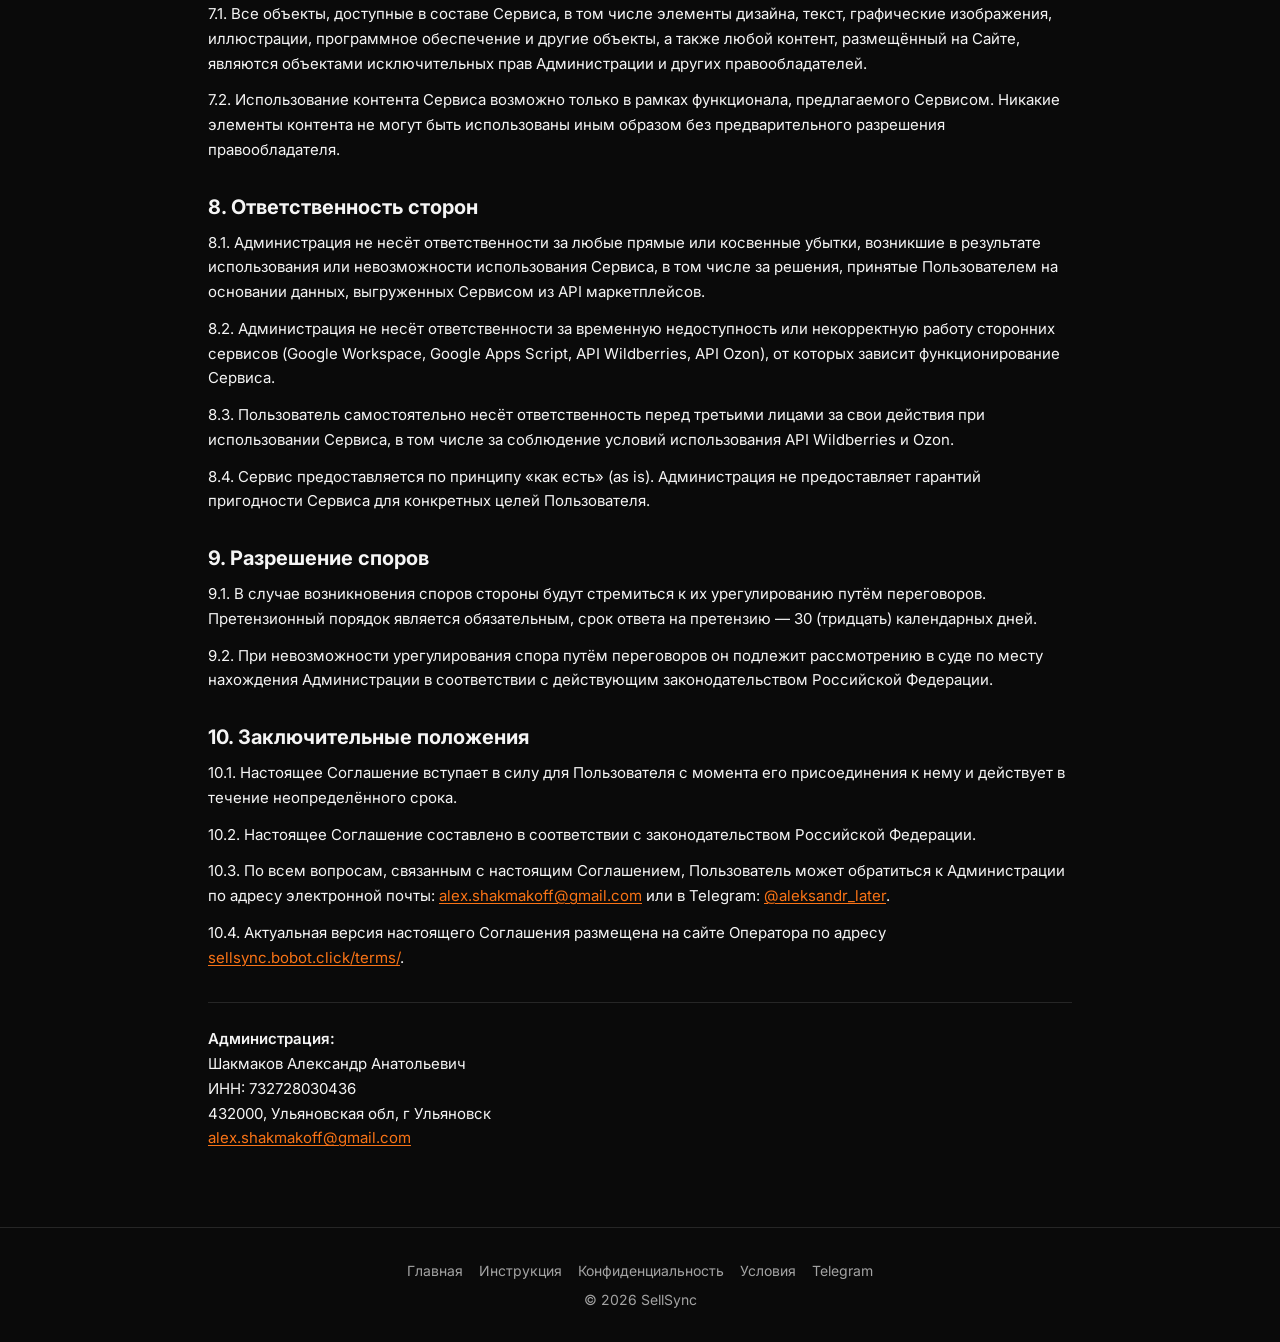
<file: terms/index.html>
<!DOCTYPE html>
<html lang="ru">
<head>
  <meta charset="UTF-8">
  <meta name="viewport" content="width=device-width, initial-scale=1.0">

  <title>Пользовательское соглашение — SellSync</title>
  <meta name="description" content="Пользовательское соглашение (публичная оферта) сервиса SellSync — Google Workspace Add-on для выгрузки данных Wildberries и Ozon в Google Sheets.">
  <link rel="canonical" href="https://sellsync.bobot.click/terms/">

  <meta name="robots" content="index, follow">

  <!-- Fonts -->
  <link rel="preconnect" href="https://fonts.googleapis.com">
  <link rel="preconnect" href="https://fonts.gstatic.com" crossorigin>
  <link href="https://fonts.googleapis.com/css2?family=Inter:wght@400;500;600;700&display=swap&subset=cyrillic,latin" rel="stylesheet">

  <link rel="stylesheet" href="/styles.css">

  <!-- Analytics -->
  <script async defer
    data-website-id="366d4537-053c-4a3b-89a4-de2ef907ab2b"
    src="https://umami.bobot.click/script.js"></script>
  <script defer src="/analytics.js"></script>
</head>
<body data-page="terms">

  <!-- Header -->
  <header class="header">
    <div class="header-inner container-lg">
      <a href="/" class="header-logo">SellSync</a>
      <a href="https://t.me/aleksandr_later" class="header-link" target="_blank" rel="noopener"
         data-event="external_telegram" data-event-location="header" data-event-page="terms">
        <svg width="20" height="20" viewBox="0 0 24 24" fill="none" stroke="currentColor" stroke-width="2" stroke-linecap="round" stroke-linejoin="round"><path d="M21.2 5.1L2.5 12.5c-.6.2-.6 1.1 0 1.3l4.4 1.5 1.7 5.3c.2.5.8.7 1.2.4l2.5-2 4.8 3.5c.5.4 1.2.1 1.4-.5L21.9 6c.2-.7-.4-1.2-1-.9z"/><path d="M8.6 15.3l.6-4 8.8-8"/></svg>
        Telegram
      </a>
    </div>
  </header>

  <main class="legal container-md">
    <article class="legal-article">
      <h1>Пользовательское соглашение (публичная оферта)</h1>
      <p class="legal-meta">Дата публикации: 26.04.2026</p>

      <p>Шакмаков Александр Анатольевич, Самозанятый, ИНН 732728030436, расположенное по адресу: 432000, Ульяновская обл, г Ульяновск (далее — «Администрация»), предлагает Вам (далее — «Пользователь») использовать программу для ЭВМ «SellSync» — расширение (Add-on) для Google Workspace, распространяемое через Google Workspace Marketplace, и сопутствующий веб-сайт <a href="https://sellsync.bobot.click">sellsync.bobot.click</a> (далее совместно — «Сервис») на условиях настоящего Пользовательского соглашения (далее — «Соглашение»).</p>
      <p>Настоящее Соглашение является публичной офертой в соответствии со статьёй 437 Гражданского кодекса Российской Федерации. Акцептом настоящей оферты в соответствии со статьёй 438 ГК РФ признаётся установка Пользователем Сервиса в свой аккаунт Google и/или начало его использования. С момента акцепта настоящее Соглашение считается заключённым между Пользователем и Администрацией на условиях, изложенных ниже.</p>

      <h2>1. Общие положения</h2>
      <p>1.1. Настоящее Соглашение определяет условия использования Сервиса, права и обязанности его Пользователей и Администрации.</p>
      <p>1.2. Настоящее Соглашение является юридически обязывающим договором между Пользователем и Администрацией. Наряду с настоящим Соглашением к отношениям между Пользователем и Администрацией применяется Политика в отношении обработки персональных данных, размещённая на сайте Оператора по адресу <a href="https://sellsync.bobot.click/privacy/">sellsync.bobot.click/privacy/</a>.</p>
      <p>1.3. Администрация вправе в любое время в одностороннем порядке изменять условия настоящего Соглашения. Такие изменения вступают в силу по истечении 14 (четырнадцати) дней с момента размещения новой версии Соглашения на Сайте.</p>
      <p>1.4. Начиная использовать Сервис, Пользователь считается принявшим условия Соглашения в полном объёме.</p>

      <h2>2. Установка Сервиса и учётная запись</h2>
      <p>2.1. Сервис предоставляется в виде расширения (Add-on) для Google Workspace и устанавливается Пользователем самостоятельно через Google Workspace Marketplace в аккаунт Google, принадлежащий Пользователю.</p>
      <p>2.2. Регистрация на Сайте Сервиса не требуется. Идентификация Пользователя в Сервисе осуществляется через OAuth-аутентификацию Google. Учётной записью Пользователя в целях настоящего Соглашения признаётся аккаунт Google, под которым Сервис был установлен.</p>
      <p>2.3. При установке Сервиса Пользователь подтверждает запрашиваемые разрешения (OAuth scopes), необходимые для функционирования Сервиса. Состав запрашиваемых разрешений описан в Google Workspace Marketplace и в Политике в отношении обработки персональных данных.</p>
      <p>2.4. Пользователь несёт ответственность за безопасность своего аккаунта Google и за все действия, совершённые с его использованием.</p>
      <p>2.5. Пользователь несёт ответственность за корректность и сохранность API-токенов сервисов Wildberries и Ozon, которые он самостоятельно вносит в Сервис для подключения к API маркетплейсов. Указанные токены сохраняются в защищённом хранилище <code>UserProperties</code> аккаунта Google Пользователя; Администрации они не передаются и не доступны.</p>
      <p>2.6. Администрация вправе ограничить или приостановить доступ Пользователя к Сервису в случае нарушения условий настоящего Соглашения, в том числе при попытках обхода технических ограничений, злоупотреблении квотами Google Apps Script или ином недобросовестном использовании.</p>

      <h2>3. Тарифные планы</h2>
      <p>3.1. На дату публикации настоящего Соглашения Сервис предоставляется по бесплатному тарифу. Все ключевые функции (выгрузка данных Wildberries и Ozon, формульная аналитика) доступны Пользователю безвозмездно и без ограничения по времени.</p>
      <p>3.2. Администрация информирует Пользователя о планах ввода платных тарифов с расширенным функционалом (автоматическое обновление, увеличенная глубина истории, дашборд-шаблон). Состав, стоимость и условия платных тарифов будут определены и опубликованы Администрацией дополнительно. До момента такой публикации платные тарифы не предоставляются и оплата по ним не взимается.</p>
      <p>3.3. До запуска платных тарифов Пользователь может оставить заявку на лист ожидания (waitlist) и указать ориентировочно приемлемую для него стоимость подписки. Заявка не накладывает на Пользователя финансовых или иных обязательств и не означает оформление подписки.</p>
      <p>3.4. На момент публикации настоящего Соглашения биллинг и приём платежей в Сервисе не реализованы. При вводе платных тарифов условия оплаты, возврата средств и фискализации будут изложены в отдельном дополнении к настоящему Соглашению либо в новой редакции Соглашения, размещённой на Сайте.</p>

      <h2>4. Предоставление доступа к Сервису</h2>
      <p>4.1. Сервис представляет собой программу для ЭВМ — расширение Google Workspace, исполняющееся на инфраструктуре Google Apps Script. Сервис является нематериальным цифровым продуктом; физическая доставка товаров не предусмотрена.</p>
      <p>4.2. Доступ к функционалу Сервиса открывается Пользователю автоматически сразу после установки Сервиса в аккаунт Google и подтверждения OAuth-разрешений.</p>
      <p>4.3. Услуга считается оказанной надлежащим образом и принятой Пользователем без претензий, если Пользователь не направил Администрации мотивированных возражений в порядке, предусмотренном настоящим Соглашением.</p>
      <p>4.4. Использование Сервиса возможно с любого устройства, имеющего подключение к сети Интернет, современный веб-браузер и доступ к сервисам Google Workspace и Google Sheets.</p>
      <p>4.5. Работа Сервиса зависит от работоспособности и доступности сервисов Google Workspace, а также внешних API маркетплейсов Wildberries и Ozon. Администрация не несёт ответственности за временную недоступность указанных внешних сервисов и за изменения их API.</p>

      <h2>5. Использование данных маркетплейсов</h2>
      <p>5.1. Сервис обращается к API маркетплейсов Wildberries и Ozon исключительно по прямому указанию Пользователя (нажатие кнопки «Синхронизировать» в интерфейсе или, после ввода соответствующего функционала, по расписанию автоматического обновления).</p>
      <p>5.2. Все обращения к API маркетплейсов выполняются с использованием API-токенов, предоставленных самим Пользователем. Пользователь подтверждает, что владеет указанными API-токенами на законных основаниях и вправе их использовать в целях, для которых они предназначены.</p>
      <p>5.3. Данные, выгружаемые Сервисом из API маркетплейсов, помещаются исключительно в электронные таблицы Google Sheets, принадлежащие Пользователю. Администрация не получает копию указанных данных и не имеет к ним доступа.</p>
      <p>5.4. Администрация не гарантирует абсолютную точность и полноту данных, получаемых от API маркетплейсов, поскольку указанные данные предоставляются маркетплейсами и могут содержать задержки, расхождения или ошибки на стороне маркетплейса. Известные ограничения и особенности отображения данных описаны в публичной документации Сервиса.</p>

      <h2>6. Права и обязанности сторон</h2>
      <p><strong>Пользователь вправе:</strong></p>
      <ul>
        <li>использовать Сервис в соответствии с условиями настоящего Соглашения;</li>
        <li>обращаться к Администрации по вопросам функционирования Сервиса.</li>
      </ul>
      <p><strong>Пользователь обязуется:</strong></p>
      <ul>
        <li>соблюдать условия настоящего Соглашения;</li>
        <li>не нарушать права и законные интересы Администрации и третьих лиц, в том числе маркетплейсов Wildberries и Ozon, и условия использования их API;</li>
        <li>не предпринимать действий, которые могут помешать нормальной работе Сервиса, в том числе попыток обхода технических ограничений, реверс-инжиниринга, автоматизированного обхода квот Google Apps Script;</li>
        <li>не использовать Сервис в противоправных целях.</li>
      </ul>
      <p><strong>Администрация вправе:</strong></p>
      <ul>
        <li>в любое время изменять оформление, содержание, функциональность Сервиса;</li>
        <li>приостановить работу Сервиса для проведения технических работ;</li>
        <li>ограничить доступ Пользователя к Сервису в случае нарушения условий настоящего Соглашения.</li>
      </ul>

      <h2>7. Интеллектуальная собственность</h2>
      <p>7.1. Все объекты, доступные в составе Сервиса, в том числе элементы дизайна, текст, графические изображения, иллюстрации, программное обеспечение и другие объекты, а также любой контент, размещённый на Сайте, являются объектами исключительных прав Администрации и других правообладателей.</p>
      <p>7.2. Использование контента Сервиса возможно только в рамках функционала, предлагаемого Сервисом. Никакие элементы контента не могут быть использованы иным образом без предварительного разрешения правообладателя.</p>

      <h2>8. Ответственность сторон</h2>
      <p>8.1. Администрация не несёт ответственности за любые прямые или косвенные убытки, возникшие в результате использования или невозможности использования Сервиса, в том числе за решения, принятые Пользователем на основании данных, выгруженных Сервисом из API маркетплейсов.</p>
      <p>8.2. Администрация не несёт ответственности за временную недоступность или некорректную работу сторонних сервисов (Google Workspace, Google Apps Script, API Wildberries, API Ozon), от которых зависит функционирование Сервиса.</p>
      <p>8.3. Пользователь самостоятельно несёт ответственность перед третьими лицами за свои действия при использовании Сервиса, в том числе за соблюдение условий использования API Wildberries и Ozon.</p>
      <p>8.4. Сервис предоставляется по принципу «как есть» (as is). Администрация не предоставляет гарантий пригодности Сервиса для конкретных целей Пользователя.</p>

      <h2>9. Разрешение споров</h2>
      <p>9.1. В случае возникновения споров стороны будут стремиться к их урегулированию путём переговоров. Претензионный порядок является обязательным, срок ответа на претензию — 30 (тридцать) календарных дней.</p>
      <p>9.2. При невозможности урегулирования спора путём переговоров он подлежит рассмотрению в суде по месту нахождения Администрации в соответствии с действующим законодательством Российской Федерации.</p>

      <h2>10. Заключительные положения</h2>
      <p>10.1. Настоящее Соглашение вступает в силу для Пользователя с момента его присоединения к нему и действует в течение неопределённого срока.</p>
      <p>10.2. Настоящее Соглашение составлено в соответствии с законодательством Российской Федерации.</p>
      <p>10.3. По всем вопросам, связанным с настоящим Соглашением, Пользователь может обратиться к Администрации по адресу электронной почты: <a href="mailto:alex.shakmakoff@gmail.com">alex.shakmakoff@gmail.com</a> или в Telegram: <a href="https://t.me/aleksandr_later" target="_blank" rel="noopener">@aleksandr_later</a>.</p>
      <p>10.4. Актуальная версия настоящего Соглашения размещена на сайте Оператора по адресу <a href="https://sellsync.bobot.click/terms/">sellsync.bobot.click/terms/</a>.</p>

      <hr>
      <p><strong>Администрация:</strong><br>
      Шакмаков Александр Анатольевич<br>
      ИНН: 732728030436<br>
      432000, Ульяновская обл, г Ульяновск<br>
      <a href="mailto:alex.shakmakoff@gmail.com">alex.shakmakoff@gmail.com</a></p>
    </article>
  </main>

  <!-- Footer -->
  <footer class="footer">
    <div class="container-lg">
      <div class="footer-links">
        <a href="/">Главная</a>
        <a href="/how-to/">Инструкция</a>
        <a href="/privacy/">Конфиденциальность</a>
        <a href="/terms/">Условия</a>
        <a href="https://t.me/aleksandr_later" target="_blank" rel="noopener"
           data-event="external_telegram" data-event-location="footer" data-event-page="terms">Telegram</a>
      </div>
      <p>&copy; 2026 SellSync</p>
    </div>
  </footer>

</body>
</html>
</file>
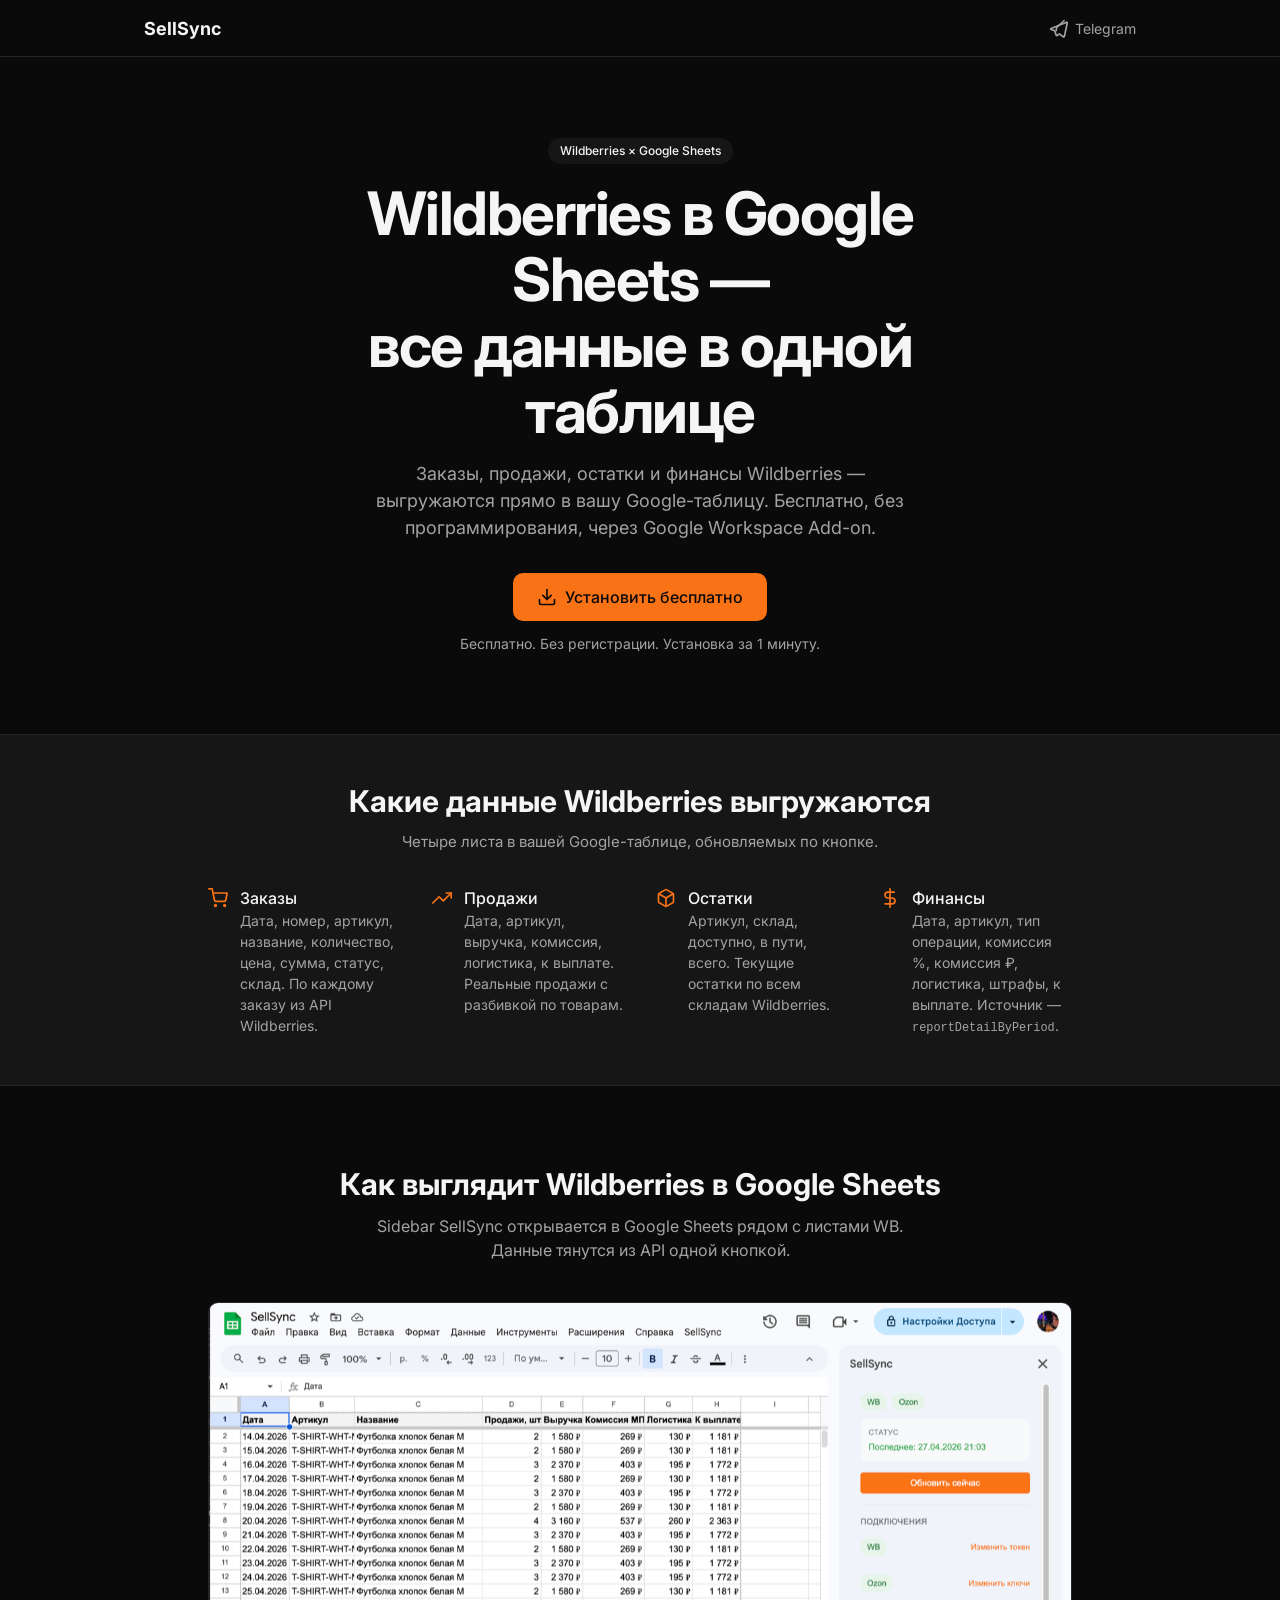
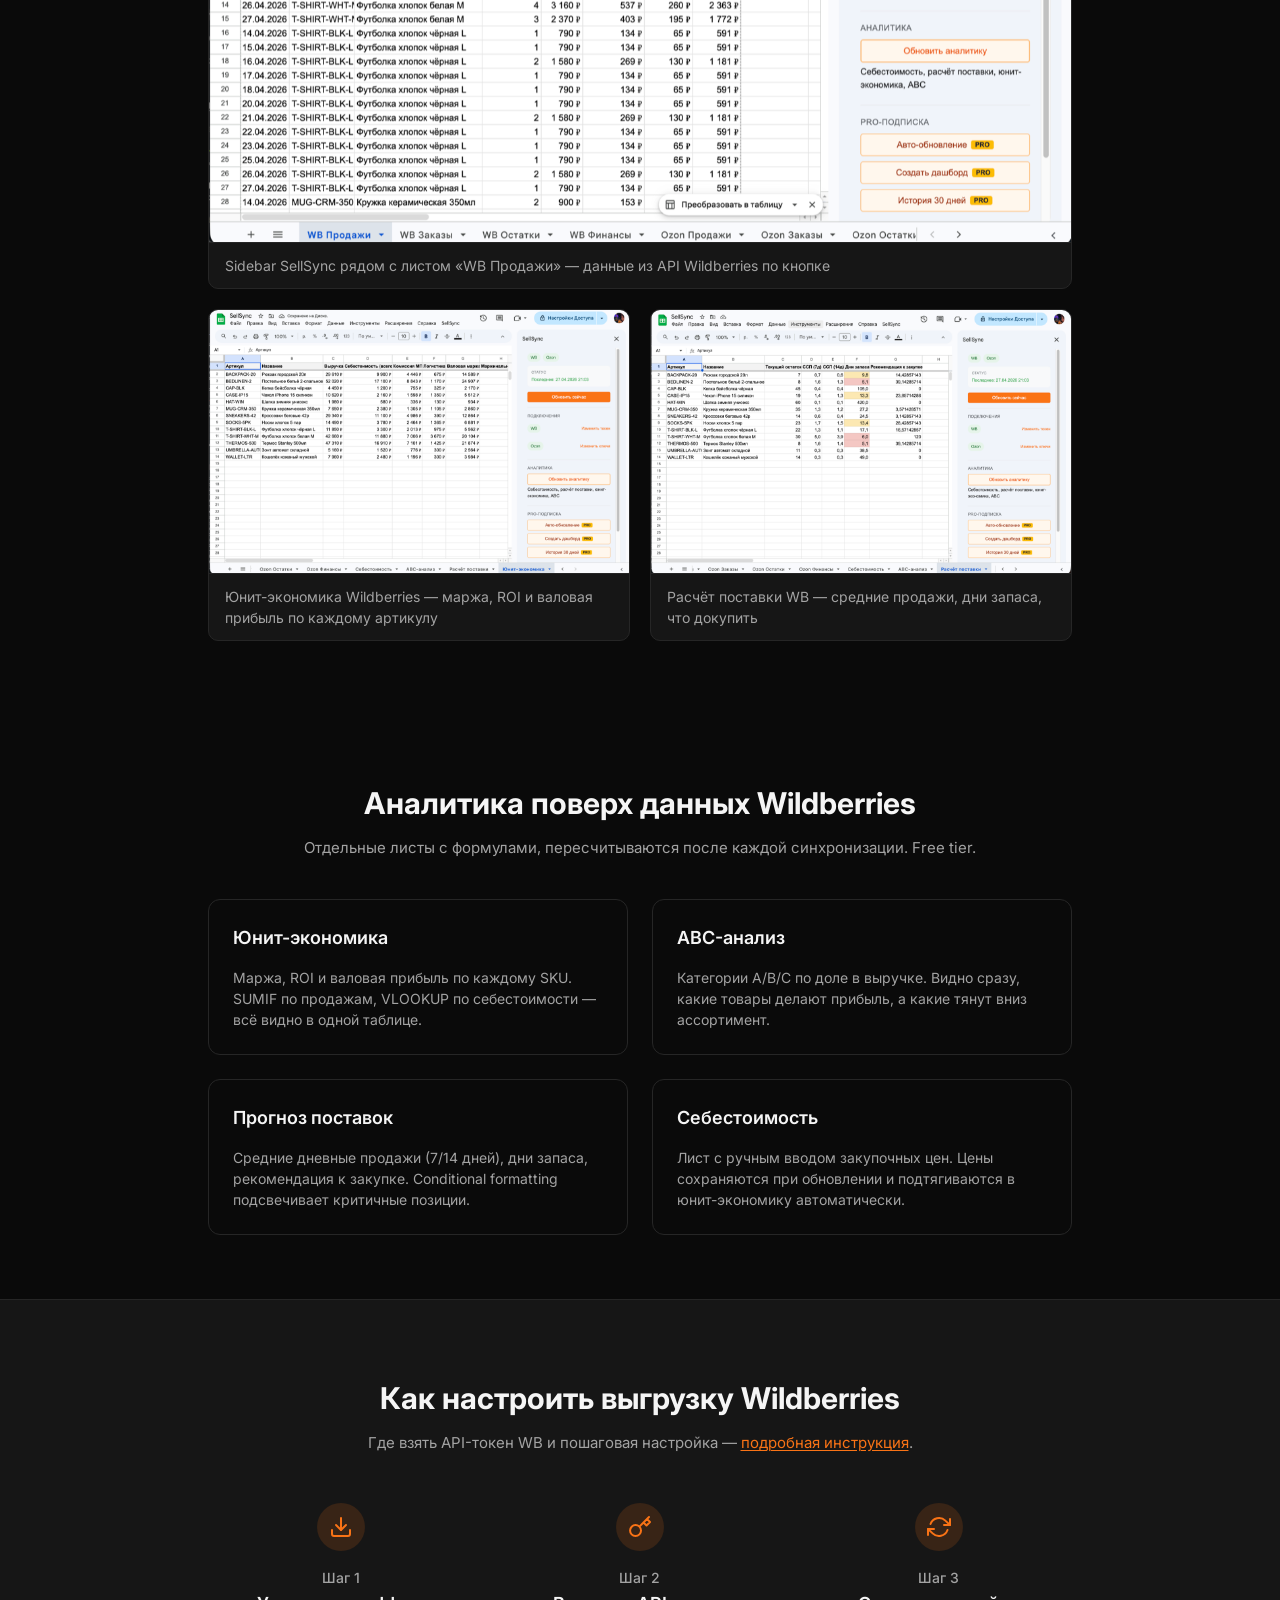
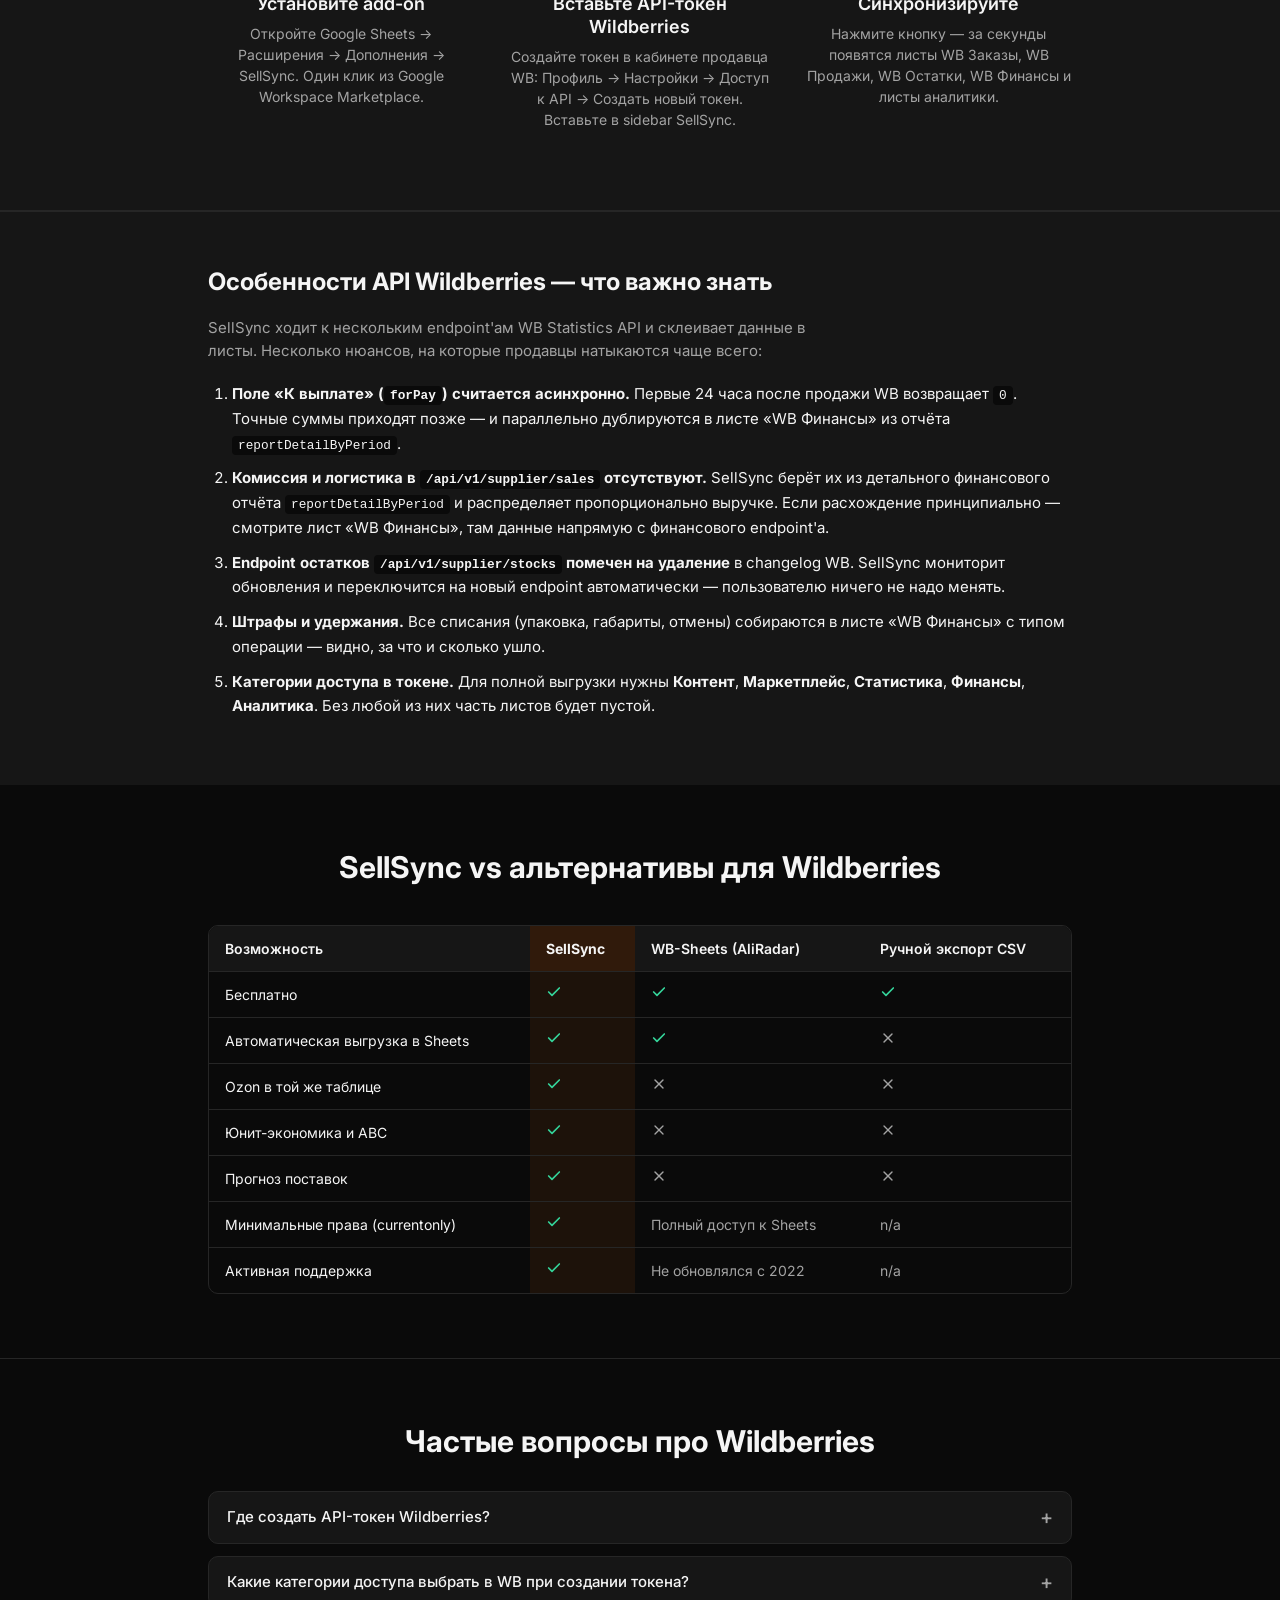
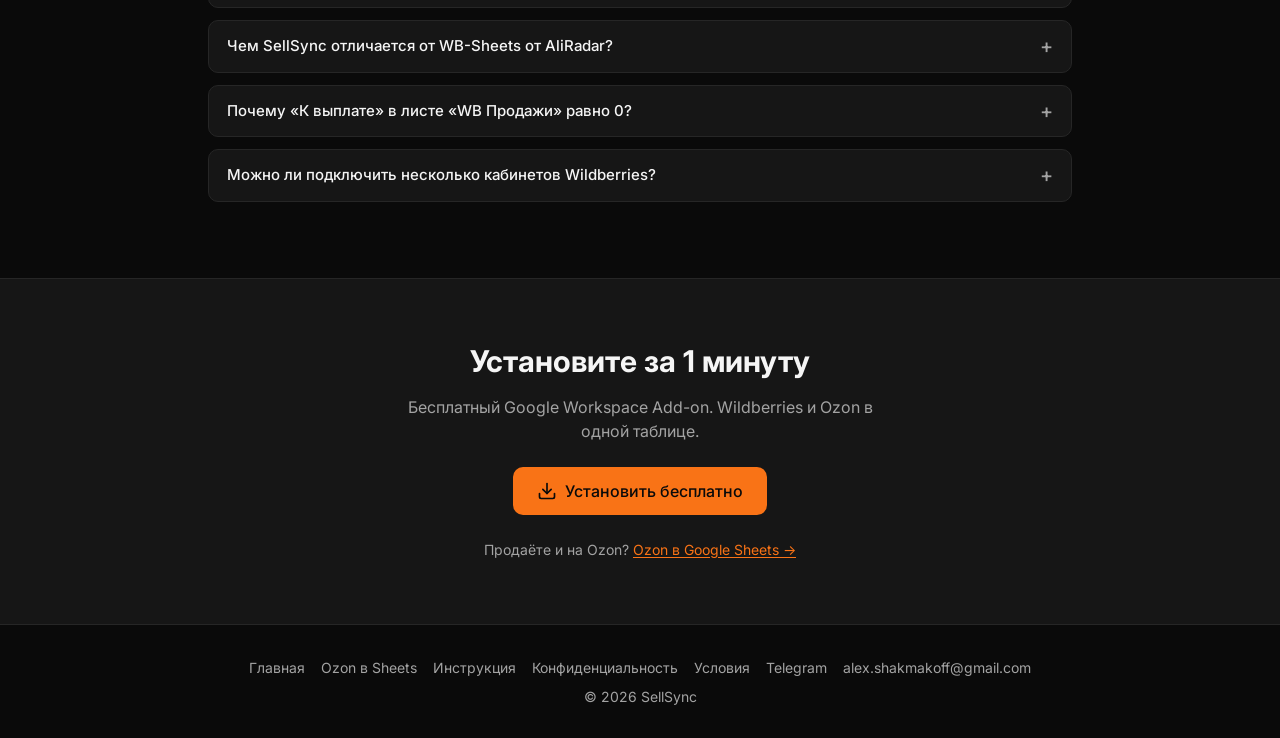
<file: wb-google-sheets/index.html>
<!DOCTYPE html>
<html lang="ru">
<head>
  <meta charset="UTF-8">
  <meta name="viewport" content="width=device-width, initial-scale=1.0">

  <title>Wildberries в Google Sheets — выгрузка заказов, продаж, остатков. Бесплатно — SellSync</title>
  <meta name="description" content="Бесплатный Google Workspace Add-on для выгрузки данных Wildberries в Google Sheets: заказы, продажи, остатки, финансы и юнит-экономика. Установка за 1 минуту.">
  <meta name="keywords" content="wildberries google sheets, выгрузка wildberries в google sheets, wb google sheets, wb api google sheets, аналитика wildberries в таблице, юнит-экономика wildberries, wildberries в гугл таблицу, wb-sheets аналог, замена wb-sheets, wb-sheets от aliradar">
  <link rel="canonical" href="https://sellsync.bobot.click/wb-google-sheets/">

  <meta name="robots" content="index, follow">

  <!-- Search engine verification -->
  <meta name="yandex-verification" content="e989d5af87aa08bd">
  <meta name="google-site-verification" content="Suym1DY9x-EqzPrhPrK0IMof8knCBZZmkoHnWsVmByE">

  <!-- Open Graph -->
  <meta property="og:title" content="Wildberries в Google Sheets — бесплатный Add-on">
  <meta property="og:description" content="Заказы, продажи, остатки, финансы и юнит-экономика Wildberries — автоматически в Google Sheets. Бесплатный Google Workspace Add-on.">
  <meta property="og:url" content="https://sellsync.bobot.click/wb-google-sheets/">
  <meta property="og:type" content="website">
  <meta property="og:locale" content="ru_RU">
  <meta property="og:site_name" content="SellSync">
  <meta property="og:image" content="https://sellsync.bobot.click/og-image.png">
  <meta property="og:image:width" content="1200">
  <meta property="og:image:height" content="630">
  <meta property="og:image:alt" content="SellSync — Wildberries и Ozon в Google Sheets">
  <meta name="twitter:card" content="summary_large_image">
  <meta name="twitter:title" content="Wildberries в Google Sheets — бесплатный Add-on">
  <meta name="twitter:description" content="Заказы, продажи, остатки, финансы и юнит-экономика Wildberries — автоматически в Google Sheets.">
  <meta name="twitter:image" content="https://sellsync.bobot.click/og-image.png">

  <!-- Fonts -->
  <link rel="preconnect" href="https://fonts.googleapis.com">
  <link rel="preconnect" href="https://fonts.gstatic.com" crossorigin>
  <link href="https://fonts.googleapis.com/css2?family=Inter:wght@400;500;600;700&display=swap&subset=cyrillic,latin" rel="stylesheet">

  <link rel="stylesheet" href="/styles.css">

  <!-- JSON-LD -->
  <script type="application/ld+json">
  {
    "@context": "https://schema.org",
    "@type": "SoftwareApplication",
    "name": "SellSync — Wildberries в Google Sheets",
    "applicationCategory": "BusinessApplication",
    "operatingSystem": "Web",
    "description": "Google Workspace Add-on для выгрузки данных Wildberries в Google Sheets. Заказы, продажи, остатки, финансы, юнит-экономика, ABC-анализ, прогноз поставок.",
    "url": "https://sellsync.bobot.click/wb-google-sheets/",
    "offers": {
      "@type": "Offer",
      "price": "0",
      "priceCurrency": "RUB",
      "availability": "https://schema.org/InStock"
    }
  }
  </script>

  <!-- JSON-LD FAQPage -->
  <script type="application/ld+json">
  {
    "@context": "https://schema.org",
    "@type": "FAQPage",
    "mainEntity": [
      {
        "@type": "Question",
        "name": "Где создать API-токен Wildberries?",
        "acceptedAnswer": {
          "@type": "Answer",
          "text": "В личном кабинете продавца на seller.wildberries.ru: нажмите на профиль → Настройки → Доступ к API → Создать новый токен. Назовите токен SellSync, выберите нужные категории доступа и сохраните длинную строку, начинающуюся с eyJ — после закрытия окна WB её больше не покажет."
        }
      },
      {
        "@type": "Question",
        "name": "Какие категории доступа выбрать в WB при создании токена?",
        "acceptedAnswer": {
          "@type": "Answer",
          "text": "Для полной выгрузки нужны пять категорий: Контент, Маркетплейс, Статистика, Финансы, Аналитика. Без любой из них часть листов будет пустой. Опцию «Только для чтения» можно оставить включённой — SellSync не пишет в кабинет WB."
        }
      },
      {
        "@type": "Question",
        "name": "Чем SellSync отличается от WB-Sheets от AliRadar?",
        "acceptedAnswer": {
          "@type": "Answer",
          "text": "WB-Sheets — единственный другой нативный аддон для Wildberries в Google Workspace Marketplace, но он поддерживает только WB (без Ozon), не обновлялся с февраля 2022 года и запрашивает полный доступ ко всем Google-таблицам пользователя. SellSync покрывает WB и Ozon одновременно, активно поддерживается, использует минимальные права (currentonly — только текущая таблица) и добавляет юнит-экономику, ABC-анализ и прогноз поставок поверх данных."
        }
      },
      {
        "@type": "Question",
        "name": "Почему «К выплате» в листе «WB Продажи» равно 0?",
        "acceptedAnswer": {
          "@type": "Answer",
          "text": "Wildberries рассчитывает поле forPay асинхронно — в первые 24 часа после продажи там может быть 0. Точная сумма к выплате появится позже автоматически. Параллельно её можно посмотреть в листе «WB Финансы», где данные приходят напрямую из отчёта reportDetailByPeriod."
        }
      },
      {
        "@type": "Question",
        "name": "Можно ли подключить несколько кабинетов Wildberries?",
        "acceptedAnswer": {
          "@type": "Answer",
          "text": "В одной Google-таблице — один токен WB. Если у вас несколько кабинетов, создайте отдельные таблицы Google и установите SellSync в каждой со своим токеном."
        }
      }
    ]
  }
  </script>

  <!-- Analytics -->
  <script async defer
    data-website-id="366d4537-053c-4a3b-89a4-de2ef907ab2b"
    src="https://umami.bobot.click/script.js"></script>
  <script defer src="/analytics.js"></script>
</head>
<body data-page="wb">

  <!-- Header -->
  <header class="header">
    <div class="header-inner container-lg">
      <a href="/" class="header-logo">SellSync</a>
      <a href="https://t.me/aleksandr_later" class="header-link" target="_blank" rel="noopener"
         data-event="external_telegram" data-event-location="header" data-event-page="wb">
        <svg width="20" height="20" viewBox="0 0 24 24" fill="none" stroke="currentColor" stroke-width="2" stroke-linecap="round" stroke-linejoin="round"><path d="M21.2 5.1L2.5 12.5c-.6.2-.6 1.1 0 1.3l4.4 1.5 1.7 5.3c.2.5.8.7 1.2.4l2.5-2 4.8 3.5c.5.4 1.2.1 1.4-.5L21.9 6c.2-.7-.4-1.2-1-.9z"/><path d="M8.6 15.3l.6-4 8.8-8"/></svg>
        Telegram
      </a>
    </div>
  </header>

  <!-- Hero -->
  <section class="hero">
    <div class="container-sm">
      <span class="badge">Wildberries × Google Sheets</span>
      <h1>Wildberries в Google Sheets —<br>все данные в одной таблице</h1>
      <p class="hero-subtitle">Заказы, продажи, остатки и финансы Wildberries — выгружаются прямо в вашу Google-таблицу. Бесплатно, без программирования, через Google Workspace Add-on.</p>
      <div>
        <a href="/how-to/" class="btn btn-primary btn-lg pulse-glow"
           data-event="cta_install" data-event-location="hero" data-event-page="wb">
          <svg width="20" height="20" viewBox="0 0 24 24" fill="none" stroke="currentColor" stroke-width="2" stroke-linecap="round" stroke-linejoin="round"><path d="M21 15v4a2 2 0 0 1-2 2H5a2 2 0 0 1-2-2v-4"/><polyline points="7 10 12 15 17 10"/><line x1="12" y1="15" x2="12" y2="3"/></svg>
          Установить бесплатно
        </a>
      </div>
      <p class="hero-sub-cta">Бесплатно. Без регистрации. Установка за 1 минуту.</p>
    </div>
  </section>

  <!-- Что выгружается -->
  <section class="features">
    <div class="container-md" style="margin-bottom: 32px; text-align: center;">
      <h2 style="margin-bottom: 12px;">Какие данные Wildberries выгружаются</h2>
      <p style="color: var(--muted-foreground); font-size: 0.9375rem;">Четыре листа в вашей Google-таблице, обновляемых по кнопке.</p>
    </div>
    <div class="features-grid container-md">

      <div class="feature">
        <svg class="icon icon-primary" width="20" height="20" viewBox="0 0 24 24" fill="none" stroke="currentColor" stroke-width="2" stroke-linecap="round" stroke-linejoin="round"><circle cx="9" cy="21" r="1"/><circle cx="20" cy="21" r="1"/><path d="M1 1h4l2.68 13.39a2 2 0 0 0 2 1.61h9.72a2 2 0 0 0 2-1.61L23 6H6"/></svg>
        <div>
          <p class="feature-title">Заказы</p>
          <p class="feature-desc">Дата, номер, артикул, название, количество, цена, сумма, статус, склад. По каждому заказу из API Wildberries.</p>
        </div>
      </div>

      <div class="feature">
        <svg class="icon icon-primary" width="20" height="20" viewBox="0 0 24 24" fill="none" stroke="currentColor" stroke-width="2" stroke-linecap="round" stroke-linejoin="round"><polyline points="23 6 13.5 15.5 8.5 10.5 1 18"/><polyline points="17 6 23 6 23 12"/></svg>
        <div>
          <p class="feature-title">Продажи</p>
          <p class="feature-desc">Дата, артикул, выручка, комиссия, логистика, к выплате. Реальные продажи с разбивкой по товарам.</p>
        </div>
      </div>

      <div class="feature">
        <svg class="icon icon-primary" width="20" height="20" viewBox="0 0 24 24" fill="none" stroke="currentColor" stroke-width="2" stroke-linecap="round" stroke-linejoin="round"><path d="M21 16V8a2 2 0 0 0-1-1.73l-7-4a2 2 0 0 0-2 0l-7 4A2 2 0 0 0 3 8v8a2 2 0 0 0 1 1.73l7 4a2 2 0 0 0 2 0l7-4A2 2 0 0 0 21 16z"/><polyline points="3.27 6.96 12 12.01 20.73 6.96"/><line x1="12" y1="22.08" x2="12" y2="12"/></svg>
        <div>
          <p class="feature-title">Остатки</p>
          <p class="feature-desc">Артикул, склад, доступно, в пути, всего. Текущие остатки по всем складам Wildberries.</p>
        </div>
      </div>

      <div class="feature">
        <svg class="icon icon-primary" width="20" height="20" viewBox="0 0 24 24" fill="none" stroke="currentColor" stroke-width="2" stroke-linecap="round" stroke-linejoin="round"><line x1="12" y1="1" x2="12" y2="23"/><path d="M17 5H9.5a3.5 3.5 0 0 0 0 7h5a3.5 3.5 0 0 1 0 7H6"/></svg>
        <div>
          <p class="feature-title">Финансы</p>
          <p class="feature-desc">Дата, артикул, тип операции, комиссия %, комиссия ₽, логистика, штрафы, к выплате. Источник — <code style="font-family: ui-monospace, Menlo, monospace; font-size: 0.85em;">reportDetailByPeriod</code>.</p>
        </div>
      </div>

    </div>
  </section>

  <!-- Скриншоты -->
  <section class="screenshots">
    <div class="container-md">
      <h2>Как выглядит Wildberries в Google Sheets</h2>
      <p class="screenshots-subtitle">Sidebar SellSync открывается в Google Sheets рядом с листами WB. Данные тянутся из API одной кнопкой.</p>
      <div class="screenshots-grid">

        <figure class="screenshot screenshot-wide">
          <img src="/screenshots/01-sidebar-wb-prodazhi.png" alt="Sidebar SellSync с листом WB Продажи в Google Sheets — выгрузка через API Wildberries" width="1280" height="800" loading="lazy">
          <figcaption>Sidebar SellSync рядом с листом «WB Продажи» — данные из API Wildberries по кнопке</figcaption>
        </figure>

        <figure class="screenshot">
          <img src="/screenshots/02-unit-ekonomika.png" alt="Юнит-экономика Wildberries по SKU — маржа, ROI и валовая прибыль на формулах" width="1280" height="800" loading="lazy">
          <figcaption>Юнит-экономика Wildberries — маржа, ROI и валовая прибыль по каждому артикулу</figcaption>
        </figure>

        <figure class="screenshot">
          <img src="/screenshots/03-raschet-postavki.png" alt="Расчёт поставки Wildberries — дни запаса и рекомендация к закупке по SKU" width="1280" height="800" loading="lazy">
          <figcaption>Расчёт поставки WB — средние продажи, дни запаса, что докупить</figcaption>
        </figure>

      </div>
    </div>
  </section>

  <!-- Аналитика -->
  <section class="before-after">
    <div class="container-md">
      <h2>Аналитика поверх данных Wildberries</h2>
      <p style="text-align: center; color: var(--muted-foreground); margin-top: -24px; margin-bottom: 40px; font-size: 0.9375rem;">Отдельные листы с формулами, пересчитываются после каждой синхронизации. Free tier.</p>
      <div class="before-after-grid">

        <div class="card">
          <div class="card-header">
            <div class="card-title">Юнит-экономика</div>
          </div>
          <div class="card-content">
            <p style="font-size: 0.875rem; color: var(--muted-foreground);">Маржа, ROI и валовая прибыль по каждому SKU. SUMIF по продажам, VLOOKUP по себестоимости — всё видно в одной таблице.</p>
          </div>
        </div>

        <div class="card">
          <div class="card-header">
            <div class="card-title">ABC-анализ</div>
          </div>
          <div class="card-content">
            <p style="font-size: 0.875rem; color: var(--muted-foreground);">Категории A/B/C по доле в выручке. Видно сразу, какие товары делают прибыль, а какие тянут вниз ассортимент.</p>
          </div>
        </div>

        <div class="card">
          <div class="card-header">
            <div class="card-title">Прогноз поставок</div>
          </div>
          <div class="card-content">
            <p style="font-size: 0.875rem; color: var(--muted-foreground);">Средние дневные продажи (7/14 дней), дни запаса, рекомендация к закупке. Conditional formatting подсвечивает критичные позиции.</p>
          </div>
        </div>

        <div class="card">
          <div class="card-header">
            <div class="card-title">Себестоимость</div>
          </div>
          <div class="card-content">
            <p style="font-size: 0.875rem; color: var(--muted-foreground);">Лист с ручным вводом закупочных цен. Цены сохраняются при обновлении и подтягиваются в юнит-экономику автоматически.</p>
          </div>
        </div>

      </div>
    </div>
  </section>

  <!-- Как начать -->
  <section class="steps" style="background: var(--muted); border-top: 1px solid var(--border); border-bottom: 1px solid var(--border);">
    <div class="container-md">
      <h2>Как настроить выгрузку Wildberries</h2>
      <p style="text-align: center; color: var(--muted-foreground); margin-top: -32px; margin-bottom: 48px; font-size: 0.9375rem;">Где взять API-токен WB и пошаговая настройка — <a href="/how-to/#wb" style="color: var(--primary); text-decoration: underline; text-underline-offset: 2px;">подробная инструкция</a>.</p>
      <div class="steps-grid">

        <div class="step">
          <div class="step-icon">
            <svg width="24" height="24" viewBox="0 0 24 24" fill="none" stroke="currentColor" stroke-width="2" stroke-linecap="round" stroke-linejoin="round"><path d="M21 15v4a2 2 0 0 1-2 2H5a2 2 0 0 1-2-2v-4"/><polyline points="7 10 12 15 17 10"/><line x1="12" y1="15" x2="12" y2="3"/></svg>
          </div>
          <p class="step-label">Шаг 1</p>
          <h3>Установите add-on</h3>
          <p>Откройте Google Sheets → Расширения → Дополнения → SellSync. Один клик из Google Workspace Marketplace.</p>
        </div>

        <div class="step">
          <div class="step-icon">
            <svg width="24" height="24" viewBox="0 0 24 24" fill="none" stroke="currentColor" stroke-width="2" stroke-linecap="round" stroke-linejoin="round"><path d="M21 2l-2 2m-7.61 7.61a5.5 5.5 0 1 1-7.778 7.778 5.5 5.5 0 0 1 7.777-7.777zm0 0L15.5 7.5m0 0l3 3L22 7l-3-3m-3.5 3.5L19 4"/></svg>
          </div>
          <p class="step-label">Шаг 2</p>
          <h3>Вставьте API-токен Wildberries</h3>
          <p>Создайте токен в кабинете продавца WB: Профиль → Настройки → Доступ к API → Создать новый токен. Вставьте в sidebar SellSync.</p>
        </div>

        <div class="step">
          <div class="step-icon">
            <svg width="24" height="24" viewBox="0 0 24 24" fill="none" stroke="currentColor" stroke-width="2" stroke-linecap="round" stroke-linejoin="round"><polyline points="23 4 23 10 17 10"/><polyline points="1 20 1 14 7 14"/><path d="M3.51 9a9 9 0 0 1 14.85-3.36L23 10M1 14l4.64 4.36A9 9 0 0 0 20.49 15"/></svg>
          </div>
          <p class="step-label">Шаг 3</p>
          <h3>Синхронизируйте</h3>
          <p>Нажмите кнопку — за секунды появятся листы WB Заказы, WB Продажи, WB Остатки, WB Финансы и листы аналитики.</p>
        </div>

      </div>
    </div>
  </section>

  <!-- Особенности WB -->
  <section class="howto-step howto-step-alt">
    <div class="container-md">
      <h2>Особенности API Wildberries — что важно знать</h2>
      <p class="howto-intro">SellSync ходит к нескольким endpoint'ам WB Statistics API и склеивает данные в листы. Несколько нюансов, на которые продавцы натыкаются чаще всего:</p>
      <ol class="howto-list">
        <li><strong>Поле «К выплате» (<code>forPay</code>) считается асинхронно.</strong> Первые 24 часа после продажи WB возвращает <code>0</code>. Точные суммы приходят позже — и параллельно дублируются в листе «WB Финансы» из отчёта <code>reportDetailByPeriod</code>.</li>
        <li><strong>Комиссия и логистика в <code>/api/v1/supplier/sales</code> отсутствуют.</strong> SellSync берёт их из детального финансового отчёта <code>reportDetailByPeriod</code> и распределяет пропорционально выручке. Если расхождение принципиально — смотрите лист «WB Финансы», там данные напрямую с финансового endpoint'а.</li>
        <li><strong>Endpoint остатков <code>/api/v1/supplier/stocks</code> помечен на удаление</strong> в changelog WB. SellSync мониторит обновления и переключится на новый endpoint автоматически — пользователю ничего не надо менять.</li>
        <li><strong>Штрафы и удержания.</strong> Все списания (упаковка, габариты, отмены) собираются в листе «WB Финансы» с типом операции — видно, за что и сколько ушло.</li>
        <li><strong>Категории доступа в токене.</strong> Для полной выгрузки нужны <strong>Контент</strong>, <strong>Маркетплейс</strong>, <strong>Статистика</strong>, <strong>Финансы</strong>, <strong>Аналитика</strong>. Без любой из них часть листов будет пустой.</li>
      </ol>
    </div>
  </section>

  <!-- Сравнение -->
  <section class="comparison">
    <div class="container-md">
      <h2>SellSync vs альтернативы для Wildberries</h2>
      <div class="table-wrap">
        <table>
          <thead>
            <tr>
              <th>Возможность</th>
              <th class="col-sellsync">SellSync</th>
              <th>WB-Sheets (AliRadar)</th>
              <th>Ручной экспорт CSV</th>
            </tr>
          </thead>
          <tbody>
            <tr>
              <td>Бесплатно</td>
              <td class="col-sellsync table-check"><svg width="16" height="16" viewBox="0 0 24 24" fill="none" stroke="currentColor" stroke-width="2.5" stroke-linecap="round" stroke-linejoin="round"><polyline points="20 6 9 17 4 12"/></svg></td>
              <td class="table-check"><svg width="16" height="16" viewBox="0 0 24 24" fill="none" stroke="currentColor" stroke-width="2.5" stroke-linecap="round" stroke-linejoin="round"><polyline points="20 6 9 17 4 12"/></svg></td>
              <td class="table-check"><svg width="16" height="16" viewBox="0 0 24 24" fill="none" stroke="currentColor" stroke-width="2.5" stroke-linecap="round" stroke-linejoin="round"><polyline points="20 6 9 17 4 12"/></svg></td>
            </tr>
            <tr>
              <td>Автоматическая выгрузка в Sheets</td>
              <td class="col-sellsync table-check"><svg width="16" height="16" viewBox="0 0 24 24" fill="none" stroke="currentColor" stroke-width="2.5" stroke-linecap="round" stroke-linejoin="round"><polyline points="20 6 9 17 4 12"/></svg></td>
              <td class="table-check"><svg width="16" height="16" viewBox="0 0 24 24" fill="none" stroke="currentColor" stroke-width="2.5" stroke-linecap="round" stroke-linejoin="round"><polyline points="20 6 9 17 4 12"/></svg></td>
              <td class="table-x"><svg width="16" height="16" viewBox="0 0 24 24" fill="none" stroke="currentColor" stroke-width="2" stroke-linecap="round" stroke-linejoin="round"><line x1="18" y1="6" x2="6" y2="18"/><line x1="6" y1="6" x2="18" y2="18"/></svg></td>
            </tr>
            <tr>
              <td>Ozon в той же таблице</td>
              <td class="col-sellsync table-check"><svg width="16" height="16" viewBox="0 0 24 24" fill="none" stroke="currentColor" stroke-width="2.5" stroke-linecap="round" stroke-linejoin="round"><polyline points="20 6 9 17 4 12"/></svg></td>
              <td class="table-x"><svg width="16" height="16" viewBox="0 0 24 24" fill="none" stroke="currentColor" stroke-width="2" stroke-linecap="round" stroke-linejoin="round"><line x1="18" y1="6" x2="6" y2="18"/><line x1="6" y1="6" x2="18" y2="18"/></svg></td>
              <td class="table-x"><svg width="16" height="16" viewBox="0 0 24 24" fill="none" stroke="currentColor" stroke-width="2" stroke-linecap="round" stroke-linejoin="round"><line x1="18" y1="6" x2="6" y2="18"/><line x1="6" y1="6" x2="18" y2="18"/></svg></td>
            </tr>
            <tr>
              <td>Юнит-экономика и ABC</td>
              <td class="col-sellsync table-check"><svg width="16" height="16" viewBox="0 0 24 24" fill="none" stroke="currentColor" stroke-width="2.5" stroke-linecap="round" stroke-linejoin="round"><polyline points="20 6 9 17 4 12"/></svg></td>
              <td class="table-x"><svg width="16" height="16" viewBox="0 0 24 24" fill="none" stroke="currentColor" stroke-width="2" stroke-linecap="round" stroke-linejoin="round"><line x1="18" y1="6" x2="6" y2="18"/><line x1="6" y1="6" x2="18" y2="18"/></svg></td>
              <td class="table-x"><svg width="16" height="16" viewBox="0 0 24 24" fill="none" stroke="currentColor" stroke-width="2" stroke-linecap="round" stroke-linejoin="round"><line x1="18" y1="6" x2="6" y2="18"/><line x1="6" y1="6" x2="18" y2="18"/></svg></td>
            </tr>
            <tr>
              <td>Прогноз поставок</td>
              <td class="col-sellsync table-check"><svg width="16" height="16" viewBox="0 0 24 24" fill="none" stroke="currentColor" stroke-width="2.5" stroke-linecap="round" stroke-linejoin="round"><polyline points="20 6 9 17 4 12"/></svg></td>
              <td class="table-x"><svg width="16" height="16" viewBox="0 0 24 24" fill="none" stroke="currentColor" stroke-width="2" stroke-linecap="round" stroke-linejoin="round"><line x1="18" y1="6" x2="6" y2="18"/><line x1="6" y1="6" x2="18" y2="18"/></svg></td>
              <td class="table-x"><svg width="16" height="16" viewBox="0 0 24 24" fill="none" stroke="currentColor" stroke-width="2" stroke-linecap="round" stroke-linejoin="round"><line x1="18" y1="6" x2="6" y2="18"/><line x1="6" y1="6" x2="18" y2="18"/></svg></td>
            </tr>
            <tr>
              <td>Минимальные права (currentonly)</td>
              <td class="col-sellsync table-check"><svg width="16" height="16" viewBox="0 0 24 24" fill="none" stroke="currentColor" stroke-width="2.5" stroke-linecap="round" stroke-linejoin="round"><polyline points="20 6 9 17 4 12"/></svg></td>
              <td class="table-x">Полный доступ к Sheets</td>
              <td class="table-x">n/a</td>
            </tr>
            <tr>
              <td>Активная поддержка</td>
              <td class="col-sellsync table-check"><svg width="16" height="16" viewBox="0 0 24 24" fill="none" stroke="currentColor" stroke-width="2.5" stroke-linecap="round" stroke-linejoin="round"><polyline points="20 6 9 17 4 12"/></svg></td>
              <td class="table-x">Не обновлялся с 2022</td>
              <td class="table-x">n/a</td>
            </tr>
          </tbody>
        </table>
      </div>
    </div>
  </section>

  <!-- FAQ -->
  <section class="faq">
    <div class="container-md">
      <h2>Частые вопросы про Wildberries</h2>

      <details class="faq-item" data-event="faq_open" data-event-question="wb_token_where" data-event-page="wb">
        <summary>Где создать API-токен Wildberries?</summary>
        <p>В личном кабинете продавца на <a href="https://seller.wildberries.ru/" target="_blank" rel="noopener">seller.wildberries.ru</a>: нажмите на профиль → <strong>Настройки → Доступ к API → Создать новый токен</strong>. Назовите токен <code>SellSync</code>, выберите нужные категории доступа и сохраните длинную строку, начинающуюся с <code>eyJ</code> — после закрытия окна WB её больше не покажет.</p>
      </details>

      <details class="faq-item" data-event="faq_open" data-event-question="wb_token_scopes" data-event-page="wb">
        <summary>Какие категории доступа выбрать в WB при создании токена?</summary>
        <p>Для полной выгрузки нужны пять категорий: <strong>Контент, Маркетплейс, Статистика, Финансы, Аналитика</strong>. Без любой из них часть листов будет пустой. Опцию «Только для чтения» можно оставить включённой — SellSync не пишет в кабинет WB.</p>
      </details>

      <details class="faq-item" data-event="faq_open" data-event-question="vs_wb_sheets" data-event-page="wb">
        <summary>Чем SellSync отличается от WB-Sheets от AliRadar?</summary>
        <p><strong>WB-Sheets</strong> — единственный другой нативный аддон для Wildberries в Google Workspace Marketplace, но он поддерживает только WB (без Ozon), не обновлялся с февраля 2022 года и запрашивает полный доступ ко всем Google-таблицам пользователя. <strong>SellSync</strong> покрывает WB и Ozon одновременно, активно поддерживается, использует минимальные права (<code>currentonly</code> — только текущая таблица) и добавляет юнит-экономику, ABC-анализ и прогноз поставок поверх данных.</p>
      </details>

      <details class="faq-item" data-event="faq_open" data-event-question="wb_forpay_zero" data-event-page="wb">
        <summary>Почему «К выплате» в листе «WB Продажи» равно 0?</summary>
        <p>Wildberries рассчитывает поле <code>forPay</code> асинхронно — в первые 24 часа после продажи там может быть 0. Точная сумма к выплате появится позже автоматически. Параллельно её можно посмотреть в листе <strong>«WB Финансы»</strong>, где данные приходят напрямую из отчёта <code>reportDetailByPeriod</code>.</p>
      </details>

      <details class="faq-item" data-event="faq_open" data-event-question="multiple_wb_accounts" data-event-page="wb">
        <summary>Можно ли подключить несколько кабинетов Wildberries?</summary>
        <p>В одной Google-таблице — один токен WB. Если у вас несколько кабинетов, создайте отдельные таблицы Google и установите SellSync в каждой со своим токеном.</p>
      </details>

    </div>
  </section>

  <!-- Final CTA -->
  <section class="final-cta">
    <div class="container-sm" style="max-width: 512px;">
      <h2>Установите за 1 минуту</h2>
      <p class="final-cta-subtitle">Бесплатный Google Workspace Add-on. Wildberries и Ozon в одной таблице.</p>
      <a href="/how-to/" class="btn btn-primary btn-lg pulse-glow"
         data-event="cta_install" data-event-location="final" data-event-page="wb">
        <svg width="20" height="20" viewBox="0 0 24 24" fill="none" stroke="currentColor" stroke-width="2" stroke-linecap="round" stroke-linejoin="round"><path d="M21 15v4a2 2 0 0 1-2 2H5a2 2 0 0 1-2-2v-4"/><polyline points="7 10 12 15 17 10"/><line x1="12" y1="15" x2="12" y2="3"/></svg>
        Установить бесплатно
      </a>
      <p style="margin-top: 24px; font-size: 0.875rem; color: var(--muted-foreground);">
        Продаёте и на Ozon? <a href="/ozon-google-sheets/" style="color: var(--primary); text-decoration: underline; text-underline-offset: 2px;">Ozon в Google Sheets →</a>
      </p>
    </div>
  </section>

  <!-- Footer -->
  <footer class="footer">
    <div class="container-lg">
      <div class="footer-links">
        <a href="/">Главная</a>
        <a href="/ozon-google-sheets/">Ozon в Sheets</a>
        <a href="/how-to/">Инструкция</a>
        <a href="/privacy/">Конфиденциальность</a>
        <a href="/terms/">Условия</a>
        <a href="https://t.me/aleksandr_later" target="_blank" rel="noopener"
           data-event="external_telegram" data-event-location="footer" data-event-page="wb">Telegram</a>
        <a href="mailto:alex.shakmakoff@gmail.com">alex.shakmakoff@gmail.com</a>
      </div>
      <p>&copy; 2026 SellSync</p>
    </div>
  </footer>

</body>
</html>
</file>
<file: styles.css>
/* ── Reset & Custom Properties ── */

:root {
  color-scheme: dark;
  --background: #0a0a0a;
  --foreground: #f5f5f5;
  --primary: #f97316;
  --primary-foreground: #0a0a0a;
  --muted: #161616;
  --muted-foreground: #a3a3a3;
  --border: #262626;
  --destructive: #f87171;
  --success: #34d399;
  --radius: 0.625rem;
  --font-sans: 'Inter', system-ui, -apple-system, sans-serif;
}

*, *::before, *::after {
  box-sizing: border-box;
  margin: 0;
  padding: 0;
}

body {
  font-family: var(--font-sans);
  color: var(--foreground);
  background: var(--background);
  line-height: 1.5;
  -webkit-font-smoothing: antialiased;
  -moz-osx-font-smoothing: grayscale;
}

/* ── Typography ── */

h1 {
  font-size: 2.25rem;
  font-weight: 700;
  letter-spacing: -0.025em;
  line-height: 1.1;
}

h2 {
  font-size: 1.875rem;
  font-weight: 700;
  line-height: 1.2;
}

h3 {
  font-size: 1.125rem;
  font-weight: 600;
  line-height: 1.3;
}

a {
  color: inherit;
  text-decoration: none;
}

/* ── Layout ── */

.container-sm {
  max-width: 768px;
  margin: 0 auto;
  padding: 0 16px;
}

.container-md {
  max-width: 896px;
  margin: 0 auto;
  padding: 0 16px;
}

.container-lg {
  max-width: 1024px;
  margin: 0 auto;
  padding: 0 16px;
}

/* ── Components ── */

.badge {
  display: inline-flex;
  align-items: center;
  border-radius: 9999px;
  padding: 4px 12px;
  font-size: 0.75rem;
  font-weight: 500;
  background: var(--muted);
  color: var(--foreground);
}

.btn {
  display: inline-flex;
  align-items: center;
  justify-content: center;
  gap: 8px;
  border-radius: var(--radius);
  font-weight: 500;
  cursor: pointer;
  border: none;
  transition: opacity 0.15s, box-shadow 0.15s;
  text-decoration: none;
  font-family: var(--font-sans);
}

.btn-primary {
  background: var(--primary);
  color: var(--primary-foreground);
}

.btn-primary:hover {
  opacity: 0.9;
}

.btn-lg {
  height: 48px;
  padding: 0 24px;
  font-size: 1rem;
}

.card {
  border-radius: 0.75rem;
  border: 1px solid var(--border);
  background: var(--background);
  overflow: hidden;
}

.card-header {
  padding: 24px 24px 0;
}

.card-title {
  font-size: 1.125rem;
  font-weight: 600;
}

.card-content {
  padding: 16px 24px 24px;
}

.card-destructive {
  border-color: rgba(248, 113, 113, 0.25);
  background: rgba(248, 113, 113, 0.08);
}

.card-destructive .card-title {
  color: var(--destructive);
}

.card-success {
  border-color: rgba(52, 211, 153, 0.25);
  background: rgba(52, 211, 153, 0.08);
}

.card-success .card-title {
  color: var(--success);
}

/* ── Icon helpers ── */

.icon {
  flex-shrink: 0;
}

.icon-destructive {
  color: var(--destructive);
}

.icon-success {
  color: var(--success);
}

.icon-primary {
  color: var(--primary);
}

/* ── Sections ── */

/* Header */
.header {
  border-bottom: 1px solid var(--border);
}

.header-inner {
  display: flex;
  align-items: center;
  justify-content: space-between;
  height: 56px;
}

.header-logo {
  font-size: 1.125rem;
  font-weight: 700;
}

.header-link {
  display: inline-flex;
  align-items: center;
  gap: 6px;
  font-size: 0.875rem;
  color: var(--muted-foreground);
  transition: color 0.15s;
}

.header-link:hover {
  color: var(--foreground);
}

/* Hero */
.hero {
  padding: 80px 0;
  text-align: center;
}

.hero .badge {
  margin-bottom: 16px;
}

.hero h1 {
  margin-bottom: 16px;
}

.hero-subtitle {
  max-width: 560px;
  margin: 0 auto 32px;
  font-size: 1.125rem;
  color: var(--muted-foreground);
}

.hero-sub-cta {
  margin-top: 12px;
  font-size: 0.875rem;
  color: var(--muted-foreground);
}

/* Before / After */
.before-after {
  padding: 64px 0;
}

.before-after h2 {
  text-align: center;
  margin-bottom: 40px;
}

.before-after-grid {
  display: grid;
  gap: 24px;
}

.point {
  display: flex;
  align-items: flex-start;
  gap: 8px;
}

.point + .point {
  margin-top: 12px;
}

.point svg {
  margin-top: 2px;
}

.point p {
  font-size: 0.875rem;
}

/* Features */
.features {
  padding: 48px 0;
  background: var(--muted);
  border-top: 1px solid var(--border);
  border-bottom: 1px solid var(--border);
}

.features-grid {
  display: grid;
  gap: 32px;
}

.feature {
  display: flex;
  align-items: flex-start;
  gap: 12px;
}

.feature svg {
  margin-top: 2px;
}

.feature-title {
  font-weight: 500;
}

.feature-desc {
  font-size: 0.875rem;
  color: var(--muted-foreground);
}

/* Screenshots */
.screenshots {
  padding: 80px 0;
}

.screenshots h2 {
  text-align: center;
  margin-bottom: 12px;
}

.screenshots-subtitle {
  text-align: center;
  max-width: 560px;
  margin: 0 auto 40px;
  color: var(--muted-foreground);
}

.screenshots-grid {
  display: grid;
  gap: 20px;
}

.screenshot {
  margin: 0;
  border-radius: var(--radius);
  border: 1px solid var(--border);
  background: var(--muted);
  overflow: hidden;
}

.screenshot img {
  display: block;
  width: 100%;
  height: auto;
  border-bottom: 1px solid var(--border);
}

.screenshot figcaption {
  padding: 12px 16px;
  font-size: 0.875rem;
  color: var(--muted-foreground);
}

/* How it works */
.steps {
  padding: 80px 0;
}

.steps h2 {
  text-align: center;
  margin-bottom: 48px;
}

.steps-grid {
  display: grid;
  gap: 32px;
}

.step {
  text-align: center;
}

.step-icon {
  width: 48px;
  height: 48px;
  margin: 0 auto 16px;
  display: flex;
  align-items: center;
  justify-content: center;
  border-radius: 9999px;
  background: rgba(249, 115, 22, 0.15);
}

.step-icon svg {
  color: var(--primary);
}

.step-label {
  font-size: 0.875rem;
  font-weight: 500;
  color: var(--muted-foreground);
  margin-bottom: 4px;
}

.step h3 {
  margin-bottom: 8px;
}

.step p {
  font-size: 0.875rem;
  color: var(--muted-foreground);
}

/* Comparison */
.comparison {
  padding: 64px 0;
}

.comparison h2 {
  text-align: center;
  margin-bottom: 40px;
}

.table-wrap {
  overflow-x: auto;
  -webkit-overflow-scrolling: touch;
  border-radius: var(--radius);
  border: 1px solid var(--border);
}

.comparison table {
  width: 100%;
  min-width: 600px;
  border-collapse: collapse;
  font-size: 0.875rem;
}

.comparison th,
.comparison td {
  padding: 12px 16px;
  text-align: left;
  border-bottom: 1px solid var(--border);
}

.comparison thead th {
  font-weight: 600;
  background: var(--muted);
}

.comparison tr:last-child td {
  border-bottom: none;
}

.comparison .col-sellsync {
  background: rgba(249, 115, 22, 0.08);
}

.comparison thead .col-sellsync {
  background: rgba(249, 115, 22, 0.16);
  font-weight: 700;
}

.table-check {
  color: var(--success);
}

.table-x {
  color: var(--muted-foreground);
}

/* How-to */
.howto-step {
  padding: 56px 0;
  border-top: 1px solid var(--border);
}

.howto-step-alt {
  background: var(--muted);
}

.howto-step .step-label {
  text-align: left;
  margin-bottom: 4px;
}

.howto-step h2 {
  margin-bottom: 20px;
  font-size: 1.5rem;
}

.howto-intro {
  font-size: 0.9375rem;
  color: var(--muted-foreground);
  margin-bottom: 20px;
  max-width: 640px;
}

.howto-list {
  margin: 0 0 0 24px;
  padding: 0;
  font-size: 0.9375rem;
  line-height: 1.65;
}

.howto-list > li {
  margin-bottom: 10px;
}

.howto-list a {
  color: var(--primary);
  text-decoration: underline;
  text-underline-offset: 2px;
}

.howto-list a:hover {
  opacity: 0.8;
}

.howto-list code,
.howto-note code,
.faq-item code {
  font-family: ui-monospace, SFMono-Regular, Menlo, Monaco, Consolas, monospace;
  font-size: 0.85em;
  background: var(--muted);
  padding: 2px 6px;
  border-radius: 4px;
}

.howto-step-alt .howto-list code,
.howto-step-alt .howto-note code {
  background: var(--background);
}

.howto-sublist {
  margin: 8px 0 0 20px;
  padding: 0;
}

.howto-sublist li {
  margin-bottom: 6px;
  font-size: 0.9375rem;
  color: var(--muted-foreground);
}

.howto-note {
  margin-top: 20px;
  padding: 12px 16px;
  border-left: 3px solid var(--primary);
  background: rgba(249, 115, 22, 0.08);
  font-size: 0.875rem;
  color: var(--muted-foreground);
  border-radius: 0 var(--radius) var(--radius) 0;
}

.howto-note strong {
  color: var(--foreground);
}

/* FAQ */
.faq {
  padding: 64px 0;
  border-top: 1px solid var(--border);
}

.faq h2 {
  text-align: center;
  margin-bottom: 32px;
}

.faq-item {
  border: 1px solid var(--border);
  border-radius: var(--radius);
  margin-bottom: 12px;
  overflow: hidden;
  background: var(--muted);
}

.faq-item[open] {
  border-color: rgba(249, 115, 22, 0.3);
}

.faq-item summary {
  padding: 14px 18px;
  font-weight: 500;
  cursor: pointer;
  font-size: 0.9375rem;
  list-style: none;
  position: relative;
  padding-right: 40px;
}

.faq-item summary::-webkit-details-marker {
  display: none;
}

.faq-item summary::after {
  content: "+";
  position: absolute;
  right: 18px;
  top: 50%;
  transform: translateY(-50%);
  font-size: 1.25rem;
  color: var(--muted-foreground);
  transition: transform 0.15s;
}

.faq-item[open] summary::after {
  content: "−";
  color: var(--primary);
}

.faq-item p {
  padding: 0 18px 16px;
  font-size: 0.9375rem;
  color: var(--muted-foreground);
  line-height: 1.6;
}

.faq-item a {
  color: var(--primary);
  text-decoration: underline;
  text-underline-offset: 2px;
}

/* Final CTA */
.final-cta {
  padding: 64px 0;
  text-align: center;
  background: var(--muted);
  border-top: 1px solid var(--border);
}

.final-cta h2 {
  margin-bottom: 16px;
}

.final-cta-subtitle {
  color: var(--muted-foreground);
  margin-bottom: 24px;
}

/* Legal pages */
.legal {
  padding: 48px 16px 64px;
}

.legal-article {
  font-size: 0.9375rem;
  line-height: 1.65;
  color: var(--foreground);
}

.legal-article h1 {
  font-size: 1.875rem;
  margin-bottom: 8px;
}

.legal-article h2 {
  font-size: 1.25rem;
  margin: 32px 0 12px;
}

.legal-article p {
  margin: 0 0 12px;
}

.legal-article ul {
  margin: 0 0 16px 24px;
  padding: 0;
}

.legal-article li {
  margin-bottom: 6px;
}

.legal-article a {
  color: var(--primary);
  text-decoration: underline;
  text-underline-offset: 2px;
}

.legal-article a:hover {
  opacity: 0.8;
}

.legal-article code {
  font-family: ui-monospace, SFMono-Regular, Menlo, Monaco, Consolas, monospace;
  font-size: 0.85em;
  background: var(--muted);
  padding: 2px 6px;
  border-radius: 4px;
}

.legal-article hr {
  border: none;
  border-top: 1px solid var(--border);
  margin: 32px 0 24px;
}

.legal-meta {
  font-size: 0.8125rem;
  color: var(--muted-foreground);
  margin-bottom: 24px !important;
}

.legal-article strong {
  font-weight: 600;
}

/* Footer */
.footer {
  padding: 32px 0;
  border-top: 1px solid var(--border);
  text-align: center;
  font-size: 0.875rem;
  color: var(--muted-foreground);
}

.footer-links {
  display: flex;
  justify-content: center;
  gap: 16px;
  margin-bottom: 8px;
  flex-wrap: wrap;
}

.footer-links a {
  transition: color 0.15s;
}

.footer-links a:hover {
  color: var(--foreground);
}

/* ── Animations ── */

@keyframes pulse-glow {
  0%, 100% { box-shadow: 0 0 0 0 rgba(249, 115, 22, 0.4); }
  50% { box-shadow: 0 0 20px 4px rgba(249, 115, 22, 0.15); }
}

.pulse-glow {
  animation: pulse-glow 2s ease-in-out infinite;
}

/* ── Responsive ── */

@media (min-width: 640px) {
  h1 {
    font-size: 3rem;
  }

  .before-after-grid {
    grid-template-columns: repeat(2, 1fr);
  }

  .features-grid {
    grid-template-columns: repeat(2, 1fr);
  }

  .steps-grid {
    grid-template-columns: repeat(3, 1fr);
  }

  .screenshots-grid {
    grid-template-columns: repeat(2, 1fr);
  }

  .screenshot-wide {
    grid-column: 1 / -1;
  }
}

@media (min-width: 1024px) {
  h1 {
    font-size: 3.75rem;
  }

  .features-grid {
    grid-template-columns: repeat(4, 1fr);
  }
}

/* ── Reduced motion ── */

@media (prefers-reduced-motion: reduce) {
  .pulse-glow {
    animation: none;
  }
}
</file>
